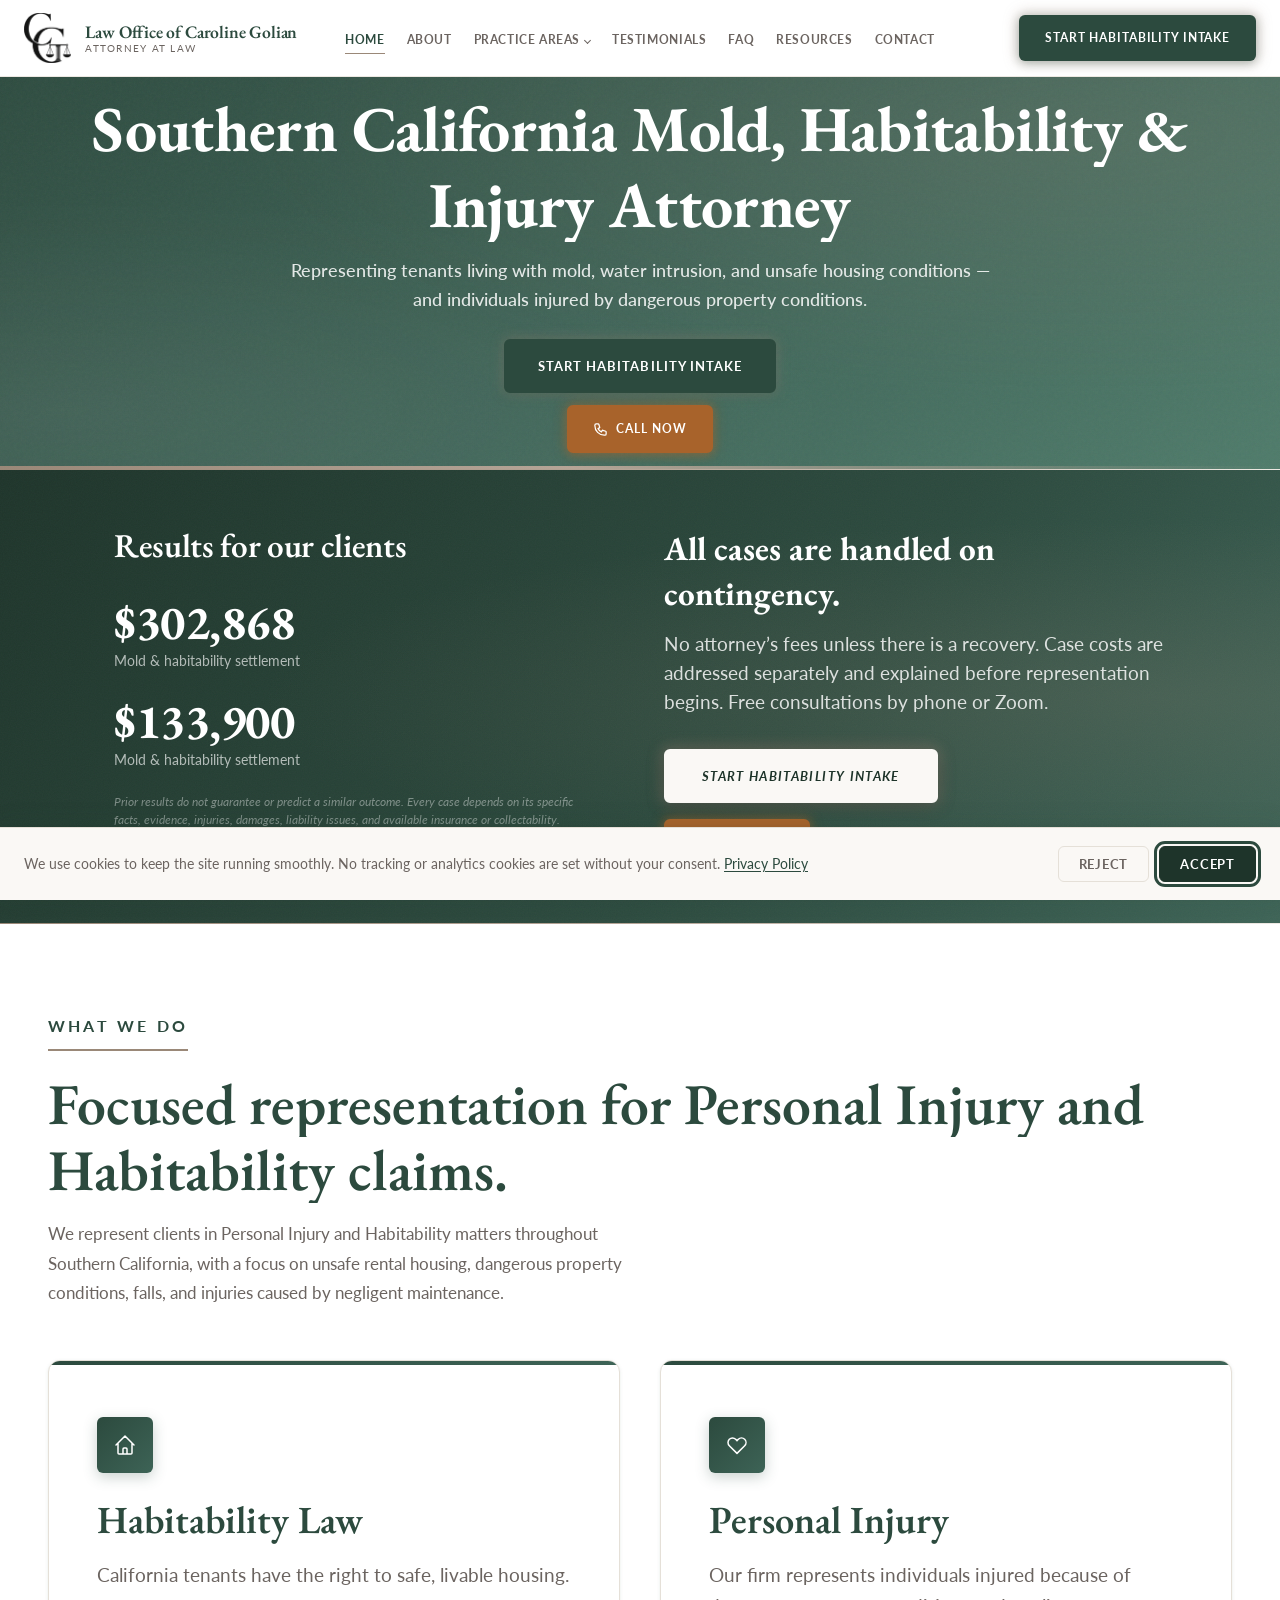
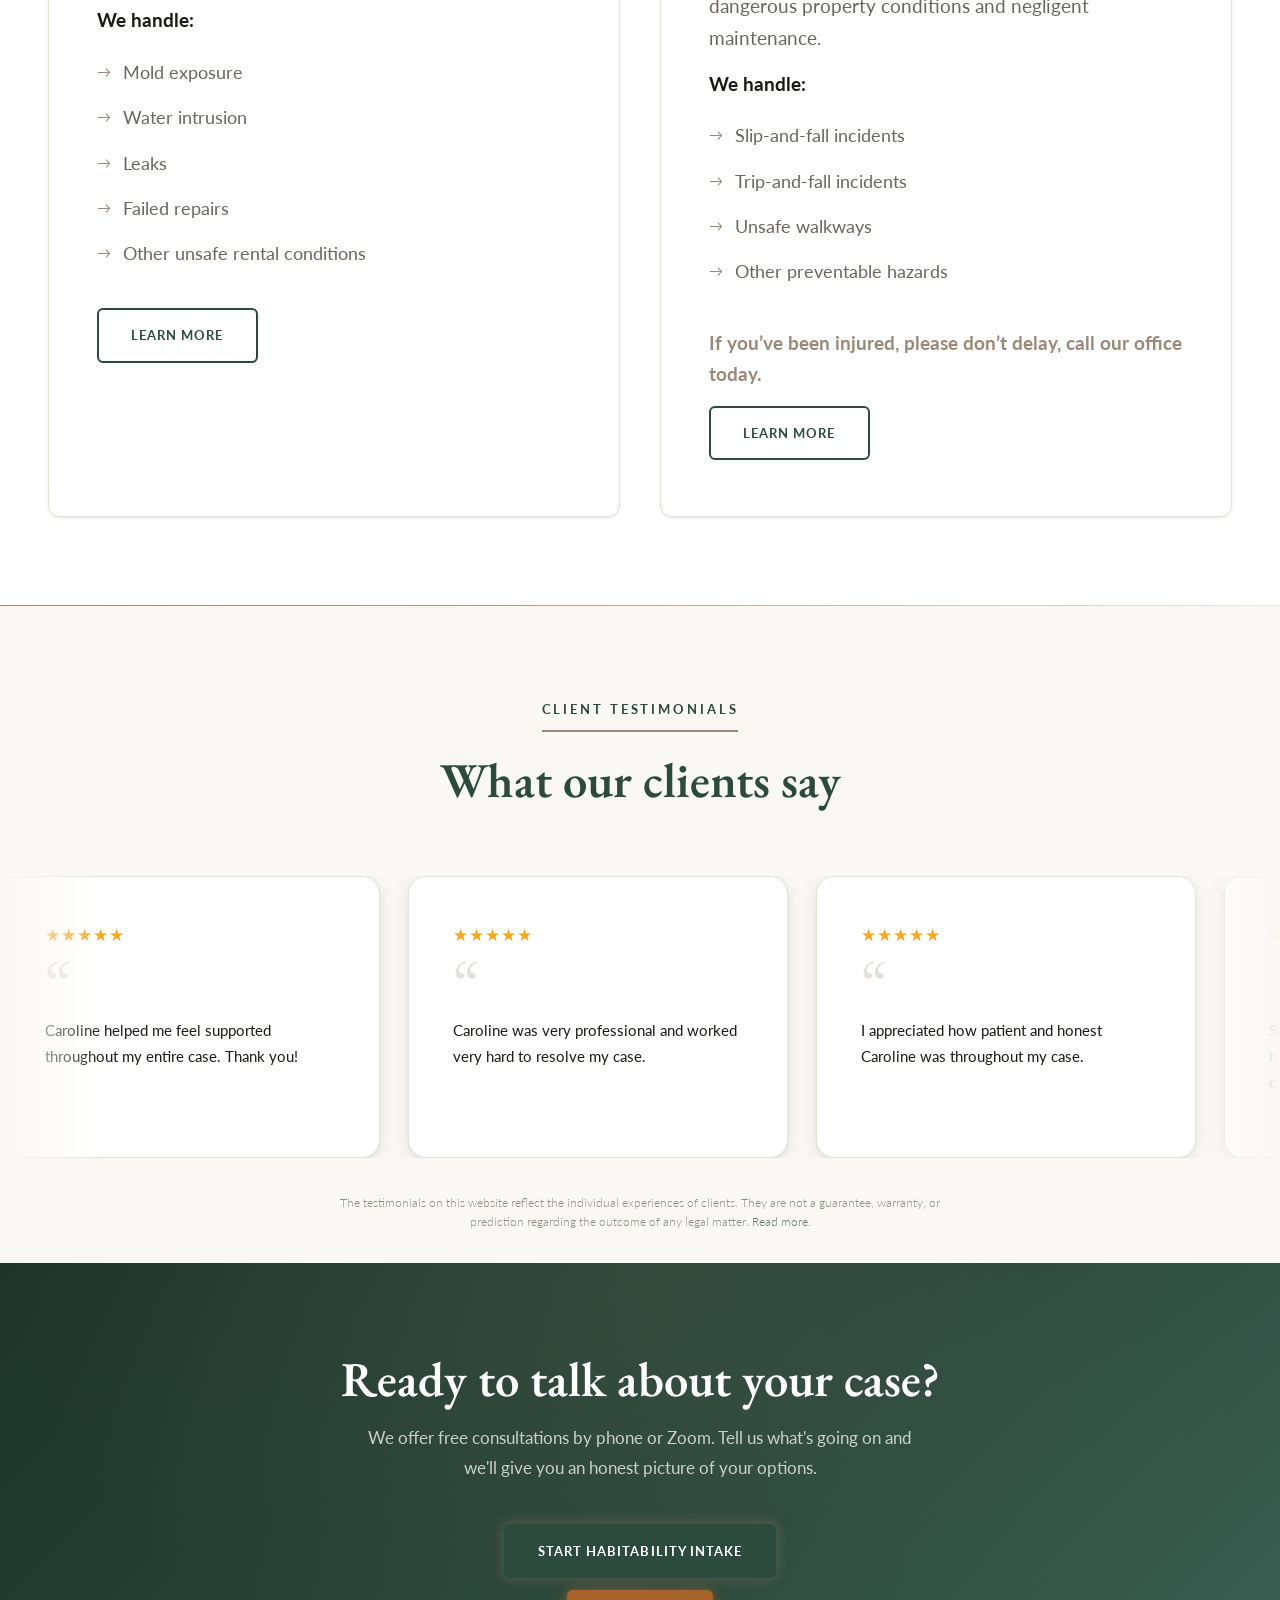
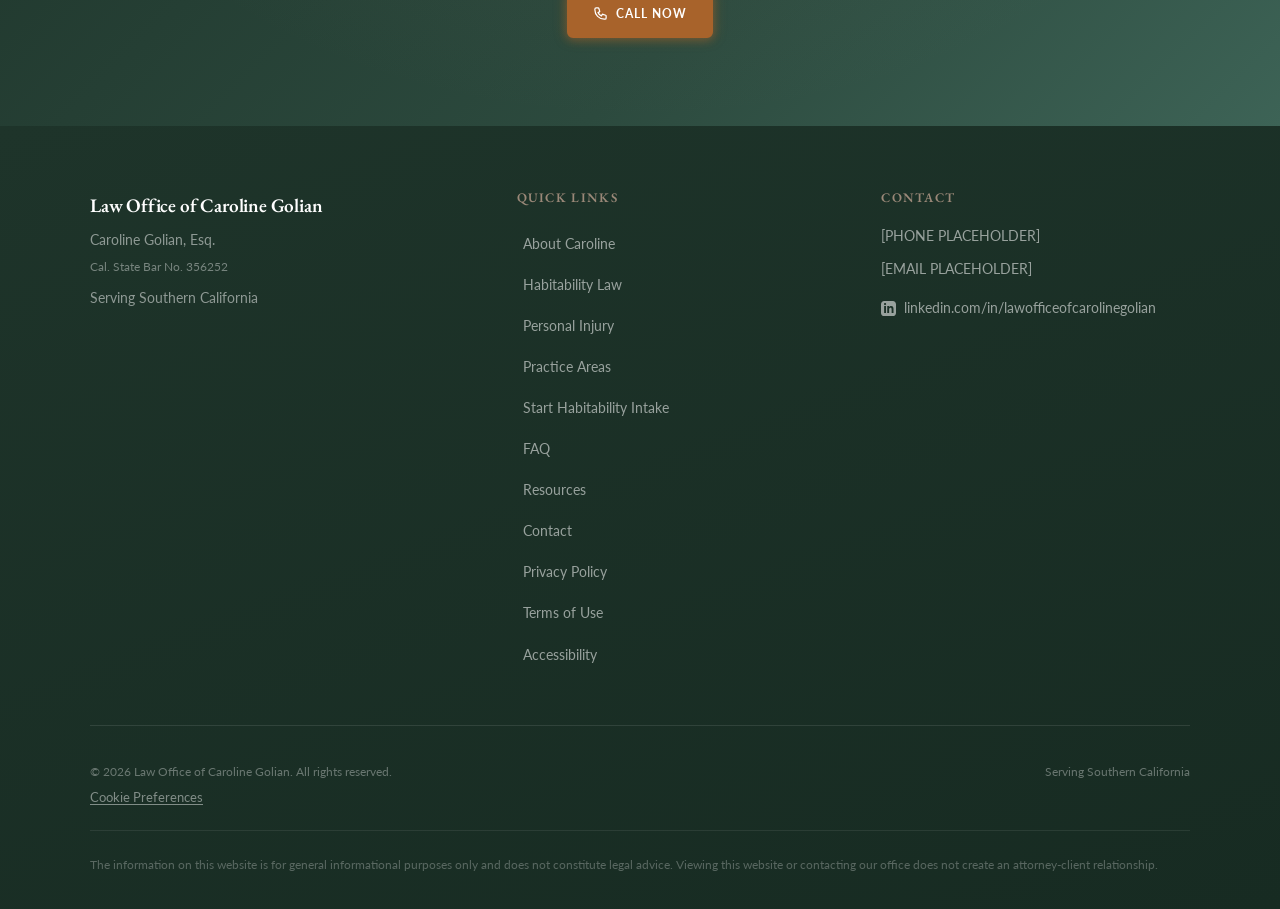
<file: index.html>
<!DOCTYPE html>
<html lang="en">
<head>
  <meta charset="UTF-8" />
  <meta name="viewport" content="width=device-width, initial-scale=1.0" />
  <title>Law Office of Caroline Golian | Habitability Law &amp; Personal Injury | Southern California</title>
  <meta name="description" content="Caroline Golian, Esq. represents tenants in mold and habitability cases and individuals injured in accidents throughout Southern California, both handled on contingency. Free consultations." />
  <link rel="preconnect" href="https://fonts.googleapis.com" />
  <link rel="preconnect" href="https://fonts.gstatic.com" crossorigin />
  <link rel="stylesheet" href="styles.css?v=20260701-34" />
  <link rel="canonical" href="https://lawofficecg.github.io/law-office/" />

  <!-- Open Graph / Social -->
  <meta property="og:type" content="website" />
  <meta property="og:site_name" content="Law Office of Caroline Golian" />
  <meta property="og:title" content="Law Office of Caroline Golian | Habitability Law &amp; Personal Injury | Southern California" />
  <meta property="og:description" content="Caroline Golian, Esq. represents tenants in mold and habitability cases and individuals injured in accidents throughout Southern California, both handled on contingency. Free consultations." />
  <meta property="og:url" content="https://lawofficecg.github.io/law-office/" />
  <meta property="og:image" content="https://lawofficecg.github.io/law-office/logo.png" />
  <meta name="twitter:card" content="summary" />
  <meta name="twitter:title" content="Law Office of Caroline Golian | Habitability Law &amp; Personal Injury | Southern California" />
  <meta name="twitter:description" content="Caroline Golian, Esq. represents tenants in mold and habitability cases and individuals injured in accidents throughout Southern California, both handled on contingency. Free consultations." />
  <meta name="twitter:image" content="https://lawofficecg.github.io/law-office/logo.png" />

  <!-- JSON-LD: Attorney / LegalService -->
  <script type="application/ld+json">
  {
    "@context": "https://schema.org",
    "@type": "LegalService",
    "name": "Law Office of Caroline Golian",
    "url": "https://lawofficecg.github.io/law-office/",
    "logo": "https://lawofficecg.github.io/law-office/logo.png",
    "description": "Tenant rights attorney representing clients in mold, habitability, and personal injury cases throughout Southern California.",
    "areaServed": {
      "@type": "State",
      "name": "California"
    },
    "serviceType": ["Habitability Law", "Mold Cases", "Personal Injury"],
    "priceRange": "Free consultation",
    "sameAs": [
      "https://linkedin.com/in/lawofficeofcarolinegolian"
    ],
    "attorney": {
      "@type": "Attorney",
      "name": "Caroline Golian",
      "honorificSuffix": "Esq.",
      "alumniOf": {
        "@type": "EducationalOrganization",
        "name": "University of La Verne College of Law"
      },
      "memberOf": {
        "@type": "Organization",
        "name": "State Bar of California",
        "identifier": "356252"
      }
    }
  }
  </script>
</head>
<body>
  <div id="scroll-progress" aria-hidden="true"></div>
  <div class="cursor-dot" aria-hidden="true"></div>
  <div class="cursor-ring" aria-hidden="true"></div>
  <a href="#main-content" class="skip-link">Skip to main content</a>
  <div class="page-overlay"></div>

  <!-- HEADER -->
  <header class="site-header" id="site-header">
    <div class="header-inner">
      <a href="index.html" class="site-logo">
        <img src="logo.png?v=20260701-34" alt="Law Office of Caroline Golian logo" />
        <span class="logo-text">
          <span class="logo-name">Law Office of Caroline Golian</span>
          <span class="logo-subtitle">Attorney at Law</span>
        </span>
      </a>
      <button class="nav-toggle" id="nav-toggle" aria-label="Toggle navigation" aria-expanded="false">
        <span></span><span></span><span></span>
      </button>
      <ul class="site-nav" id="site-nav" role="list">
        <li><a href="index.html" class="active">Home</a></li>
        <li><a href="about.html">About</a></li>
        <li class="nav-item-dropdown">
          <a href="practice-areas.html">Practice Areas<span class="dropdown-caret"></span></a>
          <ul class="nav-dropdown">
            <li><a href="personal-injury.html">Personal Injury</a></li>
            <li><a href="habitability.html">Habitability</a></li>
          </ul>
        </li>
        <li><a href="#testimonials">Testimonials</a></li>
        <li><a href="faq.html">FAQ</a></li>
        <li><a href="resources.html">Resources</a></li>
        <li><a href="contact.html">Contact</a></li>
        <li><a href="intake.html" class="nav-cta">Start Habitability Intake</a></li>
      </ul>
      <a href="intake.html" class="nav-cta nav-cta-desktop">Start Habitability Intake</a>
    </div>
  </header>

  <!-- HERO -->
  <section class="hero" id="main-content">
    <!-- Decorative background layers -->
    <div class="hero-grain" aria-hidden="true"></div>

    <!-- Hero content — centered single column -->
    <div class="hero-inner hero-inner-centered">
      <div class="hero-text">
        <h1 class="word-split">Southern California Mold, Habitability &amp; Injury Attorney</h1>
        <p class="hero-subheading">Representing tenants living with mold, water intrusion, and unsafe housing conditions — and individuals injured by dangerous property conditions.</p>
        <div class="hero-actions">
          <a href="intake.html" class="btn btn-primary btn-magnetic">Start Habitability Intake</a>
        </div>
        <div class="call-now-wrap">
          <a href="tel:[PHONE PLACEHOLDER]" class="btn btn-call btn-magnetic">
            <svg viewBox="0 0 24 24"><path stroke-linecap="round" stroke-linejoin="round" d="M3 5a2 2 0 012-2h3.28a1 1 0 01.948.684l1.498 4.493a1 1 0 01-.502 1.21l-2.257 1.13a11.042 11.042 0 005.516 5.516l1.13-2.257a1 1 0 011.21-.502l4.493 1.498a1 1 0 01.684.949V19a2 2 0 01-2 2h-1C9.716 21 3 14.284 3 6V5z"/></svg>
            Call Now
          </a>
        </div>
      </div>
    </div>
  </section>

  <div class="divider"><div class="divider-line"></div></div>

  <!-- RESULTS BAND -->
  <div class="results-band">
    <div class="results-band-inner">
      <div>
        <p class="results-label">Results for our clients</p>
        <div class="results-list stagger">
          <div class="result-item reveal">
            <span class="result-amount" data-target="475000" data-prefix="$">$475,000</span>
            <span class="result-desc">Mold &amp; habitability settlement</span>
          </div>
          <div class="result-item reveal">
            <span class="result-amount" data-target="210000" data-prefix="$">$210,000</span>
            <span class="result-desc">Mold &amp; habitability settlement</span>
          </div>
        </div>
        <p class="results-disclaimer">Prior results do not guarantee or predict a similar outcome. Every case depends on its specific facts, evidence, injuries, damages, liability issues, and available insurance or collectability.</p>
      </div>
      <div>
        <p class="results-tagline">
          <strong>All cases are handled on contingency.</strong>
          <span class="consult-line">No attorney&rsquo;s fees unless there is a recovery. Case costs are addressed separately and explained before representation begins. Free consultations by phone or Zoom.</span>
          <a href="intake.html" class="btn btn-consult btn-magnetic">Start Habitability Intake</a>
        </p>
        <div class="call-now-wrap">
          <a href="tel:[PHONE PLACEHOLDER]" class="btn btn-call btn-magnetic">
            <svg viewBox="0 0 24 24"><path stroke-linecap="round" stroke-linejoin="round" d="M3 5a2 2 0 012-2h3.28a1 1 0 01.948.684l1.498 4.493a1 1 0 01-.502 1.21l-2.257 1.13a11.042 11.042 0 005.516 5.516l1.13-2.257a1 1 0 011.21-.502l4.493 1.498a1 1 0 01.684.949V19a2 2 0 01-2 2h-1C9.716 21 3 14.284 3 6V5z"/></svg>
            Call Now
          </a>
        </div>
      </div>
    </div>
  </div>

  <div class="divider"><div class="divider-line"></div></div>

  <!-- PRACTICE AREAS PREVIEW -->
  <section class="practice-preview">
    <div class="container">
      <span class="section-label reveal">What We Do</span>
      <h2 class="section-heading word-split">Focused representation for Personal Injury and Habitability claims.</h2>
      <p class="section-subheading reveal">We represent clients in Personal Injury and Habitability matters throughout Southern California, with a focus on unsafe rental housing, dangerous property conditions, falls, and injuries caused by negligent maintenance.</p>
      <div class="cards-grid stagger">
        <div class="practice-card tilt-card spotlight-hover reveal">
          <div class="practice-card-icon">
            <svg viewBox="0 0 24 24"><path stroke-linecap="round" stroke-linejoin="round" d="M3 12l2-2m0 0l7-7 7 7M5 10v10a1 1 0 001 1h3m10-11l2 2m-2-2v10a1 1 0 01-1 1h-3m-6 0a1 1 0 001-1v-4a1 1 0 011-1h2a1 1 0 011 1v4a1 1 0 001 1m-6 0h6"/></svg>
          </div>
          <h3>Habitability Law</h3>
          <p>California tenants have the right to safe, livable housing.</p>
          <p class="practice-card-handle-label">We handle:</p>
          <ul class="practice-card-list">
            <li>Mold exposure</li>
            <li>Water intrusion</li>
            <li>Leaks</li>
            <li>Failed repairs</li>
            <li>Other unsafe rental conditions</li>
          </ul>
          <a href="practice-areas.html#habitability" class="btn btn-outline-green" aria-label="Learn more about Habitability Law">Learn More</a>
        </div>
        <div class="practice-card tilt-card spotlight-hover reveal">
          <div class="practice-card-icon">
            <svg viewBox="0 0 24 24"><path stroke-linecap="round" stroke-linejoin="round" d="M4.318 6.318a4.5 4.5 0 000 6.364L12 20.364l7.682-7.682a4.5 4.5 0 00-6.364-6.364L12 7.636l-1.318-1.318a4.5 4.5 0 00-6.364 0z"/></svg>
          </div>
          <h3>Personal Injury</h3>
          <p>Our firm represents individuals injured because of dangerous property conditions and negligent maintenance.</p>
          <p class="practice-card-handle-label">We handle:</p>
          <ul class="practice-card-list">
            <li>Slip-and-fall incidents</li>
            <li>Trip-and-fall incidents</li>
            <li>Unsafe walkways</li>
            <li>Other preventable hazards</li>
          </ul>
          <p style="font-weight:700;color:var(--accent);margin-bottom:16px;font-size:1.2em;">If you&rsquo;ve been injured, please don&rsquo;t delay, call our office today.</p>
          <a href="practice-areas.html#personal-injury" class="btn btn-outline-green" aria-label="Learn more about Personal Injury">Learn More</a>
        </div>
      </div>
    </div>
  </section>

  <div class="divider"><div class="divider-line"></div></div>

  <!-- TESTIMONIALS -->
  <section class="testimonials" id="testimonials">
    <div class="container">
      <span class="section-label reveal">Client Testimonials</span>
      <h2 class="section-heading reveal">What our clients say</h2>
    </div>
    <div class="testimonial-marquee" aria-label="Client testimonials">
      <div class="testimonial-marquee-track">
        <div class="testimonial-marquee-card spotlight-hover">
          <div class="tm-stars" aria-label="5 stars">★★★★★</div>
          <div class="tm-quote">&ldquo;</div>
          <p class="tm-text">Caroline helped me feel supported throughout my entire case. Thank you!</p>
        </div>
        <div class="testimonial-marquee-card spotlight-hover">
          <div class="tm-stars" aria-label="5 stars">★★★★★</div>
          <div class="tm-quote">&ldquo;</div>
          <p class="tm-text">Caroline was very professional and worked very hard to resolve my case.</p>
        </div>
        <div class="testimonial-marquee-card spotlight-hover">
          <div class="tm-stars" aria-label="5 stars">★★★★★</div>
          <div class="tm-quote">&ldquo;</div>
          <p class="tm-text">I appreciated how patient and honest Caroline was throughout my case.</p>
        </div>
        <div class="testimonial-marquee-card spotlight-hover">
          <div class="tm-stars" aria-label="5 stars">★★★★★</div>
          <div class="tm-quote">&ldquo;</div>
          <p class="tm-text">She stayed organized, kept me updated, and handled the case with professionalism and care.</p>
        </div>
        <div class="testimonial-marquee-card spotlight-hover">
          <div class="tm-stars" aria-label="5 stars">★★★★★</div>
          <div class="tm-quote">&ldquo;</div>
          <p class="tm-text">From the first consultation, Caroline was direct, prepared, and compassionate. She helped me understand the legal process and gave me confidence during a difficult time.</p>
        </div>
        <!-- Duplicated for seamless loop -->
        <div class="testimonial-marquee-card spotlight-hover" aria-hidden="true">
          <div class="tm-stars">★★★★★</div>
          <div class="tm-quote">&ldquo;</div>
          <p class="tm-text">Caroline helped me feel supported throughout my entire case. Thank you!</p>
        </div>
        <div class="testimonial-marquee-card spotlight-hover" aria-hidden="true">
          <div class="tm-stars">★★★★★</div>
          <div class="tm-quote">&ldquo;</div>
          <p class="tm-text">Caroline was very professional and worked very hard to resolve my case.</p>
        </div>
        <div class="testimonial-marquee-card spotlight-hover" aria-hidden="true">
          <div class="tm-stars">★★★★★</div>
          <div class="tm-quote">&ldquo;</div>
          <p class="tm-text">I appreciated how patient and honest Caroline was throughout my case.</p>
        </div>
        <div class="testimonial-marquee-card spotlight-hover" aria-hidden="true">
          <div class="tm-stars">★★★★★</div>
          <div class="tm-quote">&ldquo;</div>
          <p class="tm-text">She stayed organized, kept me updated, and handled the case with professionalism and care.</p>
        </div>
        <div class="testimonial-marquee-card spotlight-hover" aria-hidden="true">
          <div class="tm-stars">★★★★★</div>
          <div class="tm-quote">&ldquo;</div>
          <p class="tm-text">From the first consultation, Caroline was direct, prepared, and compassionate. She helped me understand the legal process and gave me confidence during a difficult time.</p>
        </div>
      </div>
    </div>
    <div class="container">
      <p class="testimonials-disclaimer">The testimonials on this website reflect the individual experiences of clients. They are not a guarantee, warranty, or prediction regarding the outcome of any legal matter. <a href="terms.html#testimonials-disclosure">Read more</a>.</p>
    </div>
  </section>

  <!-- BOTTOM CTA -->
  <section class="bottom-cta">
    <div class="container reveal">
      <h2>Ready to talk about your case?</h2>
      <p>We offer free consultations by phone or Zoom. Tell us what's going on and we'll give you an honest picture of your options.</p>
      <a href="intake.html" class="btn btn-primary btn-magnetic">Start Habitability Intake</a>
      <div class="call-now-wrap">
        <a href="tel:[PHONE PLACEHOLDER]" class="btn btn-call btn-magnetic">
          <svg viewBox="0 0 24 24"><path stroke-linecap="round" stroke-linejoin="round" d="M3 5a2 2 0 012-2h3.28a1 1 0 01.948.684l1.498 4.493a1 1 0 01-.502 1.21l-2.257 1.13a11.042 11.042 0 005.516 5.516l1.13-2.257a1 1 0 011.21-.502l4.493 1.498a1 1 0 01.684.949V19a2 2 0 01-2 2h-1C9.716 21 3 14.284 3 6V5z"/></svg>
          Call Now
        </a>
      </div>
    </div>
  </section>

  <!-- FOOTER -->
  <footer class="site-footer">
    <div class="footer-inner">
      <div class="footer-top">
        <div class="footer-brand">
          <p class="logo-name">Law Office of Caroline Golian</p>
          <p>Caroline Golian, Esq.</p>
          <p style="margin-top:4px;font-size:0.78rem;color:rgba(255,255,255,.4);">Cal. State Bar No. 356252</p>
          <p style="margin-top:10px;line-height:1.7">Serving Southern California</p>
        </div>
        <div class="footer-col">
          <h4>Quick Links</h4>
          <ul>
            <li><a href="about.html">About Caroline</a></li>
            <li><a href="habitability.html">Habitability Law</a></li>
            <li><a href="personal-injury.html">Personal Injury</a></li>
            <li><a href="practice-areas.html">Practice Areas</a></li>
            <li><a href="intake.html">Start Habitability Intake</a></li>
            <li><a href="faq.html">FAQ</a></li>
            <li><a href="resources.html">Resources</a></li>
            <li><a href="contact.html">Contact</a></li>
            <li><a href="privacy-policy.html">Privacy Policy</a></li>
            <li><a href="terms.html">Terms of Use</a></li>
            <li><a href="accessibility.html">Accessibility</a></li>
          </ul>
        </div>
        <div class="footer-col footer-contact">
          <h4>Contact</h4>
          <p><a href="tel:[PHONE PLACEHOLDER]">[PHONE PLACEHOLDER]</a></p>
          <p><a href="mailto:[EMAIL PLACEHOLDER]">[EMAIL PLACEHOLDER]</a></p>
          <a href="https://linkedin.com/in/lawofficeofcarolinegolian" target="_blank" rel="noopener" class="footer-linkedin">
            <svg width="15" height="15" viewBox="0 0 24 24" fill="currentColor"><path d="M19 0h-14c-2.761 0-5 2.239-5 5v14c0 2.761 2.239 5 5 5h14c2.762 0 5-2.239 5-5v-14c0-2.761-2.238-5-5-5zm-11 19h-3v-11h3v11zm-1.5-12.268c-.966 0-1.75-.79-1.75-1.764s.784-1.764 1.75-1.764 1.75.79 1.75 1.764-.783 1.764-1.75 1.764zm13.5 12.268h-3v-5.604c0-3.368-4-3.113-4 0v5.604h-3v-11h3v1.765c1.396-2.586 7-2.777 7 2.476v6.759z"/></svg>
            linkedin.com/in/lawofficeofcarolinegolian
          </a>
        </div>
      </div>
      <div class="footer-bottom">
        <p>&copy; 2026 Law Office of Caroline Golian. All rights reserved.</p>
        <p>Serving Southern California</p>
      </div>
      <button class="cookie-pref-link" type="button">Cookie Preferences</button>
      <p class="footer-disclaimer">The information on this website is for general informational purposes only and does not constitute legal advice. Viewing this website or contacting our office does not create an attorney-client relationship.</p>
    </div>
  </footer>

  <script src="main.js?v=20260701-34" defer></script>
  <script src="cookie-consent.js" defer></script>
</body>
</html>
</file>
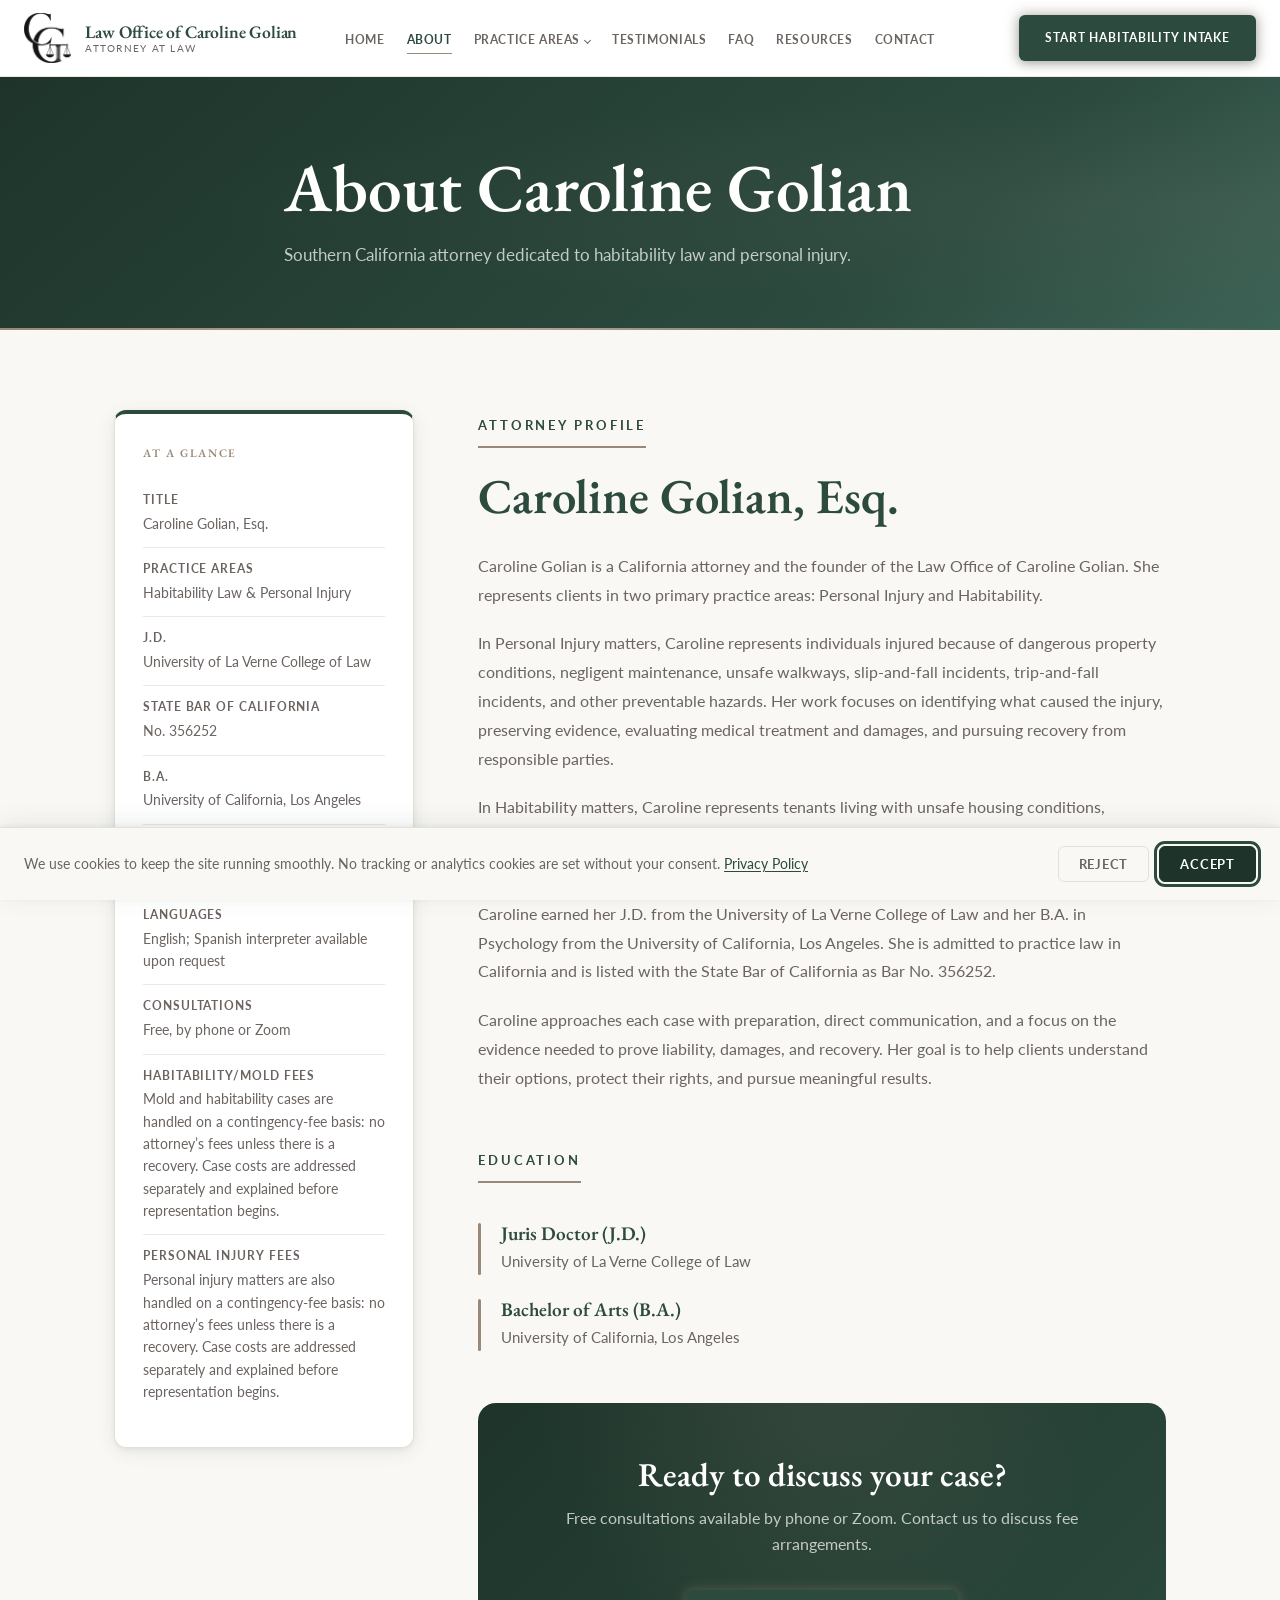
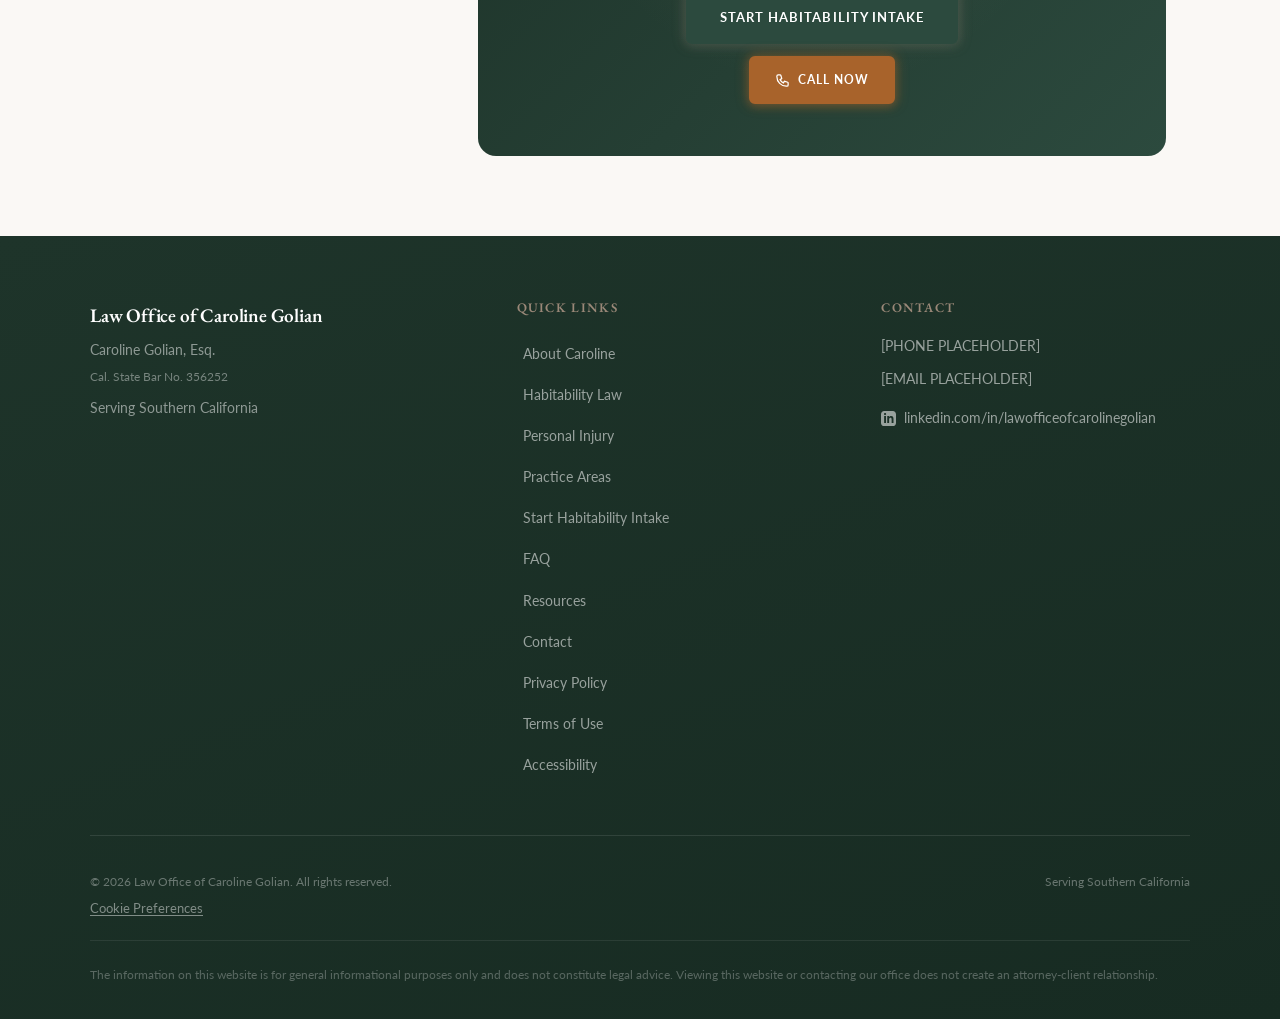
<file: about.html>
<!DOCTYPE html>
<html lang="en">
<head>
  <meta charset="UTF-8" />
  <meta name="viewport" content="width=device-width, initial-scale=1.0" />
  <title>About Caroline Golian | Law Office of Caroline Golian</title>
  <meta name="description" content="Learn about Caroline Golian, Esq., Southern California attorney representing tenants in mold and habitability cases and individuals in personal injury matters. J.D., University of La Verne College of Law." />
  <link rel="preconnect" href="https://fonts.googleapis.com" />
  <link rel="preconnect" href="https://fonts.gstatic.com" crossorigin />
  <link rel="stylesheet" href="styles.css?v=20260701-34" />
  <link rel="canonical" href="https://lawofficecg.github.io/law-office/about.html" />

  <!-- Open Graph / Social -->
  <meta property="og:type" content="profile" />
  <meta property="og:site_name" content="Law Office of Caroline Golian" />
  <meta property="og:title" content="About Caroline Golian | Law Office of Caroline Golian" />
  <meta property="og:description" content="Learn about Caroline Golian, Esq., Southern California attorney representing tenants in mold and habitability cases and individuals in personal injury matters. J.D., University of La Verne College of Law." />
  <meta property="og:url" content="https://lawofficecg.github.io/law-office/about.html" />
  <meta property="og:image" content="https://lawofficecg.github.io/law-office/logo.png" />
  <meta name="twitter:card" content="summary" />
  <meta name="twitter:title" content="About Caroline Golian | Law Office of Caroline Golian" />
  <meta name="twitter:description" content="Learn about Caroline Golian, Esq., Southern California attorney representing tenants in mold and habitability cases and individuals in personal injury matters. J.D., University of La Verne College of Law." />
  <meta name="twitter:image" content="https://lawofficecg.github.io/law-office/logo.png" />

  <!-- JSON-LD: Attorney profile -->
  <script type="application/ld+json">
  {
    "@context": "https://schema.org",
    "@type": "Attorney",
    "name": "Caroline Golian",
    "honorificSuffix": "Esq.",
    "url": "https://lawofficecg.github.io/law-office/about.html",
    "image": "https://lawofficecg.github.io/law-office/logo.png",
    "jobTitle": "Attorney at Law",
    "worksFor": {
      "@type": "LegalService",
      "name": "Law Office of Caroline Golian",
      "url": "https://lawofficecg.github.io/law-office/"
    },
    "alumniOf": [
      {
        "@type": "CollegeOrUniversity",
        "name": "University of La Verne College of Law"
      },
      {
        "@type": "CollegeOrUniversity",
        "name": "University of California, Los Angeles"
      }
    ],
    "memberOf": {
      "@type": "Organization",
      "name": "State Bar of California",
      "identifier": "356252"
    },
    "knowsAbout": ["Habitability Law", "Mold Litigation", "Personal Injury Law"],
    "areaServed": {
      "@type": "State",
      "name": "California"
    },
    "sameAs": [
      "https://linkedin.com/in/lawofficeofcarolinegolian"
    ]
  }
  </script>
</head>
<body>
  <div id="scroll-progress" aria-hidden="true"></div>
  <div class="cursor-dot" aria-hidden="true"></div>
  <div class="cursor-ring" aria-hidden="true"></div>
  <a href="#main-content" class="skip-link">Skip to main content</a>
  <div class="page-overlay"></div>

  <header class="site-header" id="site-header">
    <div class="header-inner">
      <a href="index.html" class="site-logo">
        <img src="logo.png?v=20260701-34" alt="Law Office of Caroline Golian logo" />
        <span class="logo-text">
          <span class="logo-name">Law Office of Caroline Golian</span>
          <span class="logo-subtitle">Attorney at Law</span>
        </span>
      </a>
      <button class="nav-toggle" id="nav-toggle" aria-label="Toggle navigation" aria-expanded="false">
        <span></span><span></span><span></span>
      </button>
      <ul class="site-nav" id="site-nav" role="list">
        <li><a href="index.html">Home</a></li>
        <li><a href="about.html" class="active">About</a></li>
        <li class="nav-item-dropdown">
          <a href="practice-areas.html">Practice Areas<span class="dropdown-caret"></span></a>
          <ul class="nav-dropdown">
            <li><a href="personal-injury.html">Personal Injury</a></li>
            <li><a href="habitability.html">Habitability</a></li>
          </ul>
        </li>
        <li><a href="index.html#testimonials">Testimonials</a></li>
        <li><a href="faq.html">FAQ</a></li>
        <li><a href="resources.html">Resources</a></li>
        <li><a href="contact.html">Contact</a></li>
        <li><a href="intake.html" class="nav-cta">Start Habitability Intake</a></li>
      </ul>
      <a href="intake.html" class="nav-cta nav-cta-desktop">Start Habitability Intake</a>
    </div>
  </header>

  <section class="page-hero" id="main-content">
    <div class="container">
      <h1>About Caroline Golian</h1>
      <p>Southern California attorney dedicated to habitability law and personal injury.</p>
    </div>
  </section>

  <div class="about-wrap">
    <div class="about-grid">

      <aside class="about-sidebar reveal-left">
        <h4>At a Glance</h4>
        <ul>
          <li><strong>Title</strong>Caroline Golian, Esq.</li>
          <li><strong>Practice Areas</strong>Habitability Law &amp; Personal Injury</li>
          <li><strong>J.D.</strong>University of La Verne College of Law</li>
          <li><strong>State Bar of California</strong>No. 356252</li>
          <li><strong>B.A.</strong>University of California, Los Angeles</li>
          <li><strong>Location</strong>Southern California, Remote</li>
          <li><strong>Languages</strong>English; Spanish interpreter available upon request</li>
          <li><strong>Consultations</strong>Free, by phone or Zoom</li>
          <li><strong>Habitability/Mold Fees</strong>Mold and habitability cases are handled on a contingency-fee basis: no attorney&rsquo;s fees unless there is a recovery. Case costs are addressed separately and explained before representation begins.</li>
          <li><strong>Personal Injury Fees</strong>Personal injury matters are also handled on a contingency-fee basis: no attorney&rsquo;s fees unless there is a recovery. Case costs are addressed separately and explained before representation begins.</li>
        </ul>
      </aside>

      <div class="about-main">
        <span class="section-label reveal">Attorney Profile</span>
        <h2 class="reveal" style="margin-bottom:28px;">Caroline Golian, Esq.</h2>

        <div class="bio-content reveal">
          <p>Caroline Golian is a California attorney and the founder of the Law Office of Caroline Golian. She represents clients in two primary practice areas: Personal Injury and Habitability.</p>
          <p>In Personal Injury matters, Caroline represents individuals injured because of dangerous property conditions, negligent maintenance, unsafe walkways, slip-and-fall incidents, trip-and-fall incidents, and other preventable hazards. Her work focuses on identifying what caused the injury, preserving evidence, evaluating medical treatment and damages, and pursuing recovery from responsible parties.</p>
          <p>In Habitability matters, Caroline represents tenants living with unsafe housing conditions, including mold exposure, water intrusion, leaks, landlord failure to repair, and other conditions that affect the safety and livability of a rental property.</p>
          <p>Caroline earned her J.D. from the University of La Verne College of Law and her B.A. in Psychology from the University of California, Los Angeles. She is admitted to practice law in California and is listed with the State Bar of California as Bar No. 356252.</p>
          <p>Caroline approaches each case with preparation, direct communication, and a focus on the evidence needed to prove liability, damages, and recovery. Her goal is to help clients understand their options, protect their rights, and pursue meaningful results.</p>
        </div>

        <div style="margin-top:52px;" class="reveal">
          <span class="section-label">Education</span>
          <div style="display:flex;flex-direction:column;gap:24px;margin-top:20px;">
            <div class="edu-item">
              <div class="edu-bar"></div>
              <div>
                <h4 style="color:var(--green);margin-bottom:4px;">Juris Doctor (J.D.)</h4>
                <p style="color:var(--text-muted);font-size:0.95rem;margin:0;">University of La Verne College of Law</p>
              </div>
            </div>
            <div class="edu-item">
              <div class="edu-bar"></div>
              <div>
                <h4 style="color:var(--green);margin-bottom:4px;">Bachelor of Arts (B.A.)</h4>
                <p style="color:var(--text-muted);font-size:0.95rem;margin:0;">University of California, Los Angeles</p>
              </div>
            </div>
          </div>
        </div>

        <div class="cta-box tilt-card spotlight-hover reveal" style="margin-top:52px;">
          <h3>Ready to discuss your case?</h3>
          <p>Free consultations available by phone or Zoom. Contact us to discuss fee arrangements.</p>
          <a href="intake.html" class="btn btn-primary btn-magnetic">Start Habitability Intake</a>
          <div class="call-now-wrap">
            <a href="tel:[PHONE PLACEHOLDER]" class="btn btn-call btn-magnetic">
              <svg viewBox="0 0 24 24"><path stroke-linecap="round" stroke-linejoin="round" d="M3 5a2 2 0 012-2h3.28a1 1 0 01.948.684l1.498 4.493a1 1 0 01-.502 1.21l-2.257 1.13a11.042 11.042 0 005.516 5.516l1.13-2.257a1 1 0 011.21-.502l4.493 1.498a1 1 0 01.684.949V19a2 2 0 01-2 2h-1C9.716 21 3 14.284 3 6V5z"/></svg>
              Call Now
            </a>
          </div>
        </div>
      </div>

    </div>
  </div>

  <footer class="site-footer">
    <div class="footer-inner">
      <div class="footer-top">
        <div class="footer-brand">
          <p class="logo-name">Law Office of Caroline Golian</p>
          <p>Caroline Golian, Esq.</p>
          <p style="font-size:0.78rem;color:rgba(255,255,255,.4);margin-top:4px;">Cal. State Bar No. 356252</p>
          <p style="margin-top:10px;line-height:1.7">Serving Southern California</p>
        </div>
        <div class="footer-col">
          <h4>Quick Links</h4>
          <ul>
            <li><a href="about.html">About Caroline</a></li>
            <li><a href="habitability.html">Habitability Law</a></li>
            <li><a href="personal-injury.html">Personal Injury</a></li>
            <li><a href="practice-areas.html">Practice Areas</a></li>
            <li><a href="intake.html">Start Habitability Intake</a></li>
            <li><a href="faq.html">FAQ</a></li>
            <li><a href="resources.html">Resources</a></li>
            <li><a href="contact.html">Contact</a></li>
            <li><a href="privacy-policy.html">Privacy Policy</a></li>
            <li><a href="terms.html">Terms of Use</a></li>
            <li><a href="accessibility.html">Accessibility</a></li>
          </ul>
        </div>
        <div class="footer-col footer-contact">
          <h4>Contact</h4>
          <p><a href="tel:[PHONE PLACEHOLDER]">[PHONE PLACEHOLDER]</a></p>
          <p><a href="mailto:[EMAIL PLACEHOLDER]">[EMAIL PLACEHOLDER]</a></p>
          <a href="https://linkedin.com/in/lawofficeofcarolinegolian" target="_blank" rel="noopener" class="footer-linkedin">
            <svg width="15" height="15" viewBox="0 0 24 24" fill="currentColor"><path d="M19 0h-14c-2.761 0-5 2.239-5 5v14c0 2.761 2.239 5 5 5h14c2.762 0 5-2.239 5-5v-14c0-2.761-2.238-5-5-5zm-11 19h-3v-11h3v11zm-1.5-12.268c-.966 0-1.75-.79-1.75-1.764s.784-1.764 1.75-1.764 1.75.79 1.75 1.764-.783 1.764-1.75 1.764zm13.5 12.268h-3v-5.604c0-3.368-4-3.113-4 0v5.604h-3v-11h3v1.765c1.396-2.586 7-2.777 7 2.476v6.759z"/></svg>
            linkedin.com/in/lawofficeofcarolinegolian
          </a>
        </div>
      </div>
      <div class="footer-bottom">
        <p>&copy; 2026 Law Office of Caroline Golian. All rights reserved.</p>
        <p>Serving Southern California</p>
      </div>
      <button class="cookie-pref-link" type="button">Cookie Preferences</button>
      <p class="footer-disclaimer">The information on this website is for general informational purposes only and does not constitute legal advice. Viewing this website or contacting our office does not create an attorney-client relationship.</p>
    </div>
  </footer>

  <script src="main.js?v=20260701-34" defer></script>
  <script src="cookie-consent.js" defer></script>
</body>
</html>
</file>
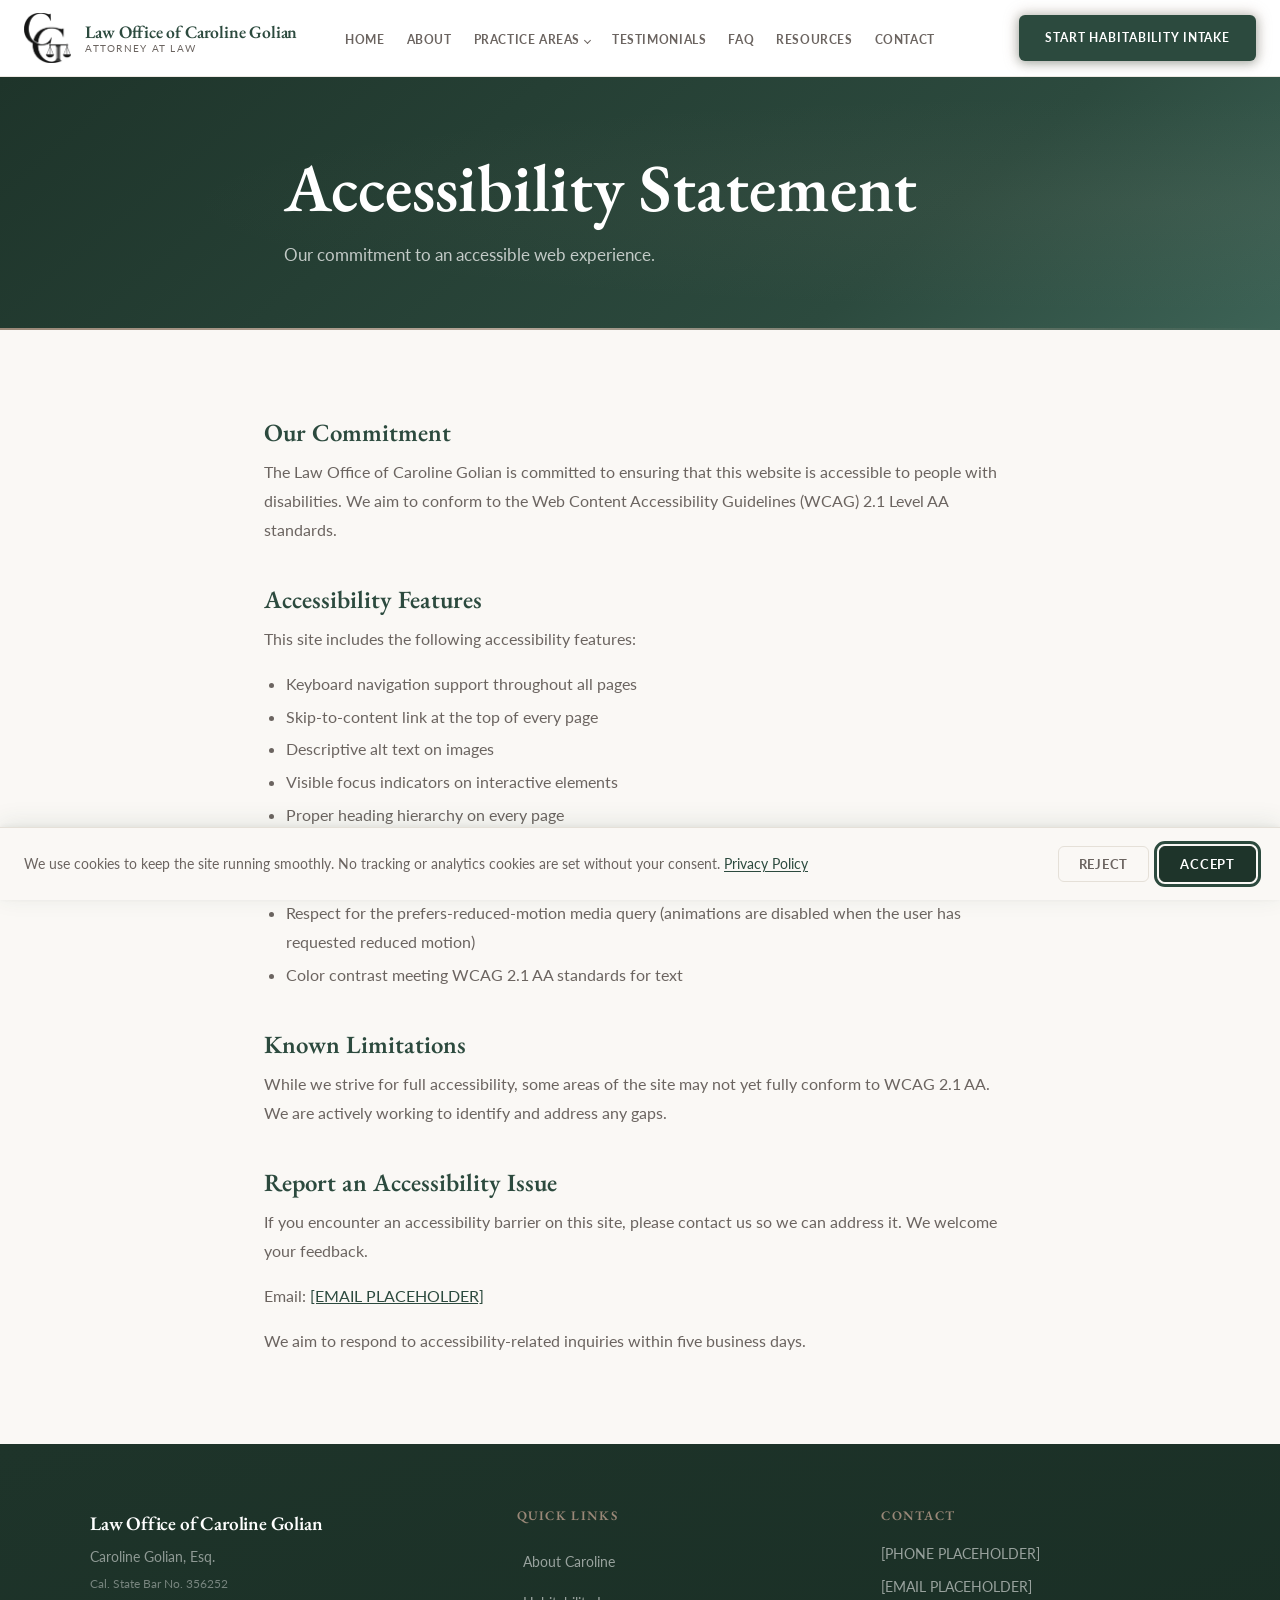
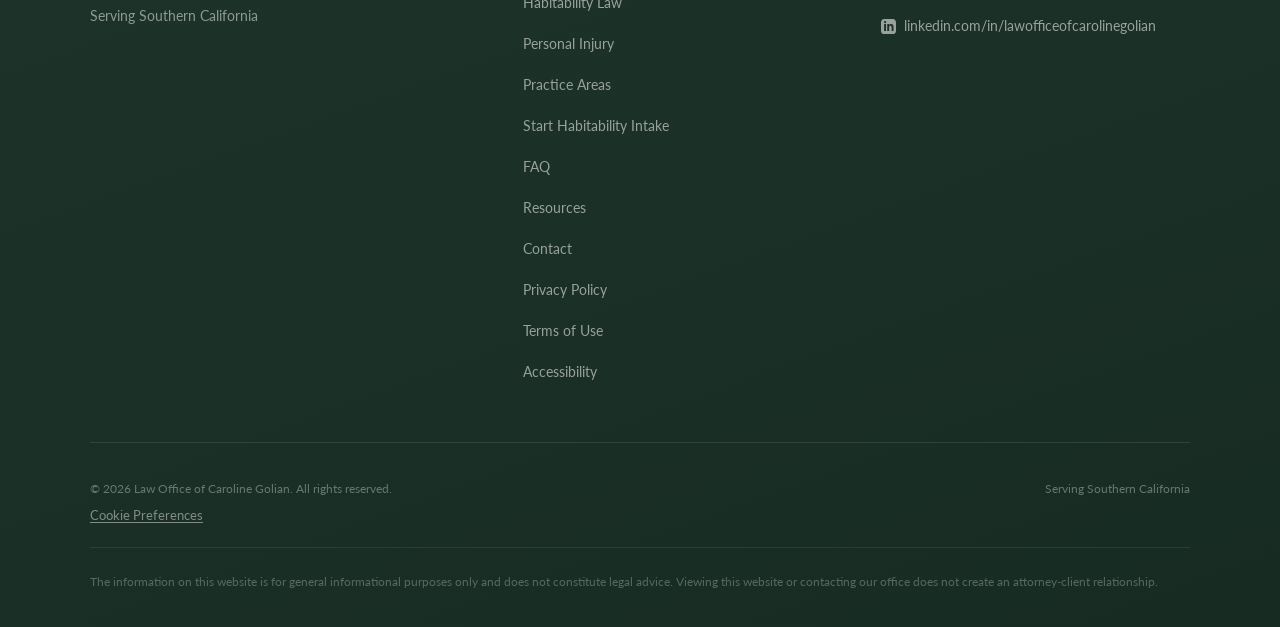
<file: accessibility.html>
<!DOCTYPE html>
<html lang="en">
<head>
  <meta charset="UTF-8" />
  <meta name="viewport" content="width=device-width, initial-scale=1.0" />
  <title>Accessibility Statement | Law Office of Caroline Golian</title>
  <meta name="description" content="Accessibility statement for the Law Office of Caroline Golian website." />
  <link rel="preconnect" href="https://fonts.googleapis.com" />
  <link rel="preconnect" href="https://fonts.gstatic.com" crossorigin />
  <link rel="stylesheet" href="styles.css?v=20260701-34" />
  <link rel="canonical" href="https://lawofficecg.github.io/law-office/accessibility.html" />
  <meta name="robots" content="noindex, follow" />

  <!-- Open Graph / Social -->
  <meta property="og:type" content="website" />
  <meta property="og:site_name" content="Law Office of Caroline Golian" />
  <meta property="og:title" content="Accessibility Statement | Law Office of Caroline Golian" />
  <meta property="og:description" content="Accessibility statement for the Law Office of Caroline Golian website." />
  <meta property="og:url" content="https://lawofficecg.github.io/law-office/accessibility.html" />
  <meta property="og:image" content="https://lawofficecg.github.io/law-office/logo.png" />
</head>
<body>
  <div id="scroll-progress" aria-hidden="true"></div>
  <div class="cursor-dot" aria-hidden="true"></div>
  <div class="cursor-ring" aria-hidden="true"></div>
  <a href="#main-content" class="skip-link">Skip to main content</a>
  <div class="page-overlay"></div>

  <header class="site-header" id="site-header">
    <div class="header-inner">
      <a href="index.html" class="site-logo">
        <img src="logo.png?v=20260701-34" alt="Law Office of Caroline Golian logo" />
        <span class="logo-text">
          <span class="logo-name">Law Office of Caroline Golian</span>
          <span class="logo-subtitle">Attorney at Law</span>
        </span>
      </a>
      <button class="nav-toggle" id="nav-toggle" aria-label="Toggle navigation" aria-expanded="false">
        <span></span><span></span><span></span>
      </button>
      <ul class="site-nav" id="site-nav" role="list">
        <li><a href="index.html">Home</a></li>
        <li><a href="about.html">About</a></li>
        <li class="nav-item-dropdown">
          <a href="practice-areas.html">Practice Areas<span class="dropdown-caret"></span></a>
          <ul class="nav-dropdown">
            <li><a href="personal-injury.html">Personal Injury</a></li>
            <li><a href="habitability.html">Habitability</a></li>
          </ul>
        </li>
        <li><a href="index.html#testimonials">Testimonials</a></li>
        <li><a href="faq.html">FAQ</a></li>
        <li><a href="resources.html">Resources</a></li>
        <li><a href="contact.html">Contact</a></li>
        <li><a href="intake.html" class="nav-cta">Start Habitability Intake</a></li>
      </ul>
      <a href="intake.html" class="nav-cta nav-cta-desktop">Start Habitability Intake</a>
    </div>
  </header>

  <section class="page-hero" id="main-content">
    <div class="container">
      <h1>Accessibility Statement</h1>
      <p>Our commitment to an accessible web experience.</p>
    </div>
  </section>

  <section style="padding:var(--section-v) 24px;">
    <div class="container" style="max-width:800px;">

      <div class="legal-prose reveal">

        <h2>Our Commitment</h2>
        <p>The Law Office of Caroline Golian is committed to ensuring that this website is accessible to people with disabilities. We aim to conform to the Web Content Accessibility Guidelines (WCAG) 2.1 Level AA standards.</p>

        <h2>Accessibility Features</h2>
        <p>This site includes the following accessibility features:</p>
        <ul>
          <li>Keyboard navigation support throughout all pages</li>
          <li>Skip-to-content link at the top of every page</li>
          <li>Descriptive alt text on images</li>
          <li>Visible focus indicators on interactive elements</li>
          <li>Proper heading hierarchy on every page</li>
          <li>Form labels associated with their inputs</li>
          <li>ARIA attributes on dynamic elements such as the mobile navigation, accordions, and form progress bar</li>
          <li>Respect for the prefers-reduced-motion media query (animations are disabled when the user has requested reduced motion)</li>
          <li>Color contrast meeting WCAG 2.1 AA standards for text</li>
        </ul>

        <h2>Known Limitations</h2>
        <p>While we strive for full accessibility, some areas of the site may not yet fully conform to WCAG 2.1 AA. We are actively working to identify and address any gaps.</p>

        <h2>Report an Accessibility Issue</h2>
        <p>If you encounter an accessibility barrier on this site, please contact us so we can address it. We welcome your feedback.</p>
        <p>Email: <a href="mailto:[EMAIL PLACEHOLDER]">[EMAIL PLACEHOLDER]</a></p>
        <p>We aim to respond to accessibility-related inquiries within five business days.</p>

      </div>

    </div>
  </section>

  <footer class="site-footer">
    <div class="footer-inner">
      <div class="footer-top">
        <div class="footer-brand">
          <p class="logo-name">Law Office of Caroline Golian</p>
          <p>Caroline Golian, Esq.</p>
          <p style="font-size:0.78rem;color:rgba(255,255,255,.4);margin-top:4px;">Cal. State Bar No. 356252</p>
          <p style="margin-top:10px;line-height:1.7">Serving Southern California</p>
        </div>
        <div class="footer-col">
          <h4>Quick Links</h4>
          <ul>
            <li><a href="about.html">About Caroline</a></li>
            <li><a href="habitability.html">Habitability Law</a></li>
            <li><a href="personal-injury.html">Personal Injury</a></li>
            <li><a href="practice-areas.html">Practice Areas</a></li>
            <li><a href="intake.html">Start Habitability Intake</a></li>
            <li><a href="faq.html">FAQ</a></li>
            <li><a href="resources.html">Resources</a></li>
            <li><a href="contact.html">Contact</a></li>
            <li><a href="privacy-policy.html">Privacy Policy</a></li>
            <li><a href="terms.html">Terms of Use</a></li>
            <li><a href="accessibility.html">Accessibility</a></li>
          </ul>
        </div>
        <div class="footer-col footer-contact">
          <h4>Contact</h4>
          <p><a href="tel:[PHONE PLACEHOLDER]">[PHONE PLACEHOLDER]</a></p>
          <p><a href="mailto:[EMAIL PLACEHOLDER]">[EMAIL PLACEHOLDER]</a></p>
          <a href="https://linkedin.com/in/lawofficeofcarolinegolian" target="_blank" rel="noopener" class="footer-linkedin">
            <svg width="15" height="15" viewBox="0 0 24 24" fill="currentColor"><path d="M19 0h-14c-2.761 0-5 2.239-5 5v14c0 2.761 2.239 5 5 5h14c2.762 0 5-2.239 5-5v-14c0-2.761-2.238-5-5-5zm-11 19h-3v-11h3v11zm-1.5-12.268c-.966 0-1.75-.79-1.75-1.764s.784-1.764 1.75-1.764 1.75.79 1.75 1.764-.783 1.764-1.75 1.764zm13.5 12.268h-3v-5.604c0-3.368-4-3.113-4 0v5.604h-3v-11h3v1.765c1.396-2.586 7-2.777 7 2.476v6.759z"/></svg>
            linkedin.com/in/lawofficeofcarolinegolian
          </a>
        </div>
      </div>
      <div class="footer-bottom">
        <p>&copy; 2026 Law Office of Caroline Golian. All rights reserved.</p>
        <p>Serving Southern California</p>
      </div>
      <button class="cookie-pref-link" type="button">Cookie Preferences</button>
      <p class="footer-disclaimer">The information on this website is for general informational purposes only and does not constitute legal advice. Viewing this website or contacting our office does not create an attorney-client relationship.</p>
    </div>
  </footer>

  <script src="main.js?v=20260701-34" defer></script>
  <script src="cookie-consent.js" defer></script>
</body>
</html>
</file>
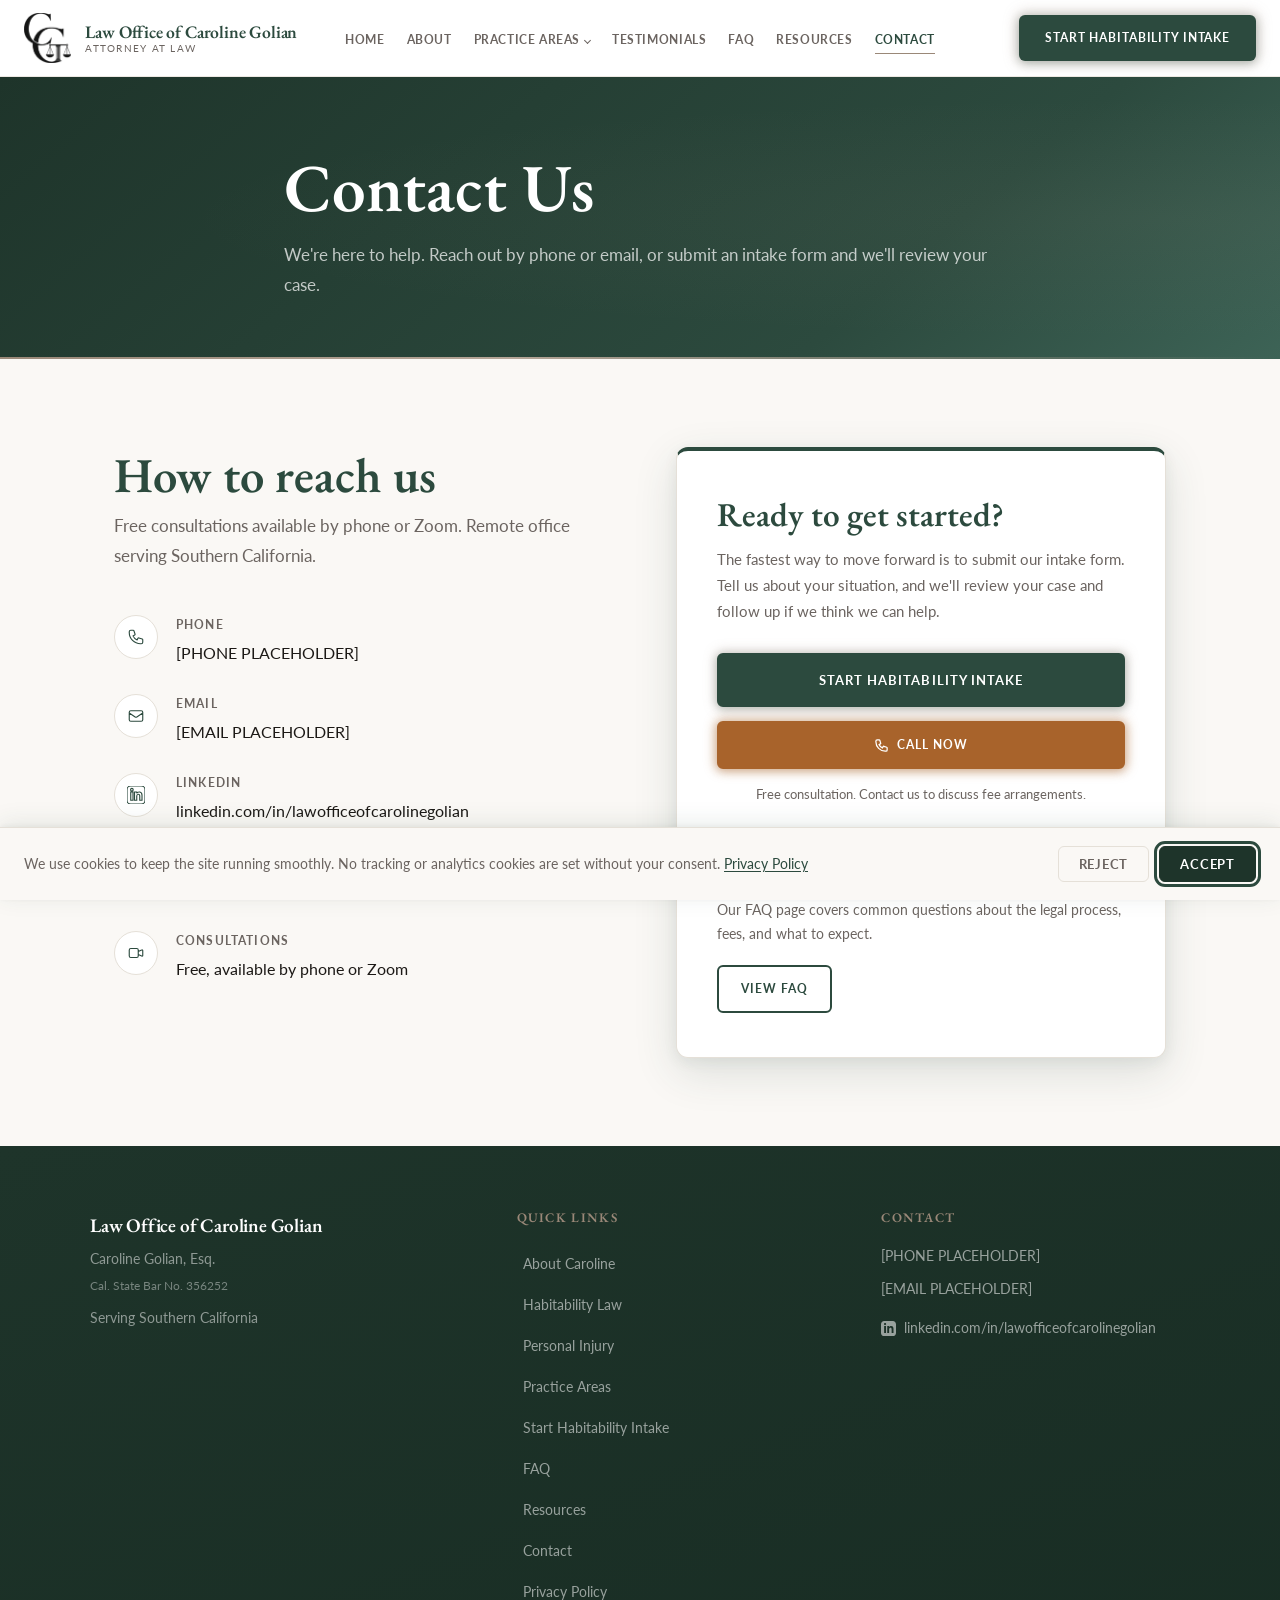
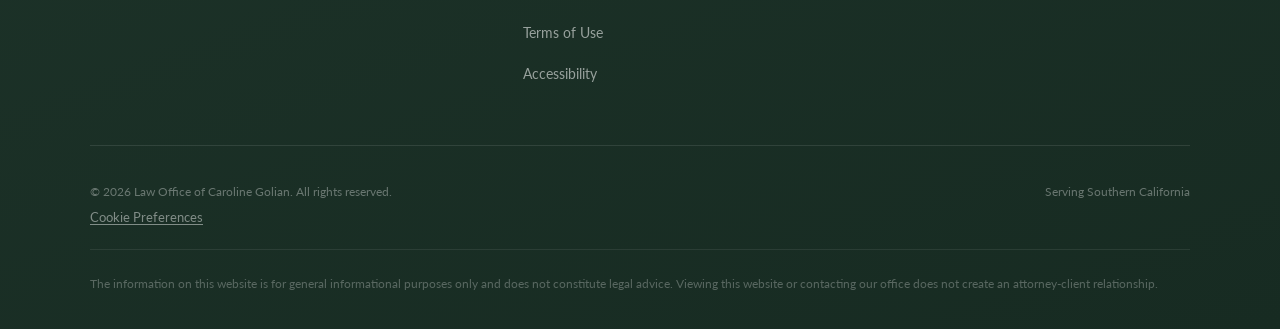
<file: contact.html>
<!DOCTYPE html>
<html lang="en">
<head>
  <meta charset="UTF-8" />
  <meta name="viewport" content="width=device-width, initial-scale=1.0" />
  <title>Contact | Law Office of Caroline Golian</title>
  <meta name="description" content="Get in touch with the Law Office of Caroline Golian. Free consultations by phone or Zoom. Serving Southern California." />
  <link rel="preconnect" href="https://fonts.googleapis.com" />
  <link rel="preconnect" href="https://fonts.gstatic.com" crossorigin />
  <link rel="stylesheet" href="styles.css?v=20260701-34" />
  <link rel="canonical" href="https://lawofficecg.github.io/law-office/contact.html" />

  <!-- Open Graph / Social -->
  <meta property="og:type" content="website" />
  <meta property="og:site_name" content="Law Office of Caroline Golian" />
  <meta property="og:title" content="Contact | Law Office of Caroline Golian" />
  <meta property="og:description" content="Get in touch with the Law Office of Caroline Golian. Free consultations by phone or Zoom. Serving Southern California." />
  <meta property="og:url" content="https://lawofficecg.github.io/law-office/contact.html" />
  <meta property="og:image" content="https://lawofficecg.github.io/law-office/logo.png" />
  <meta name="twitter:card" content="summary" />
  <meta name="twitter:title" content="Contact | Law Office of Caroline Golian" />
  <meta name="twitter:description" content="Get in touch with the Law Office of Caroline Golian. Free consultations by phone or Zoom. Serving Southern California." />
  <meta name="twitter:image" content="https://lawofficecg.github.io/law-office/logo.png" />

  <!-- JSON-LD: ContactPage
       NOTE: telephone/address are intentionally omitted until the real
       [PHONE PLACEHOLDER] / [EMAIL PLACEHOLDER] values are filled in —
       publishing placeholder text as structured data would get indexed
       and shown to users/AI as literal (wrong) contact info. -->
  <script type="application/ld+json">
  {
    "@context": "https://schema.org",
    "@type": "ContactPage",
    "url": "https://lawofficecg.github.io/law-office/contact.html",
    "about": {
      "@type": "LegalService",
      "name": "Law Office of Caroline Golian",
      "url": "https://lawofficecg.github.io/law-office/",
      "areaServed": { "@type": "State", "name": "California" },
      "sameAs": ["https://linkedin.com/in/lawofficeofcarolinegolian"]
    }
  }
  </script>
</head>
<body>
  <div id="scroll-progress" aria-hidden="true"></div>
  <div class="cursor-dot" aria-hidden="true"></div>
  <div class="cursor-ring" aria-hidden="true"></div>
  <a href="#main-content" class="skip-link">Skip to main content</a>
  <div class="page-overlay"></div>

  <header class="site-header" id="site-header">
    <div class="header-inner">
      <a href="index.html" class="site-logo">
        <img src="logo.png?v=20260701-34" alt="Law Office of Caroline Golian logo" />
        <span class="logo-text">
          <span class="logo-name">Law Office of Caroline Golian</span>
          <span class="logo-subtitle">Attorney at Law</span>
        </span>
      </a>
      <button class="nav-toggle" id="nav-toggle" aria-label="Toggle navigation" aria-expanded="false">
        <span></span><span></span><span></span>
      </button>
      <ul class="site-nav" id="site-nav" role="list">
        <li><a href="index.html">Home</a></li>
        <li><a href="about.html">About</a></li>
        <li class="nav-item-dropdown">
          <a href="practice-areas.html">Practice Areas<span class="dropdown-caret"></span></a>
          <ul class="nav-dropdown">
            <li><a href="personal-injury.html">Personal Injury</a></li>
            <li><a href="habitability.html">Habitability</a></li>
          </ul>
        </li>
        <li><a href="index.html#testimonials">Testimonials</a></li>
        <li><a href="faq.html">FAQ</a></li>
        <li><a href="resources.html">Resources</a></li>
        <li><a href="contact.html" class="active">Contact</a></li>
        <li><a href="intake.html" class="nav-cta">Start Habitability Intake</a></li>
      </ul>
      <a href="intake.html" class="nav-cta nav-cta-desktop">Start Habitability Intake</a>
    </div>
  </header>

  <section class="page-hero" id="main-content">
    <div class="container">
      <h1>Contact Us</h1>
      <p>We're here to help. Reach out by phone or email, or submit an intake form and we'll review your case.</p>
    </div>
  </section>

  <div class="contact-grid">

    <div class="contact-info reveal-left">
      <h2 style="margin-bottom:8px;">How to reach us</h2>
      <p class="lead">Free consultations available by phone or Zoom. Remote office serving Southern California.</p>

      <div class="contact-detail">
        <div class="contact-detail-icon">
          <svg viewBox="0 0 24 24"><path stroke-linecap="round" stroke-linejoin="round" d="M3 5a2 2 0 012-2h3.28a1 1 0 01.948.684l1.498 4.493a1 1 0 01-.502 1.21l-2.257 1.13a11.042 11.042 0 005.516 5.516l1.13-2.257a1 1 0 011.21-.502l4.493 1.498a1 1 0 01.684.949V19a2 2 0 01-2 2h-1C9.716 21 3 14.284 3 6V5z"/></svg>
        </div>
        <div class="contact-detail-body">
          <strong>Phone</strong>
          <a href="tel:[PHONE PLACEHOLDER]">[PHONE PLACEHOLDER]</a>
        </div>
      </div>

      <div class="contact-detail">
        <div class="contact-detail-icon">
          <svg viewBox="0 0 24 24"><path stroke-linecap="round" stroke-linejoin="round" d="M3 8l7.89 5.26a2 2 0 002.22 0L21 8M5 19h14a2 2 0 002-2V7a2 2 0 00-2-2H5a2 2 0 00-2 2v10a2 2 0 002 2z"/></svg>
        </div>
        <div class="contact-detail-body">
          <strong>Email</strong>
          <a href="mailto:[EMAIL PLACEHOLDER]">[EMAIL PLACEHOLDER]</a>
        </div>
      </div>

      <div class="contact-detail">
        <div class="contact-detail-icon">
          <svg viewBox="0 0 24 24" fill="currentColor" stroke="none"><path d="M19 0h-14c-2.761 0-5 2.239-5 5v14c0 2.761 2.239 5 5 5h14c2.762 0 5-2.239 5-5v-14c0-2.761-2.238-5-5-5zm-11 19h-3v-11h3v11zm-1.5-12.268c-.966 0-1.75-.79-1.75-1.764s.784-1.764 1.75-1.764 1.75.79 1.75 1.764-.783 1.764-1.75 1.764zm13.5 12.268h-3v-5.604c0-3.368-4-3.113-4 0v5.604h-3v-11h3v1.765c1.396-2.586 7-2.777 7 2.476v6.759z"/></svg>
        </div>
        <div class="contact-detail-body">
          <strong>LinkedIn</strong>
          <a href="https://linkedin.com/in/lawofficeofcarolinegolian" target="_blank" rel="noopener">linkedin.com/in/lawofficeofcarolinegolian</a>
        </div>
      </div>

      <div class="contact-detail">
        <div class="contact-detail-icon">
          <svg viewBox="0 0 24 24"><path stroke-linecap="round" stroke-linejoin="round" d="M17.657 16.657L13.414 20.9a1.998 1.998 0 01-2.827 0l-4.244-4.243a8 8 0 1111.314 0z"/><path stroke-linecap="round" stroke-linejoin="round" d="M15 11a3 3 0 11-6 0 3 3 0 016 0z"/></svg>
        </div>
        <div class="contact-detail-body">
          <strong>Location</strong>
          <span>Southern California, Remote</span>
        </div>
      </div>

      <div class="contact-detail">
        <div class="contact-detail-icon">
          <svg viewBox="0 0 24 24"><path stroke-linecap="round" stroke-linejoin="round" d="M15 10l4.553-2.069A1 1 0 0121 8.82v6.36a1 1 0 01-1.447.894L15 14M5 18h8a2 2 0 002-2V8a2 2 0 00-2-2H5a2 2 0 00-2 2v8a2 2 0 002 2z"/></svg>
        </div>
        <div class="contact-detail-body">
          <strong>Consultations</strong>
          <span>Free, available by phone or Zoom</span>
        </div>
      </div>
    </div>

    <div class="contact-aside reveal-right">
      <h3>Ready to get started?</h3>
      <p>The fastest way to move forward is to submit our intake form. Tell us about your situation, and we'll review your case and follow up if we think we can help.</p>
      <a href="intake.html" class="btn btn-primary btn-magnetic" style="width:100%;justify-content:center;margin-bottom:14px;">Start Habitability Intake</a>
      <a href="tel:[PHONE PLACEHOLDER]" class="btn btn-call btn-magnetic" style="width:100%;justify-content:center;margin-bottom:14px;">
        <svg viewBox="0 0 24 24"><path stroke-linecap="round" stroke-linejoin="round" d="M3 5a2 2 0 012-2h3.28a1 1 0 01.948.684l1.498 4.493a1 1 0 01-.502 1.21l-2.257 1.13a11.042 11.042 0 005.516 5.516l1.13-2.257a1 1 0 011.21-.502l4.493 1.498a1 1 0 01.684.949V19a2 2 0 01-2 2h-1C9.716 21 3 14.284 3 6V5z"/></svg>
        Call Now
      </a>
      <p style="font-size:0.82rem;color:var(--text-muted);text-align:center;margin:0;">Free consultation. Contact us to discuss fee arrangements.</p>

      <div style="margin-top:32px;padding-top:28px;border-top:1px solid var(--border);">
        <h4 style="font-family:var(--font-serif);color:var(--green);margin-bottom:12px;font-size:1.05rem;">Have more questions?</h4>
        <p style="font-size:0.9rem;color:var(--text-muted);margin-bottom:18px;">Our FAQ page covers common questions about the legal process, fees, and what to expect.</p>
        <a href="faq.html" class="btn btn-outline-green" style="font-size:0.78rem;padding:10px 22px;">View FAQ</a>
      </div>
    </div>

  </div>

  <footer class="site-footer">
    <div class="footer-inner">
      <div class="footer-top">
        <div class="footer-brand">
          <p class="logo-name">Law Office of Caroline Golian</p>
          <p>Caroline Golian, Esq.</p>
          <p style="font-size:0.78rem;color:rgba(255,255,255,.4);margin-top:4px;">Cal. State Bar No. 356252</p>
          <p style="margin-top:10px;line-height:1.7">Serving Southern California</p>
        </div>
        <div class="footer-col">
          <h4>Quick Links</h4>
          <ul>
            <li><a href="about.html">About Caroline</a></li>
            <li><a href="habitability.html">Habitability Law</a></li>
            <li><a href="personal-injury.html">Personal Injury</a></li>
            <li><a href="practice-areas.html">Practice Areas</a></li>
            <li><a href="intake.html">Start Habitability Intake</a></li>
            <li><a href="faq.html">FAQ</a></li>
            <li><a href="resources.html">Resources</a></li>
            <li><a href="contact.html">Contact</a></li>
            <li><a href="privacy-policy.html">Privacy Policy</a></li>
            <li><a href="terms.html">Terms of Use</a></li>
            <li><a href="accessibility.html">Accessibility</a></li>
          </ul>
        </div>
        <div class="footer-col footer-contact">
          <h4>Contact</h4>
          <p><a href="tel:[PHONE PLACEHOLDER]">[PHONE PLACEHOLDER]</a></p>
          <p><a href="mailto:[EMAIL PLACEHOLDER]">[EMAIL PLACEHOLDER]</a></p>
          <a href="https://linkedin.com/in/lawofficeofcarolinegolian" target="_blank" rel="noopener" class="footer-linkedin">
            <svg width="15" height="15" viewBox="0 0 24 24" fill="currentColor"><path d="M19 0h-14c-2.761 0-5 2.239-5 5v14c0 2.761 2.239 5 5 5h14c2.762 0 5-2.239 5-5v-14c0-2.761-2.238-5-5-5zm-11 19h-3v-11h3v11zm-1.5-12.268c-.966 0-1.75-.79-1.75-1.764s.784-1.764 1.75-1.764 1.75.79 1.75 1.764-.783 1.764-1.75 1.764zm13.5 12.268h-3v-5.604c0-3.368-4-3.113-4 0v5.604h-3v-11h3v1.765c1.396-2.586 7-2.777 7 2.476v6.759z"/></svg>
            linkedin.com/in/lawofficeofcarolinegolian
          </a>
        </div>
      </div>
      <div class="footer-bottom">
        <p>&copy; 2026 Law Office of Caroline Golian. All rights reserved.</p>
        <p>Serving Southern California</p>
      </div>
      <button class="cookie-pref-link" type="button">Cookie Preferences</button>
      <p class="footer-disclaimer">The information on this website is for general informational purposes only and does not constitute legal advice. Viewing this website or contacting our office does not create an attorney-client relationship.</p>
    </div>
  </footer>

  <script src="main.js?v=20260701-34" defer></script>
  <script src="cookie-consent.js" defer></script>
</body>
</html>
</file>
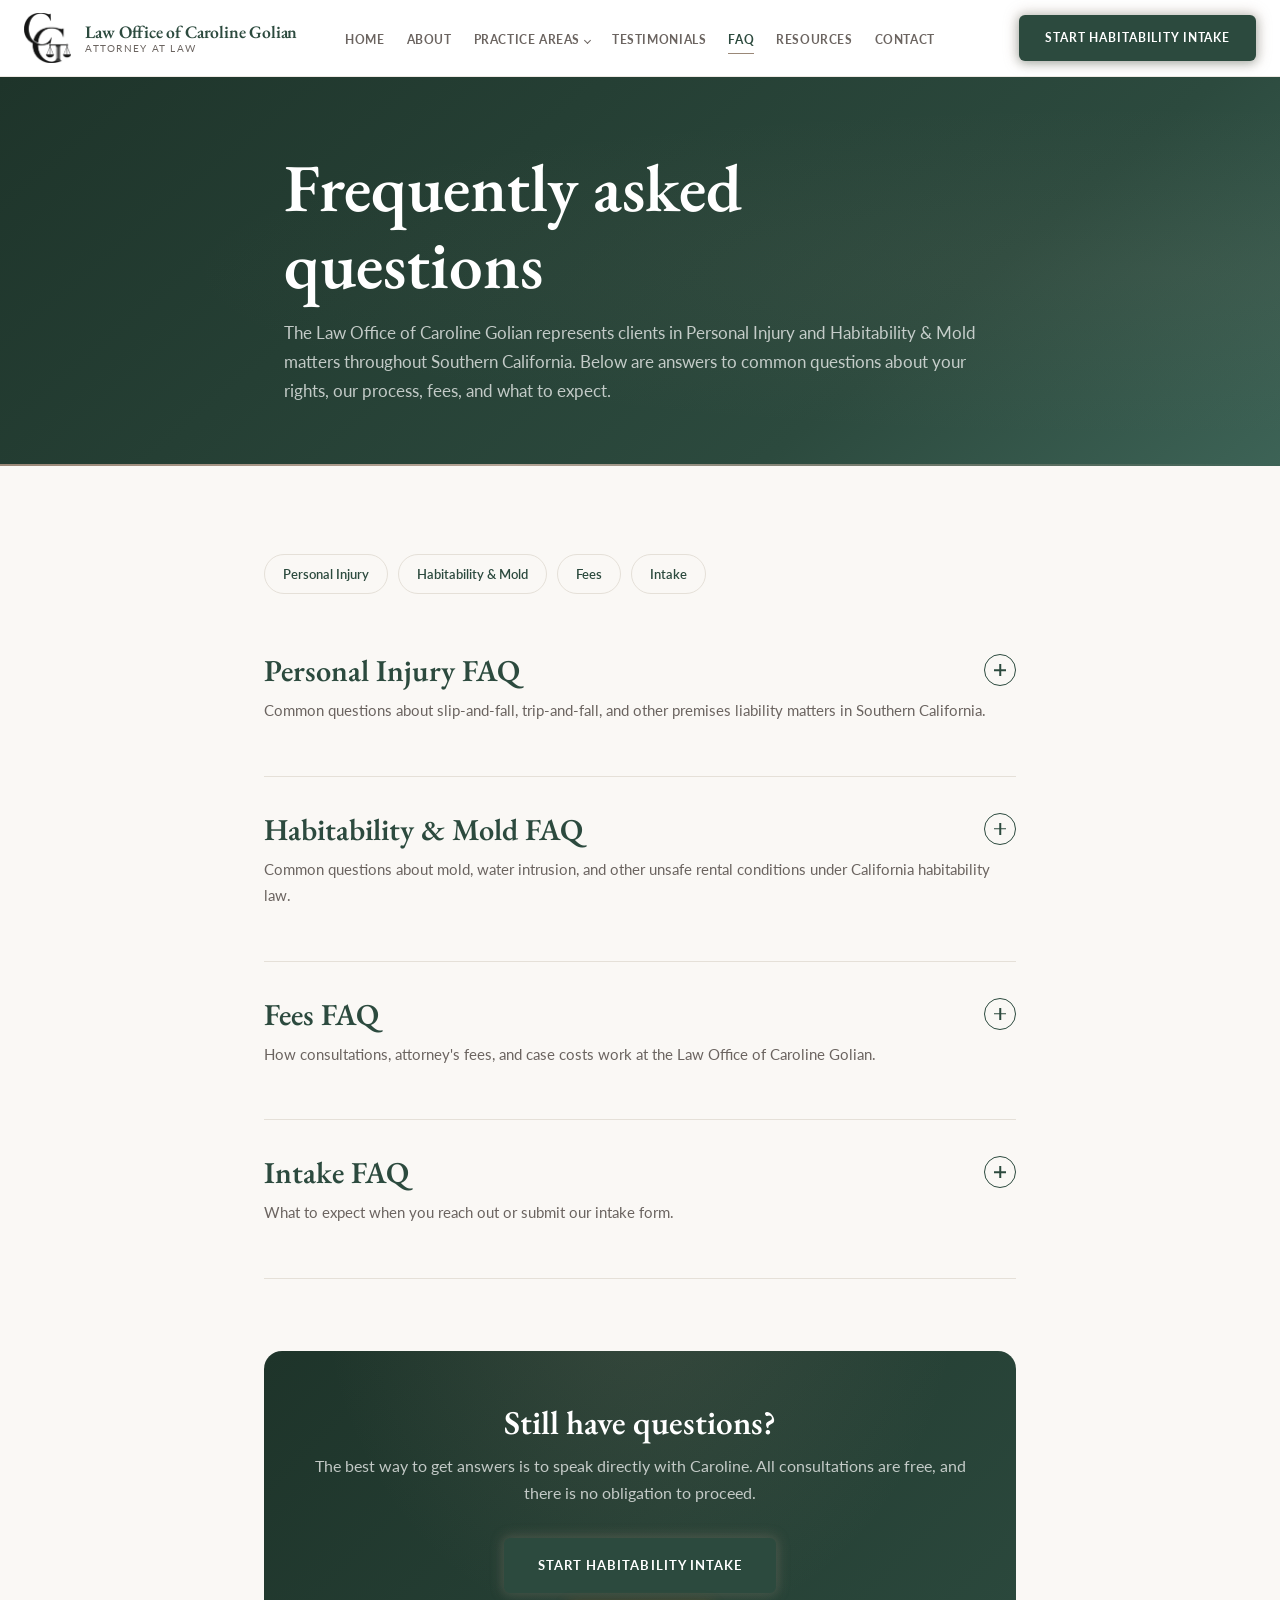
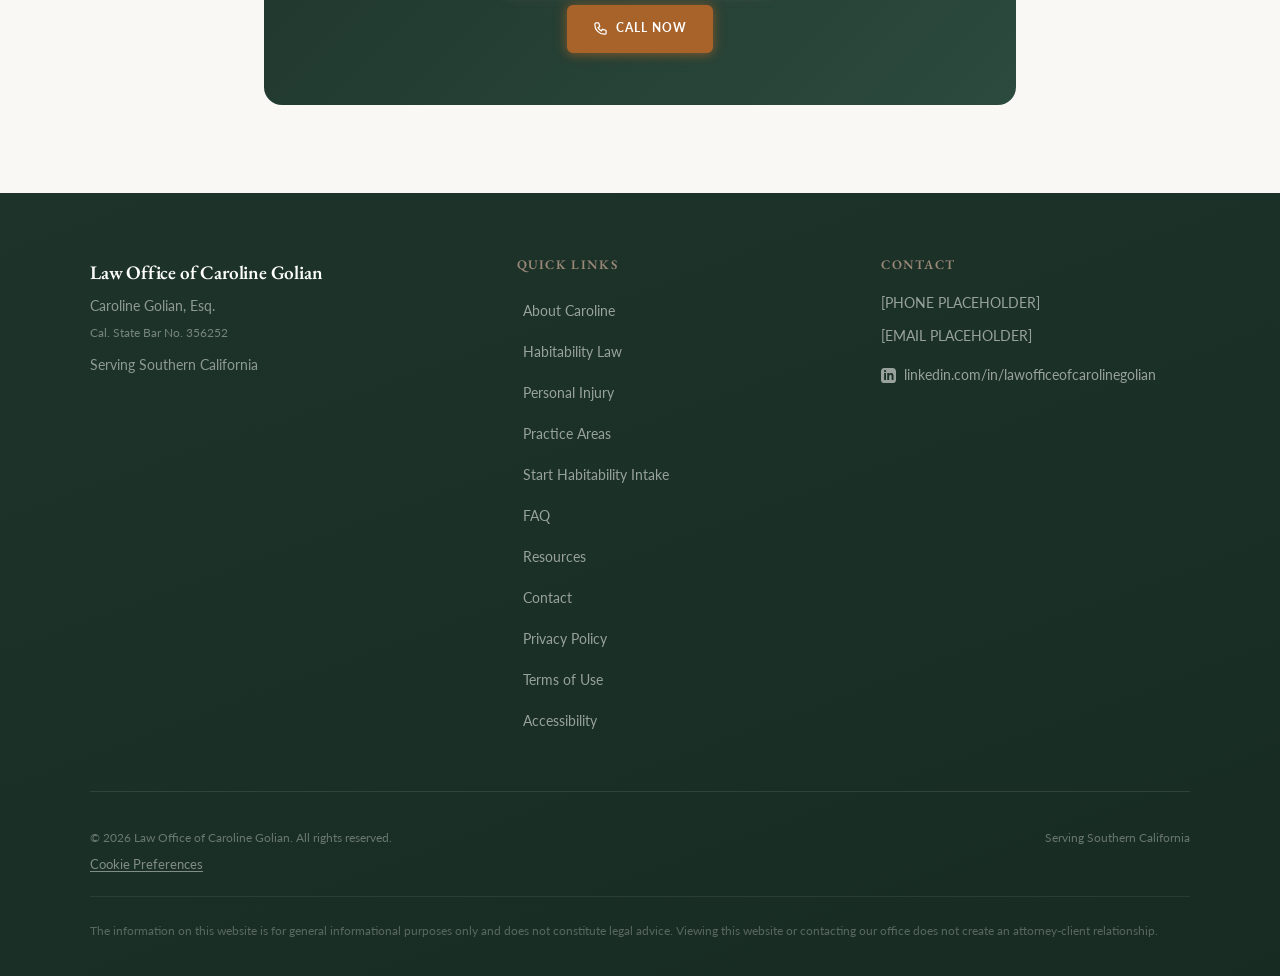
<file: faq.html>
<!DOCTYPE html>
<html lang="en">
<head>
  <meta charset="UTF-8" />
  <meta name="viewport" content="width=device-width, initial-scale=1.0" />
  <title>FAQ: Personal Injury, Habitability &amp; Mold, Fees, Intake | Law Office of Caroline Golian</title>
  <meta name="description" content="Answers to common questions about personal injury claims, mold and habitability law, attorney's fees, and our intake process in Southern California, from the Law Office of Caroline Golian." />
  <link rel="preconnect" href="https://fonts.googleapis.com" />
  <link rel="preconnect" href="https://fonts.gstatic.com" crossorigin />
  <link rel="stylesheet" href="styles.css?v=20260701-34" />
  <link rel="canonical" href="https://lawofficecg.github.io/law-office/faq.html" />

  <!-- Open Graph / Social -->
  <meta property="og:type" content="website" />
  <meta property="og:site_name" content="Law Office of Caroline Golian" />
  <meta property="og:title" content="FAQ: Personal Injury, Habitability &amp; Mold, Fees, Intake | Law Office of Caroline Golian" />
  <meta property="og:description" content="Answers to common questions about personal injury claims, mold and habitability law, attorney's fees, and our intake process in Southern California, from the Law Office of Caroline Golian." />
  <meta property="og:url" content="https://lawofficecg.github.io/law-office/faq.html" />
  <meta property="og:image" content="https://lawofficecg.github.io/law-office/logo.png" />
  <meta name="twitter:card" content="summary" />
  <meta name="twitter:title" content="FAQ: Personal Injury, Habitability &amp; Mold, Fees, Intake | Law Office of Caroline Golian" />
  <meta name="twitter:description" content="Answers to common questions about personal injury claims, mold and habitability law, attorney's fees, and our intake process in Southern California, from the Law Office of Caroline Golian." />
  <meta name="twitter:image" content="https://lawofficecg.github.io/law-office/logo.png" />

  <!-- JSON-LD: FAQPage -->
  <script type="application/ld+json">
  {
    "@context": "https://schema.org",
    "@type": "FAQPage",
    "mainEntity": [
      {
        "@type": "Question",
        "name": "Do I need a lawyer after a slip-and-fall or trip-and-fall?",
        "acceptedAnswer": {
          "@type": "Answer",
          "text": "You are not required to hire a lawyer, but talking to one early can help protect evidence and your rights. Conditions get fixed, surveillance footage gets deleted, and witnesses become harder to find as time passes. A free consultation can help you understand whether a property owner may be responsible and what your options are. See our Personal Injury practice area for more detail."
        }
      },
      {
        "@type": "Question",
        "name": "What should I do after I fall at a store, apartment building, sidewalk, or business?",
        "acceptedAnswer": {
          "@type": "Answer",
          "text": "Seek medical attention if you're injured, then document the scene as soon as you safely can. Take photos of the hazard and the surrounding area, get the names and contact information of any witnesses, and report the incident to the property owner, manager, or business if possible. Keep a record of any medical treatment you receive. If you have questions about next steps, you can contact our office directly."
        }
      },
      {
        "@type": "Question",
        "name": "What evidence matters in a premises liability case?",
        "acceptedAnswer": {
          "@type": "Answer",
          "text": "The most useful evidence shows that a hazardous condition existed and that the property owner knew or should have known about it. This can include photos or video of the condition, an incident report, contact information for witnesses, maintenance or complaint records, and your own medical records documenting the injury."
        }
      },
      {
        "@type": "Question",
        "name": "Who can be responsible for a dangerous property condition?",
        "acceptedAnswer": {
          "@type": "Answer",
          "text": "Responsibility can fall on the property owner, a business operating on the premises, a tenant in possession of the property, or a property management company, depending on who controlled the area and the condition involved. California law generally requires those in control of a property to maintain it in a reasonably safe condition and to address hazards they knew or should have known about."
        }
      },
      {
        "@type": "Question",
        "name": "Can I recover medical bills, lost wages, and pain and suffering?",
        "acceptedAnswer": {
          "@type": "Answer",
          "text": "These are categories of damages that may be available in a personal injury claim, depending on the facts of your case. What can actually be recovered depends on liability, available insurance, and the specific circumstances of your situation, so we cannot promise a particular outcome or amount without first reviewing your case."
        }
      },
      {
        "@type": "Question",
        "name": "What if I did not report the fall immediately?",
        "acceptedAnswer": {
          "@type": "Answer",
          "text": "Not reporting immediately does not automatically prevent you from pursuing a claim, but reporting and documenting the incident as soon as possible generally strengthens it. If you have not already reported the incident, you can still do so now, and you can gather whatever evidence is still available."
        }
      },
      {
        "@type": "Question",
        "name": "What if there was no video or witness?",
        "acceptedAnswer": {
          "@type": "Answer",
          "text": "A case can still be possible without video footage or witnesses, though those forms of evidence are helpful when they exist. Photos taken after the fact, incident reports, maintenance or complaint history, and medical records can also support a claim. An attorney can help evaluate what evidence is realistically available in your situation."
        }
      },
      {
        "@type": "Question",
        "name": "Does the Law Office of Caroline Golian handle personal injury cases on contingency?",
        "acceptedAnswer": {
          "@type": "Answer",
          "text": "Personal injury matters are also handled on a contingency-fee basis: no attorney’s fees unless there is a recovery. Case costs are addressed separately and explained before representation begins. Personal injury inquiries are handled by phone rather than our online intake form, so please call our office to start a free consultation and discuss fee arrangements for your specific situation."
        }
      },
      {
        "@type": "Question",
        "name": "Can I sue my landlord for mold in California?",
        "acceptedAnswer": {
          "@type": "Answer",
          "text": "California law allows tenants to pursue legal claims against landlords who fail to address mold and other conditions that make a rental unit unsafe to live in. Under the implied warranty of habitability, landlords must maintain rental properties in livable condition, and a landlord who ignores a documented mold problem after proper notice may be legally responsible. See our Habitability Law practice area for more detail."
        }
      },
      {
        "@type": "Question",
        "name": "What should I do if my landlord ignores mold, leaks, or water intrusion?",
        "acceptedAnswer": {
          "@type": "Answer",
          "text": "Send written notice describing the problem and requesting repairs, and keep a copy of everything you send and receive. Document the condition with dated photos and video, and consider getting a mold or air test done. If your landlord continues to ignore the issue after proper notice, you may have grounds for a legal claim."
        }
      },
      {
        "@type": "Question",
        "name": "What evidence do I need for a mold or habitability case?",
        "acceptedAnswer": {
          "@type": "Answer",
          "text": "The most useful evidence includes dated photos and videos of the conditions, written communication with your landlord, and any test results you have. A clear timeline of when the problem started, when you reported it, and how your landlord responded is also valuable. Our Resources page has a practical guide to documenting habitability issues."
        }
      },
      {
        "@type": "Question",
        "name": "Do I need an air test or mold test?",
        "acceptedAnswer": {
          "@type": "Answer",
          "text": "An air or mold test is required. Testing helps confirm the presence and extent of mold, which can support both a legal claim and decisions about your health and safety."
        }
      },
      {
        "@type": "Question",
        "name": "What if I have symptoms from mold exposure?",
        "acceptedAnswer": {
          "@type": "Answer",
          "text": "If you're experiencing symptoms you believe may be related to mold exposure, you should see a medical provider. We are not able to diagnose a medical condition or confirm a medical link between your symptoms and mold exposure — that determination belongs to a qualified healthcare provider. Documenting your symptoms and any medical treatment you receive can still be relevant to a habitability case."
        }
      },
      {
        "@type": "Question",
        "name": "What conditions can make a rental unit uninhabitable?",
        "acceptedAnswer": {
          "@type": "Answer",
          "text": "Conditions like mold, water intrusion, sewage backups, and broken heat, plumbing, or electrical systems can make a unit legally uninhabitable under California law. California's habitability standards generally require landlords to maintain rental housing that is safe, sanitary, and structurally sound."
        }
      },
      {
        "@type": "Question",
        "name": "What damages can tenants recover in a mold or habitability case?",
        "acceptedAnswer": {
          "@type": "Answer",
          "text": "What a tenant may recover depends on the specific facts of the case, including the conditions involved, how the landlord responded, and the impact on the tenant. We cannot guarantee a particular result, but an attorney can review your situation and explain what may realistically be available."
        }
      },
      {
        "@type": "Question",
        "name": "Are mold and habitability cases handled on contingency?",
        "acceptedAnswer": {
          "@type": "Answer",
          "text": "Mold and habitability cases are handled on a contingency-fee basis: no attorney’s fees unless there is a recovery. Case costs are addressed separately and explained before representation begins. You can submit an intake form to start a free consultation."
        }
      },
      {
        "@type": "Question",
        "name": "Is the consultation free?",
        "acceptedAnswer": {
          "@type": "Answer",
          "text": "Yes, consultations with the Law Office of Caroline Golian are free. Consultations are available by phone or Zoom, and there is no obligation to proceed afterward. You can request a free consultation to get started."
        }
      },
      {
        "@type": "Question",
        "name": "Are mold and habitability cases handled on contingency?",
        "acceptedAnswer": {
          "@type": "Answer",
          "text": "Mold and habitability cases are handled on a contingency-fee basis: no attorney’s fees unless there is a recovery. Case costs are addressed separately and explained before representation begins."
        }
      },
      {
        "@type": "Question",
        "name": "Are personal injury cases handled on contingency?",
        "acceptedAnswer": {
          "@type": "Answer",
          "text": "Personal injury matters are also handled on a contingency-fee basis: no attorney’s fees unless there is a recovery. Case costs are addressed separately and explained before representation begins."
        }
      },
      {
        "@type": "Question",
        "name": "Will I owe case costs?",
        "acceptedAnswer": {
          "@type": "Answer",
          "text": "Case costs are addressed separately from attorney's fees and are explained before representation begins. Costs can include things like filing fees or expert fees, which are distinct from the attorney's fee itself. We'll walk through how costs are handled for your type of case before you decide whether to move forward."
        }
      },
      {
        "@type": "Question",
        "name": "Does submitting an intake form create an attorney-client relationship?",
        "acceptedAnswer": {
          "@type": "Answer",
          "text": "No, submitting an intake form does not create an attorney-client relationship. The form starts a conversation: our office reviews the information you provide and will follow up if your situation appears to be a good fit for representation."
        }
      },
      {
        "@type": "Question",
        "name": "What happens after I submit an intake form?",
        "acceptedAnswer": {
          "@type": "Answer",
          "text": "Our office reviews the information you provide and follows up if appropriate. Response time can vary depending on case volume, so if your matter is time-sensitive, you are welcome to contact our office directly by phone or email in addition to submitting the form."
        }
      },
      {
        "@type": "Question",
        "name": "Should I upload documents or photos through the form?",
        "acceptedAnswer": {
          "@type": "Answer",
          "text": "Our intake form does not currently accept file uploads. Instead, you can describe what evidence you have, such as photos, videos, written notices, medical records, or test results, and our office can request copies of specific documents if needed."
        }
      },
      {
        "@type": "Question",
        "name": "What information should I gather before contacting the office?",
        "acceptedAnswer": {
          "@type": "Answer",
          "text": "Helpful information includes your contact details, a description of what happened, and any evidence you already have. For habitability matters, that can include your address, when the problem began, and any communication with your landlord. For personal injury matters, that can include the date and location of the incident and information about any medical treatment you received. Review our Practice Areas page or contact us if you have questions about what to gather."
        }
      }
    ]
  }
  </script>
</head>
<body>
  <div id="scroll-progress" aria-hidden="true"></div>
  <div class="cursor-dot" aria-hidden="true"></div>
  <div class="cursor-ring" aria-hidden="true"></div>
  <a href="#main-content" class="skip-link">Skip to main content</a>
  <div class="page-overlay"></div>

  <header class="site-header" id="site-header">
    <div class="header-inner">
      <a href="index.html" class="site-logo">
        <img src="logo.png?v=20260701-34" alt="Law Office of Caroline Golian logo" />
        <span class="logo-text">
          <span class="logo-name">Law Office of Caroline Golian</span>
          <span class="logo-subtitle">Attorney at Law</span>
        </span>
      </a>
      <button class="nav-toggle" id="nav-toggle" aria-label="Toggle navigation" aria-expanded="false">
        <span></span><span></span><span></span>
      </button>
      <ul class="site-nav" id="site-nav" role="list">
        <li><a href="index.html">Home</a></li>
        <li><a href="about.html">About</a></li>
        <li class="nav-item-dropdown">
          <a href="practice-areas.html">Practice Areas<span class="dropdown-caret"></span></a>
          <ul class="nav-dropdown">
            <li><a href="personal-injury.html">Personal Injury</a></li>
            <li><a href="habitability.html">Habitability</a></li>
          </ul>
        </li>
        <li><a href="index.html#testimonials">Testimonials</a></li>
        <li><a href="faq.html" class="active">FAQ</a></li>
        <li><a href="resources.html">Resources</a></li>
        <li><a href="contact.html">Contact</a></li>
        <li><a href="intake.html" class="nav-cta">Start Habitability Intake</a></li>
      </ul>
      <a href="intake.html" class="nav-cta nav-cta-desktop">Start Habitability Intake</a>
    </div>
  </header>

  <section class="page-hero" id="main-content">
    <div class="container">
      <h1>Frequently asked questions</h1>
      <p>The Law Office of Caroline Golian represents clients in Personal Injury and Habitability &amp; Mold matters throughout Southern California. Below are answers to common questions about your rights, our process, fees, and what to expect.</p>
    </div>
  </section>

  <section style="padding:var(--section-v) 24px;">
    <div class="container" style="max-width:800px;">

      <nav class="faq-jump-nav reveal" aria-label="FAQ categories">
        <a href="#personal-injury-faq" onclick="expandFaqSection('personal-injury-faq')">Personal Injury</a>
        <a href="#habitability-mold-faq" onclick="expandFaqSection('habitability-mold-faq')">Habitability &amp; Mold</a>
        <a href="#fees-faq" onclick="expandFaqSection('fees-faq')">Fees</a>
        <a href="#intake-faq" onclick="expandFaqSection('intake-faq')">Intake</a>
      </nav>

      <div class="faq-section" id="personal-injury-faq">
        <h2 class="faq-section-heading">
          <button class="faq-section-toggle" onclick="toggleFaqSection(this)" aria-expanded="false">
            Personal Injury FAQ
            <span class="faq-icon" aria-hidden="true"></span>
          </button>
        </h2>
        <p class="faq-section-intro">Common questions about slip-and-fall, trip-and-fall, and other premises liability matters in Southern California.</p>
        <div class="faq-section-body">
        <div class="faq-list">

          <div class="faq-item reveal">
            <h3 class="faq-q-heading">
              <button class="faq-question" onclick="toggleFaq(this)" aria-expanded="false">
                Do I need a lawyer after a slip-and-fall or trip-and-fall?
                <span class="faq-icon" aria-hidden="true"></span>
              </button>
            </h3>
            <div class="faq-answer" role="region">
              <div class="faq-answer-inner">
                <p>You are not required to hire a lawyer, but talking to one early can help protect evidence and your rights. Conditions get fixed, surveillance footage gets deleted, and witnesses become harder to find as time passes. A free consultation can help you understand whether a property owner may be responsible and what your options are. See our <a href="practice-areas.html#personal-injury">Personal Injury practice area</a> for more detail.</p>
              </div>
            </div>
          </div>

          <div class="faq-item reveal">
            <h3 class="faq-q-heading">
              <button class="faq-question" onclick="toggleFaq(this)" aria-expanded="false">
                What should I do after I fall at a store, apartment building, sidewalk, or business?
                <span class="faq-icon" aria-hidden="true"></span>
              </button>
            </h3>
            <div class="faq-answer" role="region">
              <div class="faq-answer-inner">
                <p>Seek medical attention if you're injured, then document the scene as soon as you safely can. Take photos of the hazard and the surrounding area, get the names and contact information of any witnesses, and report the incident to the property owner, manager, or business if possible. Keep a record of any medical treatment you receive. If you have questions about next steps, you can <a href="contact.html">contact our office</a> directly.</p>
              </div>
            </div>
          </div>

          <div class="faq-item reveal">
            <h3 class="faq-q-heading">
              <button class="faq-question" onclick="toggleFaq(this)" aria-expanded="false">
                What evidence matters in a premises liability case?
                <span class="faq-icon" aria-hidden="true"></span>
              </button>
            </h3>
            <div class="faq-answer" role="region">
              <div class="faq-answer-inner">
                <p>The most useful evidence shows that a hazardous condition existed and that the property owner knew or should have known about it. This can include photos or video of the condition, an incident report, contact information for witnesses, maintenance or complaint records, and your own medical records documenting the injury.</p>
              </div>
            </div>
          </div>

          <div class="faq-item reveal">
            <h3 class="faq-q-heading">
              <button class="faq-question" onclick="toggleFaq(this)" aria-expanded="false">
                Who can be responsible for a dangerous property condition?
                <span class="faq-icon" aria-hidden="true"></span>
              </button>
            </h3>
            <div class="faq-answer" role="region">
              <div class="faq-answer-inner">
                <p>Responsibility can fall on the property owner, a business operating on the premises, a tenant in possession of the property, or a property management company, depending on who controlled the area and the condition involved. California law generally requires those in control of a property to maintain it in a reasonably safe condition and to address hazards they knew or should have known about.</p>
              </div>
            </div>
          </div>

          <div class="faq-item reveal">
            <h3 class="faq-q-heading">
              <button class="faq-question" onclick="toggleFaq(this)" aria-expanded="false">
                Can I recover medical bills, lost wages, and pain and suffering?
                <span class="faq-icon" aria-hidden="true"></span>
              </button>
            </h3>
            <div class="faq-answer" role="region">
              <div class="faq-answer-inner">
                <p>These are categories of damages that may be available in a personal injury claim, depending on the facts of your case. What can actually be recovered depends on liability, available insurance, and the specific circumstances of your situation, so we cannot promise a particular outcome or amount without first reviewing your case.</p>
              </div>
            </div>
          </div>

          <div class="faq-item reveal">
            <h3 class="faq-q-heading">
              <button class="faq-question" onclick="toggleFaq(this)" aria-expanded="false">
                What if I did not report the fall immediately?
                <span class="faq-icon" aria-hidden="true"></span>
              </button>
            </h3>
            <div class="faq-answer" role="region">
              <div class="faq-answer-inner">
                <p>Not reporting immediately does not automatically prevent you from pursuing a claim, but reporting and documenting the incident as soon as possible generally strengthens it. If you have not already reported the incident, you can still do so now, and you can gather whatever evidence is still available.</p>
              </div>
            </div>
          </div>

          <div class="faq-item reveal">
            <h3 class="faq-q-heading">
              <button class="faq-question" onclick="toggleFaq(this)" aria-expanded="false">
                What if there was no video or witness?
                <span class="faq-icon" aria-hidden="true"></span>
              </button>
            </h3>
            <div class="faq-answer" role="region">
              <div class="faq-answer-inner">
                <p>A case can still be possible without video footage or witnesses, though those forms of evidence are helpful when they exist. Photos taken after the fact, incident reports, maintenance or complaint history, and medical records can also support a claim. An attorney can help evaluate what evidence is realistically available in your situation.</p>
              </div>
            </div>
          </div>

          <div class="faq-item reveal">
            <h3 class="faq-q-heading">
              <button class="faq-question" onclick="toggleFaq(this)" aria-expanded="false">
                Does the Law Office of Caroline Golian handle personal injury cases on contingency?
                <span class="faq-icon" aria-hidden="true"></span>
              </button>
            </h3>
            <div class="faq-answer" role="region">
              <div class="faq-answer-inner">
                <p>Personal injury matters are also handled on a contingency-fee basis: no attorney’s fees unless there is a recovery. Case costs are addressed separately and explained before representation begins. Personal injury inquiries are handled by phone rather than our online intake form, so please <a href="contact.html">call our office</a> to start a free consultation and discuss fee arrangements for your specific situation.</p>
              </div>
            </div>
          </div>
        </div>
        </div>
      </div>

      <div class="faq-section" id="habitability-mold-faq">
        <h2 class="faq-section-heading">
          <button class="faq-section-toggle" onclick="toggleFaqSection(this)" aria-expanded="false">
            Habitability & Mold FAQ
            <span class="faq-icon" aria-hidden="true"></span>
          </button>
        </h2>
        <p class="faq-section-intro">Common questions about mold, water intrusion, and other unsafe rental conditions under California habitability law.</p>
        <div class="faq-section-body">
        <div class="faq-list">

          <div class="faq-item reveal">
            <h3 class="faq-q-heading">
              <button class="faq-question" onclick="toggleFaq(this)" aria-expanded="false">
                Can I sue my landlord for mold in California?
                <span class="faq-icon" aria-hidden="true"></span>
              </button>
            </h3>
            <div class="faq-answer" role="region">
              <div class="faq-answer-inner">
                <p>California law allows tenants to pursue legal claims against landlords who fail to address mold and other conditions that make a rental unit unsafe to live in. Under the implied warranty of habitability, landlords must maintain rental properties in livable condition, and a landlord who ignores a documented mold problem after proper notice may be legally responsible. See our <a href="practice-areas.html#habitability">Habitability Law practice area</a> for more detail.</p>
              </div>
            </div>
          </div>

          <div class="faq-item reveal">
            <h3 class="faq-q-heading">
              <button class="faq-question" onclick="toggleFaq(this)" aria-expanded="false">
                What should I do if my landlord ignores mold, leaks, or water intrusion?
                <span class="faq-icon" aria-hidden="true"></span>
              </button>
            </h3>
            <div class="faq-answer" role="region">
              <div class="faq-answer-inner">
                <p>Send written notice describing the problem and requesting repairs, and keep a copy of everything you send and receive. Document the condition with dated photos and video, and consider getting a mold or air test done. If your landlord continues to ignore the issue after proper notice, you may have grounds for a legal claim.</p>
              </div>
            </div>
          </div>

          <div class="faq-item reveal">
            <h3 class="faq-q-heading">
              <button class="faq-question" onclick="toggleFaq(this)" aria-expanded="false">
                What evidence do I need for a mold or habitability case?
                <span class="faq-icon" aria-hidden="true"></span>
              </button>
            </h3>
            <div class="faq-answer" role="region">
              <div class="faq-answer-inner">
                <p>The most useful evidence includes dated photos and videos of the conditions, written communication with your landlord, and any test results you have. A clear timeline of when the problem started, when you reported it, and how your landlord responded is also valuable. Our <a href="resources.html">Resources page</a> has a practical guide to documenting habitability issues.</p>
              </div>
            </div>
          </div>

          <div class="faq-item reveal">
            <h3 class="faq-q-heading">
              <button class="faq-question" onclick="toggleFaq(this)" aria-expanded="false">
                Do I need an air test or mold test?
                <span class="faq-icon" aria-hidden="true"></span>
              </button>
            </h3>
            <div class="faq-answer" role="region">
              <div class="faq-answer-inner">
                <p>An air or mold test is required. Testing helps confirm the presence and extent of mold, which can support both a legal claim and decisions about your health and safety.</p>
              </div>
            </div>
          </div>

          <div class="faq-item reveal">
            <h3 class="faq-q-heading">
              <button class="faq-question" onclick="toggleFaq(this)" aria-expanded="false">
                What if I have symptoms from mold exposure?
                <span class="faq-icon" aria-hidden="true"></span>
              </button>
            </h3>
            <div class="faq-answer" role="region">
              <div class="faq-answer-inner">
                <p>If you're experiencing symptoms you believe may be related to mold exposure, you should see a medical provider. We are not able to diagnose a medical condition or confirm a medical link between your symptoms and mold exposure — that determination belongs to a qualified healthcare provider. Documenting your symptoms and any medical treatment you receive can still be relevant to a habitability case.</p>
              </div>
            </div>
          </div>

          <div class="faq-item reveal">
            <h3 class="faq-q-heading">
              <button class="faq-question" onclick="toggleFaq(this)" aria-expanded="false">
                What conditions can make a rental unit uninhabitable?
                <span class="faq-icon" aria-hidden="true"></span>
              </button>
            </h3>
            <div class="faq-answer" role="region">
              <div class="faq-answer-inner">
                <p>Conditions like mold, water intrusion, sewage backups, and broken heat, plumbing, or electrical systems can make a unit legally uninhabitable under California law. California's habitability standards generally require landlords to maintain rental housing that is safe, sanitary, and structurally sound.</p>
              </div>
            </div>
          </div>

          <div class="faq-item reveal">
            <h3 class="faq-q-heading">
              <button class="faq-question" onclick="toggleFaq(this)" aria-expanded="false">
                What damages can tenants recover in a mold or habitability case?
                <span class="faq-icon" aria-hidden="true"></span>
              </button>
            </h3>
            <div class="faq-answer" role="region">
              <div class="faq-answer-inner">
                <p>What a tenant may recover depends on the specific facts of the case, including the conditions involved, how the landlord responded, and the impact on the tenant. We cannot guarantee a particular result, but an attorney can review your situation and explain what may realistically be available.</p>
              </div>
            </div>
          </div>

          <div class="faq-item reveal">
            <h3 class="faq-q-heading">
              <button class="faq-question" onclick="toggleFaq(this)" aria-expanded="false">
                Are mold and habitability cases handled on contingency?
                <span class="faq-icon" aria-hidden="true"></span>
              </button>
            </h3>
            <div class="faq-answer" role="region">
              <div class="faq-answer-inner">
                <p>Mold and habitability cases are handled on a contingency-fee basis: no attorney’s fees unless there is a recovery. Case costs are addressed separately and explained before representation begins. You can <a href="intake.html">submit an intake form</a> to start a free consultation.</p>
              </div>
            </div>
          </div>
        </div>
        </div>
      </div>

      <div class="faq-section" id="fees-faq">
        <h2 class="faq-section-heading">
          <button class="faq-section-toggle" onclick="toggleFaqSection(this)" aria-expanded="false">
            Fees FAQ
            <span class="faq-icon" aria-hidden="true"></span>
          </button>
        </h2>
        <p class="faq-section-intro">How consultations, attorney's fees, and case costs work at the Law Office of Caroline Golian.</p>
        <div class="faq-section-body">
        <div class="faq-list">

          <div class="faq-item reveal">
            <h3 class="faq-q-heading">
              <button class="faq-question" onclick="toggleFaq(this)" aria-expanded="false">
                Is the consultation free?
                <span class="faq-icon" aria-hidden="true"></span>
              </button>
            </h3>
            <div class="faq-answer" role="region">
              <div class="faq-answer-inner">
                <p>Yes, consultations with the Law Office of Caroline Golian are free. Consultations are available by phone or Zoom, and there is no obligation to proceed afterward. You can <a href="intake.html">request a free consultation</a> to get started.</p>
              </div>
            </div>
          </div>

          <div class="faq-item reveal">
            <h3 class="faq-q-heading">
              <button class="faq-question" onclick="toggleFaq(this)" aria-expanded="false">
                Are mold and habitability cases handled on contingency?
                <span class="faq-icon" aria-hidden="true"></span>
              </button>
            </h3>
            <div class="faq-answer" role="region">
              <div class="faq-answer-inner">
                <p>Mold and habitability cases are handled on a contingency-fee basis: no attorney’s fees unless there is a recovery. Case costs are addressed separately and explained before representation begins.</p>
              </div>
            </div>
          </div>

          <div class="faq-item reveal">
            <h3 class="faq-q-heading">
              <button class="faq-question" onclick="toggleFaq(this)" aria-expanded="false">
                Are personal injury cases handled on contingency?
                <span class="faq-icon" aria-hidden="true"></span>
              </button>
            </h3>
            <div class="faq-answer" role="region">
              <div class="faq-answer-inner">
                <p>Personal injury matters are also handled on a contingency-fee basis: no attorney’s fees unless there is a recovery. Case costs are addressed separately and explained before representation begins.</p>
              </div>
            </div>
          </div>

          <div class="faq-item reveal">
            <h3 class="faq-q-heading">
              <button class="faq-question" onclick="toggleFaq(this)" aria-expanded="false">
                Will I owe case costs?
                <span class="faq-icon" aria-hidden="true"></span>
              </button>
            </h3>
            <div class="faq-answer" role="region">
              <div class="faq-answer-inner">
                <p>Case costs are addressed separately from attorney's fees and are explained before representation begins. Costs can include things like filing fees or expert fees, which are distinct from the attorney's fee itself. We'll walk through how costs are handled for your type of case before you decide whether to move forward.</p>
              </div>
            </div>
          </div>
        </div>
        </div>
      </div>

      <div class="faq-section" id="intake-faq">
        <h2 class="faq-section-heading">
          <button class="faq-section-toggle" onclick="toggleFaqSection(this)" aria-expanded="false">
            Intake FAQ
            <span class="faq-icon" aria-hidden="true"></span>
          </button>
        </h2>
        <p class="faq-section-intro">What to expect when you reach out or submit our intake form.</p>
        <div class="faq-section-body">
        <div class="faq-list">

          <div class="faq-item reveal">
            <h3 class="faq-q-heading">
              <button class="faq-question" onclick="toggleFaq(this)" aria-expanded="false">
                Does submitting an intake form create an attorney-client relationship?
                <span class="faq-icon" aria-hidden="true"></span>
              </button>
            </h3>
            <div class="faq-answer" role="region">
              <div class="faq-answer-inner">
                <p>No, submitting an intake form does not create an attorney-client relationship. The form starts a conversation: our office reviews the information you provide and will follow up if your situation appears to be a good fit for representation.</p>
              </div>
            </div>
          </div>

          <div class="faq-item reveal">
            <h3 class="faq-q-heading">
              <button class="faq-question" onclick="toggleFaq(this)" aria-expanded="false">
                What happens after I submit an intake form?
                <span class="faq-icon" aria-hidden="true"></span>
              </button>
            </h3>
            <div class="faq-answer" role="region">
              <div class="faq-answer-inner">
                <p>Our office reviews the information you provide and follows up if appropriate. Response time can vary depending on case volume, so if your matter is time-sensitive, you are welcome to <a href="contact.html">contact our office</a> directly by phone or email in addition to submitting the form.</p>
              </div>
            </div>
          </div>

          <div class="faq-item reveal">
            <h3 class="faq-q-heading">
              <button class="faq-question" onclick="toggleFaq(this)" aria-expanded="false">
                Should I upload documents or photos through the form?
                <span class="faq-icon" aria-hidden="true"></span>
              </button>
            </h3>
            <div class="faq-answer" role="region">
              <div class="faq-answer-inner">
                <p>Our intake form does not currently accept file uploads. Instead, you can describe what evidence you have, such as photos, videos, written notices, medical records, or test results, and our office can request copies of specific documents if needed.</p>
              </div>
            </div>
          </div>

          <div class="faq-item reveal">
            <h3 class="faq-q-heading">
              <button class="faq-question" onclick="toggleFaq(this)" aria-expanded="false">
                What information should I gather before contacting the office?
                <span class="faq-icon" aria-hidden="true"></span>
              </button>
            </h3>
            <div class="faq-answer" role="region">
              <div class="faq-answer-inner">
                <p>Helpful information includes your contact details, a description of what happened, and any evidence you already have. For habitability matters, that can include your address, when the problem began, and any communication with your landlord. For personal injury matters, that can include the date and location of the incident and information about any medical treatment you received. Review our <a href="practice-areas.html">Practice Areas</a> page or <a href="contact.html">contact us</a> if you have questions about what to gather.</p>
              </div>
            </div>
          </div>
        </div>
        </div>
      </div>

      <div class="cta-box tilt-card spotlight-hover reveal" style="margin-top:72px;">
        <h3>Still have questions?</h3>
        <p>The best way to get answers is to speak directly with Caroline. All consultations are free, and there is no obligation to proceed.</p>
        <a href="intake.html" class="btn btn-primary btn-magnetic">Start Habitability Intake</a>
        <div class="call-now-wrap">
          <a href="tel:[PHONE PLACEHOLDER]" class="btn btn-call btn-magnetic">
            <svg viewBox="0 0 24 24"><path stroke-linecap="round" stroke-linejoin="round" d="M3 5a2 2 0 012-2h3.28a1 1 0 01.948.684l1.498 4.493a1 1 0 01-.502 1.21l-2.257 1.13a11.042 11.042 0 005.516 5.516l1.13-2.257a1 1 0 011.21-.502l4.493 1.498a1 1 0 01.684.949V19a2 2 0 01-2 2h-1C9.716 21 3 14.284 3 6V5z"/></svg>
            Call Now
          </a>
        </div>
      </div>

    </div>
  </section>

  <footer class="site-footer">
    <div class="footer-inner">
      <div class="footer-top">
        <div class="footer-brand">
          <p class="logo-name">Law Office of Caroline Golian</p>
          <p>Caroline Golian, Esq.</p>
          <p style="font-size:0.78rem;color:rgba(255,255,255,.4);margin-top:4px;">Cal. State Bar No. 356252</p>
          <p style="margin-top:10px;line-height:1.7">Serving Southern California</p>
        </div>
        <div class="footer-col">
          <h4>Quick Links</h4>
          <ul>
            <li><a href="about.html">About Caroline</a></li>
            <li><a href="habitability.html">Habitability Law</a></li>
            <li><a href="personal-injury.html">Personal Injury</a></li>
            <li><a href="practice-areas.html">Practice Areas</a></li>
            <li><a href="intake.html">Start Habitability Intake</a></li>
            <li><a href="faq.html">FAQ</a></li>
            <li><a href="resources.html">Resources</a></li>
            <li><a href="contact.html">Contact</a></li>
            <li><a href="privacy-policy.html">Privacy Policy</a></li>
            <li><a href="terms.html">Terms of Use</a></li>
            <li><a href="accessibility.html">Accessibility</a></li>
          </ul>
        </div>
        <div class="footer-col footer-contact">
          <h4>Contact</h4>
          <p><a href="tel:[PHONE PLACEHOLDER]">[PHONE PLACEHOLDER]</a></p>
          <p><a href="mailto:[EMAIL PLACEHOLDER]">[EMAIL PLACEHOLDER]</a></p>
          <a href="https://linkedin.com/in/lawofficeofcarolinegolian" target="_blank" rel="noopener" class="footer-linkedin">
            <svg width="15" height="15" viewBox="0 0 24 24" fill="currentColor"><path d="M19 0h-14c-2.761 0-5 2.239-5 5v14c0 2.761 2.239 5 5 5h14c2.762 0 5-2.239 5-5v-14c0-2.761-2.238-5-5-5zm-11 19h-3v-11h3v11zm-1.5-12.268c-.966 0-1.75-.79-1.75-1.764s.784-1.764 1.75-1.764 1.75.79 1.75 1.764-.783 1.764-1.75 1.764zm13.5 12.268h-3v-5.604c0-3.368-4-3.113-4 0v5.604h-3v-11h3v1.765c1.396-2.586 7-2.777 7 2.476v6.759z"/></svg>
            linkedin.com/in/lawofficeofcarolinegolian
          </a>
        </div>
      </div>
      <div class="footer-bottom">
        <p>&copy; 2026 Law Office of Caroline Golian. All rights reserved.</p>
        <p>Serving Southern California</p>
      </div>
      <button class="cookie-pref-link" type="button">Cookie Preferences</button>
      <p class="footer-disclaimer">The information on this website is for general informational purposes only and does not constitute legal advice. Viewing this website or contacting our office does not create an attorney-client relationship.</p>
    </div>
  </footer>

  <script src="main.js?v=20260701-34" defer></script>
  <script>
    function toggleFaq(btn) {
      const item   = btn.closest('.faq-item');
      const isOpen = item.classList.contains('open');
      document.querySelectorAll('.faq-item.open').forEach(el => {
        el.classList.remove('open');
        el.querySelector('.faq-question').setAttribute('aria-expanded', 'false');
      });
      if (!isOpen) {
        item.classList.add('open');
        btn.setAttribute('aria-expanded', 'true');
      }
    }

    /* Category sections (Personal Injury FAQ, Habitability & Mold FAQ, etc.)
       all start collapsed; each can be expanded independently. */
    function toggleFaqSection(btn) {
      const section = btn.closest('.faq-section');
      const isOpen  = section.classList.contains('open');
      section.classList.toggle('open', !isOpen);
      btn.setAttribute('aria-expanded', String(!isOpen));
    }

    function expandFaqSection(id) {
      const section = document.getElementById(id);
      if (!section || section.classList.contains('open')) return;
      section.classList.add('open');
      const btn = section.querySelector('.faq-section-toggle');
      if (btn) btn.setAttribute('aria-expanded', 'true');
    }
  </script>
</body>
</html>
</file>
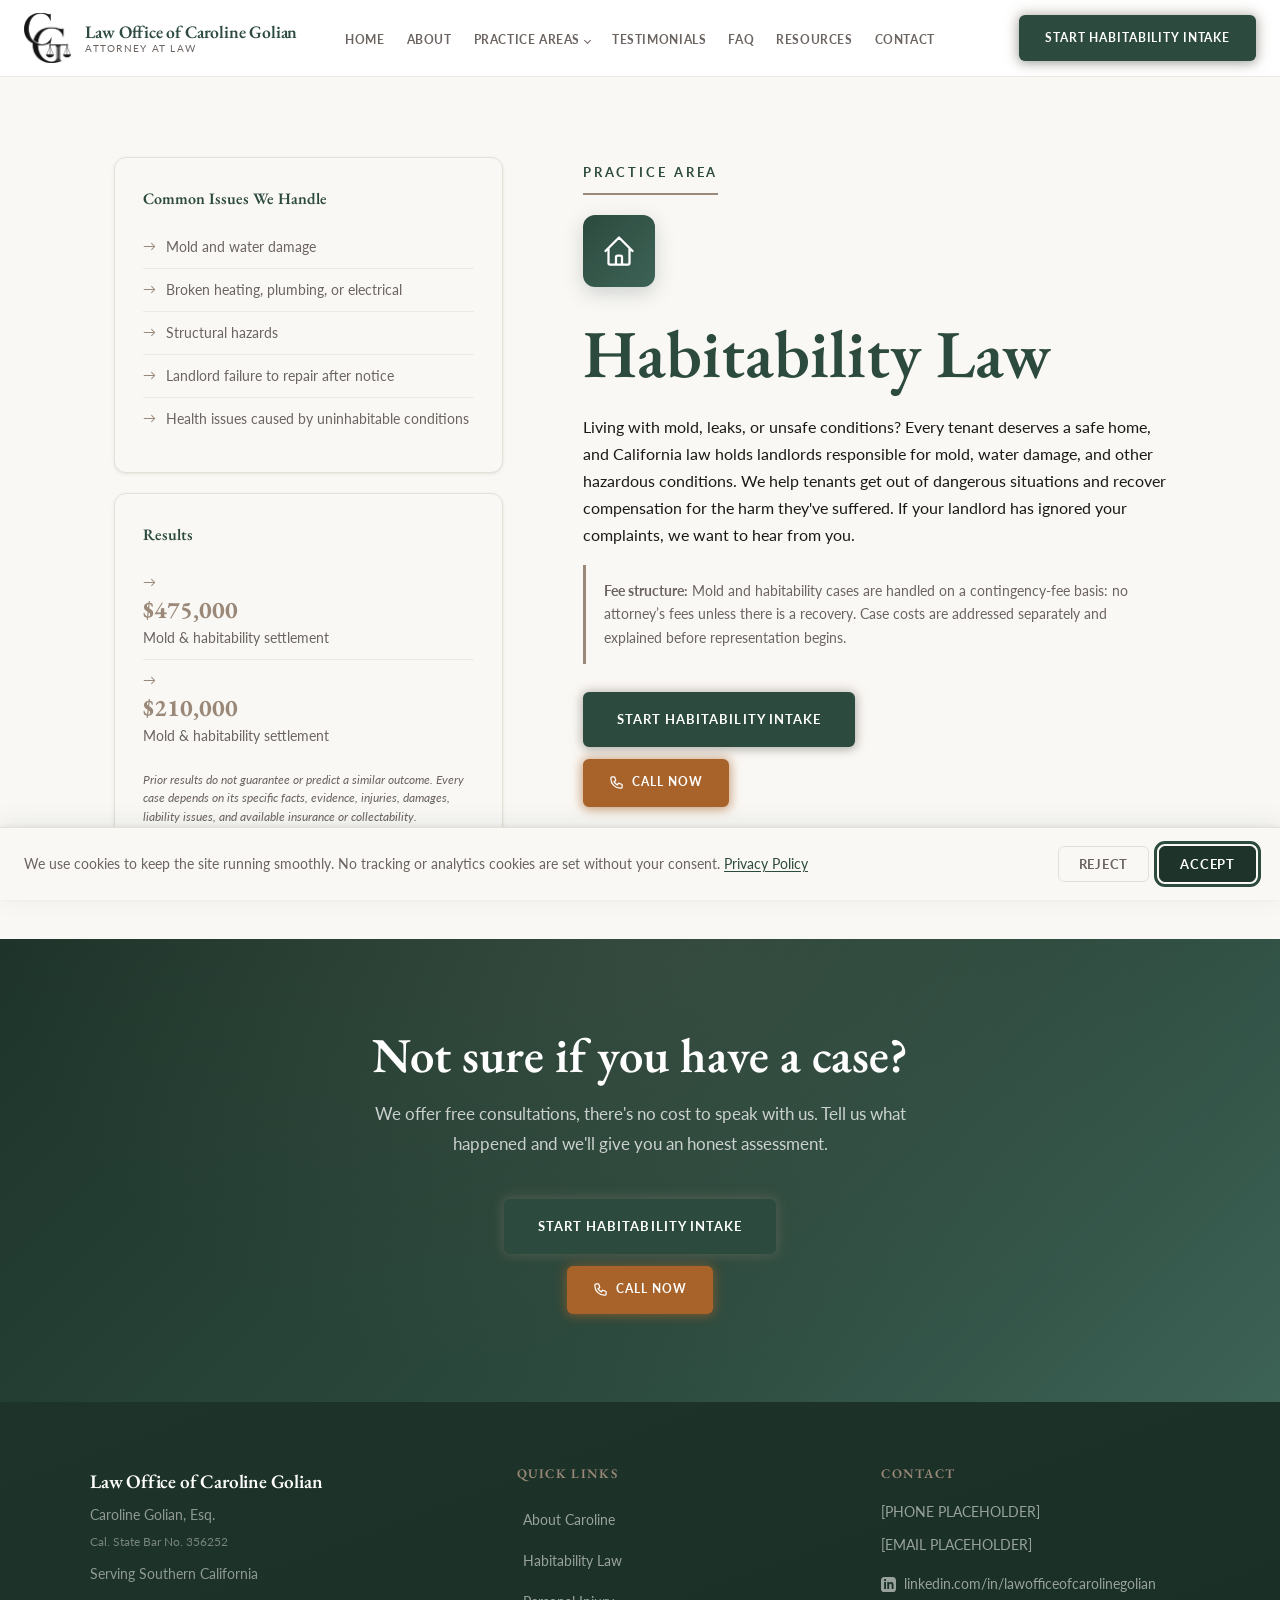
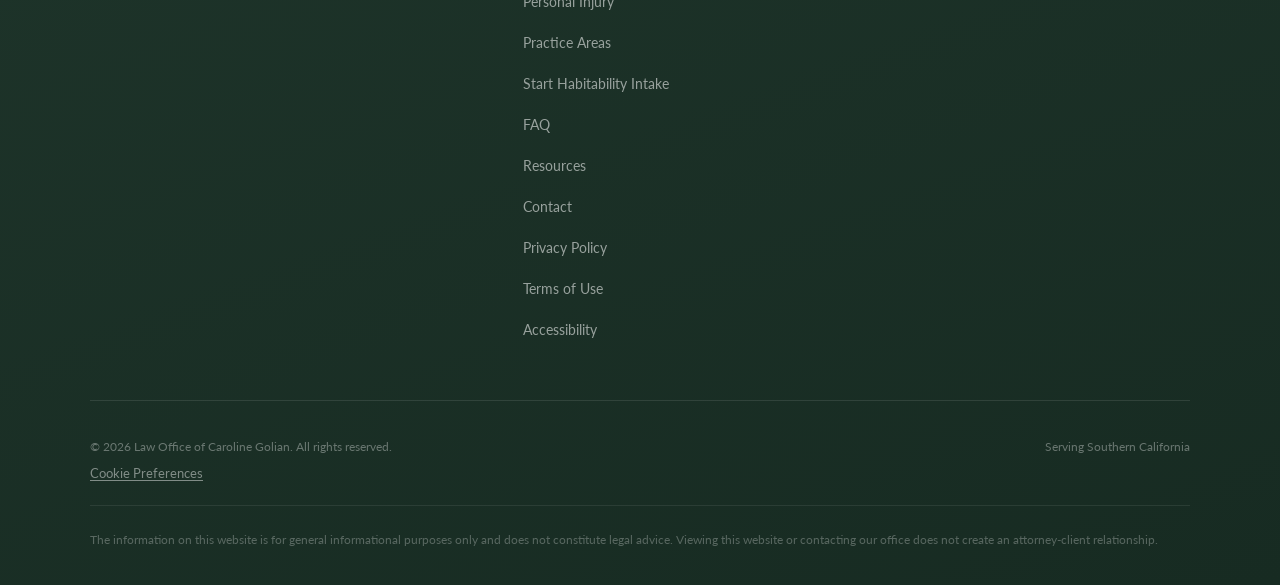
<file: habitability.html>
<!DOCTYPE html>
<html lang="en">
<head>
  <meta charset="UTF-8" />
  <meta name="viewport" content="width=device-width, initial-scale=1.0" />
  <title>Habitability Law | Law Office of Caroline Golian</title>
  <meta name="description" content="Representation for tenants living in unsafe rental conditions, including mold exposure, water intrusion, leaks, and landlord failure to repair. Free consultations." />
  <link rel="preconnect" href="https://fonts.googleapis.com" />
  <link rel="preconnect" href="https://fonts.gstatic.com" crossorigin />
  <link rel="stylesheet" href="styles.css?v=20260701-34" />
  <link rel="canonical" href="https://lawofficecg.github.io/law-office/habitability.html" />

  <!-- Open Graph / Social -->
  <meta property="og:type" content="website" />
  <meta property="og:site_name" content="Law Office of Caroline Golian" />
  <meta property="og:title" content="Habitability Law | Law Office of Caroline Golian" />
  <meta property="og:description" content="Representation for tenants living in unsafe rental conditions, including mold exposure, water intrusion, leaks, and landlord failure to repair. Free consultations." />
  <meta property="og:url" content="https://lawofficecg.github.io/law-office/habitability.html" />
  <meta property="og:image" content="https://lawofficecg.github.io/law-office/logo.png" />
  <meta name="twitter:card" content="summary" />
  <meta name="twitter:title" content="Habitability Law | Law Office of Caroline Golian" />
  <meta name="twitter:description" content="Representation for tenants living in unsafe rental conditions, including mold exposure, water intrusion, leaks, and landlord failure to repair. Free consultations." />
  <meta name="twitter:image" content="https://lawofficecg.github.io/law-office/logo.png" />

  <!-- JSON-LD: Service -->
  <script type="application/ld+json">
  {
    "@context": "https://schema.org",
    "@type": "Service",
    "name": "Habitability Law",
    "serviceType": "Habitability Law",
    "url": "https://lawofficecg.github.io/law-office/habitability.html",
    "description": "Representation for tenants living in unsafe rental conditions, including mold exposure, water intrusion, leaks, and landlord failure to repair.",
    "areaServed": { "@type": "State", "name": "California" },
    "provider": {
      "@type": "LegalService",
      "name": "Law Office of Caroline Golian",
      "url": "https://lawofficecg.github.io/law-office/"
    }
  }
  </script>
</head>
<body>
  <div id="scroll-progress" aria-hidden="true"></div>
  <div class="cursor-dot" aria-hidden="true"></div>
  <div class="cursor-ring" aria-hidden="true"></div>
  <a href="#main-content" class="skip-link">Skip to main content</a>
  <div class="page-overlay"></div>

  <header class="site-header" id="site-header">
    <div class="header-inner">
      <a href="index.html" class="site-logo">
        <img src="logo.png?v=20260701-34" alt="Law Office of Caroline Golian logo" />
        <span class="logo-text">
          <span class="logo-name">Law Office of Caroline Golian</span>
          <span class="logo-subtitle">Attorney at Law</span>
        </span>
      </a>
      <button class="nav-toggle" id="nav-toggle" aria-label="Toggle navigation" aria-expanded="false">
        <span></span><span></span><span></span>
      </button>
      <ul class="site-nav" id="site-nav" role="list">
        <li><a href="index.html">Home</a></li>
        <li><a href="about.html">About</a></li>
        <li class="nav-item-dropdown">
          <a href="practice-areas.html">Practice Areas<span class="dropdown-caret"></span></a>
          <ul class="nav-dropdown">
            <li><a href="personal-injury.html">Personal Injury</a></li>
            <li><a href="habitability.html" class="active">Habitability</a></li>
          </ul>
        </li>
        <li><a href="index.html#testimonials">Testimonials</a></li>
        <li><a href="faq.html">FAQ</a></li>
        <li><a href="resources.html">Resources</a></li>
        <li><a href="contact.html">Contact</a></li>
        <li><a href="intake.html" class="nav-cta">Start Habitability Intake</a></li>
      </ul>
      <a href="intake.html" class="nav-cta nav-cta-desktop">Start Habitability Intake</a>
    </div>
  </header>

  <!-- HABITABILITY LAW -->
  <section class="pa-section" id="main-content">
    <div class="pa-inner container">
      <aside>
        <div class="sidebar-box spotlight-hover reveal-left">
          <h4>Common Issues We Handle</h4>
          <ul>
            <li>Mold and water damage</li>
            <li>Broken heating, plumbing, or electrical</li>
            <li>Structural hazards</li>
            <li>Landlord failure to repair after notice</li>
            <li>Health issues caused by uninhabitable conditions</li>
          </ul>
        </div>
        <div class="sidebar-box spotlight-hover reveal-left" style="margin-top:20px;">
          <h4>Results</h4>
          <ul>
            <li style="flex-direction:column;align-items:flex-start;gap:4px;">
              <span style="font-family:var(--font-serif);font-size:1.5rem;font-weight:700;color:var(--gold);line-height:1;">$475,000</span>
              Mold &amp; habitability settlement
            </li>
            <li style="flex-direction:column;align-items:flex-start;gap:4px;">
              <span style="font-family:var(--font-serif);font-size:1.5rem;font-weight:700;color:var(--gold);line-height:1;">$210,000</span>
              Mold &amp; habitability settlement
            </li>
          </ul>
          <p style="font-size:0.72rem;color:var(--text-muted);font-style:italic;margin-top:14px;line-height:1.6;">Prior results do not guarantee or predict a similar outcome. Every case depends on its specific facts, evidence, injuries, damages, liability issues, and available insurance or collectability.</p>
        </div>
      </aside>
      <div class="pa-text reveal-right">
        <span class="section-label">Practice Area</span>
        <div class="pa-icon">
          <svg viewBox="0 0 24 24"><path stroke-linecap="round" stroke-linejoin="round" d="M3 12l2-2m0 0l7-7 7 7M5 10v10a1 1 0 001 1h3m10-11l2 2m-2-2v10a1 1 0 01-1 1h-3m-6 0a1 1 0 001-1v-4a1 1 0 011-1h2a1 1 0 011 1v4a1 1 0 001 1m-6 0h6"/></svg>
        </div>
        <h1 style="margin-bottom:20px;">Habitability Law</h1>
        <p>Living with mold, leaks, or unsafe conditions? Every tenant deserves a safe home, and California law holds landlords responsible for mold, water damage, and other hazardous conditions. We help tenants get out of dangerous situations and recover compensation for the harm they've suffered. If your landlord has ignored your complaints, we want to hear from you.</p>
        <p style="font-size:0.88rem;color:var(--text-muted);background:var(--off-white);border-left:3px solid var(--accent);padding:14px 18px;border-radius:0 var(--radius-sm) var(--radius-sm) 0;margin-top:4px;"><strong>Fee structure:</strong> Mold and habitability cases are handled on a contingency-fee basis: no attorney&rsquo;s fees unless there is a recovery. Case costs are addressed separately and explained before representation begins.</p>
        <div style="margin-top:28px;">
          <a href="intake.html" class="btn btn-primary btn-magnetic">Start Habitability Intake</a>
          <div class="call-now-wrap">
            <a href="tel:[PHONE PLACEHOLDER]" class="btn btn-call btn-magnetic">
              <svg viewBox="0 0 24 24"><path stroke-linecap="round" stroke-linejoin="round" d="M3 5a2 2 0 012-2h3.28a1 1 0 01.948.684l1.498 4.493a1 1 0 01-.502 1.21l-2.257 1.13a11.042 11.042 0 005.516 5.516l1.13-2.257a1 1 0 011.21-.502l4.493 1.498a1 1 0 01.684.949V19a2 2 0 01-2 2h-1C9.716 21 3 14.284 3 6V5z"/></svg>
              Call Now
            </a>
          </div>
        </div>
      </div>
    </div>
  </section>

  <section class="bottom-cta">
    <div class="container reveal">
      <h2>Not sure if you have a case?</h2>
      <p>We offer free consultations, there's no cost to speak with us. Tell us what happened and we'll give you an honest assessment.</p>
      <a href="intake.html" class="btn btn-primary btn-magnetic">Start Habitability Intake</a>
      <div class="call-now-wrap">
        <a href="tel:[PHONE PLACEHOLDER]" class="btn btn-call btn-magnetic">
          <svg viewBox="0 0 24 24"><path stroke-linecap="round" stroke-linejoin="round" d="M3 5a2 2 0 012-2h3.28a1 1 0 01.948.684l1.498 4.493a1 1 0 01-.502 1.21l-2.257 1.13a11.042 11.042 0 005.516 5.516l1.13-2.257a1 1 0 011.21-.502l4.493 1.498a1 1 0 01.684.949V19a2 2 0 01-2 2h-1C9.716 21 3 14.284 3 6V5z"/></svg>
          Call Now
        </a>
      </div>
    </div>
  </section>

  <footer class="site-footer">
    <div class="footer-inner">
      <div class="footer-top">
        <div class="footer-brand">
          <p class="logo-name">Law Office of Caroline Golian</p>
          <p>Caroline Golian, Esq.</p>
          <p style="font-size:0.78rem;color:rgba(255,255,255,.4);margin-top:4px;">Cal. State Bar No. 356252</p>
          <p style="margin-top:10px;line-height:1.7">Serving Southern California</p>
        </div>
        <div class="footer-col">
          <h4>Quick Links</h4>
          <ul>
            <li><a href="about.html">About Caroline</a></li>
            <li><a href="habitability.html">Habitability Law</a></li>
            <li><a href="personal-injury.html">Personal Injury</a></li>
            <li><a href="practice-areas.html">Practice Areas</a></li>
            <li><a href="intake.html">Start Habitability Intake</a></li>
            <li><a href="faq.html">FAQ</a></li>
            <li><a href="resources.html">Resources</a></li>
            <li><a href="contact.html">Contact</a></li>
            <li><a href="privacy-policy.html">Privacy Policy</a></li>
            <li><a href="terms.html">Terms of Use</a></li>
            <li><a href="accessibility.html">Accessibility</a></li>
          </ul>
        </div>
        <div class="footer-col footer-contact">
          <h4>Contact</h4>
          <p><a href="tel:[PHONE PLACEHOLDER]">[PHONE PLACEHOLDER]</a></p>
          <p><a href="mailto:[EMAIL PLACEHOLDER]">[EMAIL PLACEHOLDER]</a></p>
          <a href="https://linkedin.com/in/lawofficeofcarolinegolian" target="_blank" rel="noopener" class="footer-linkedin">
            <svg width="15" height="15" viewBox="0 0 24 24" fill="currentColor"><path d="M19 0h-14c-2.761 0-5 2.239-5 5v14c0 2.761 2.239 5 5 5h14c2.762 0 5-2.239 5-5v-14c0-2.761-2.238-5-5-5zm-11 19h-3v-11h3v11zm-1.5-12.268c-.966 0-1.75-.79-1.75-1.764s.784-1.764 1.75-1.764 1.75.79 1.75 1.764-.783 1.764-1.75 1.764zm13.5 12.268h-3v-5.604c0-3.368-4-3.113-4 0v5.604h-3v-11h3v1.765c1.396-2.586 7-2.777 7 2.476v6.759z"/></svg>
            linkedin.com/in/lawofficeofcarolinegolian
          </a>
        </div>
      </div>
      <div class="footer-bottom">
        <p>&copy; 2026 Law Office of Caroline Golian. All rights reserved.</p>
        <p>Serving Southern California</p>
      </div>
      <button class="cookie-pref-link" type="button">Cookie Preferences</button>
      <p class="footer-disclaimer">The information on this website is for general informational purposes only and does not constitute legal advice. Viewing this website or contacting our office does not create an attorney-client relationship.</p>
    </div>
  </footer>

  <script src="main.js?v=20260701-34" defer></script>
  <script src="cookie-consent.js" defer></script>
</body>
</html>
</file>
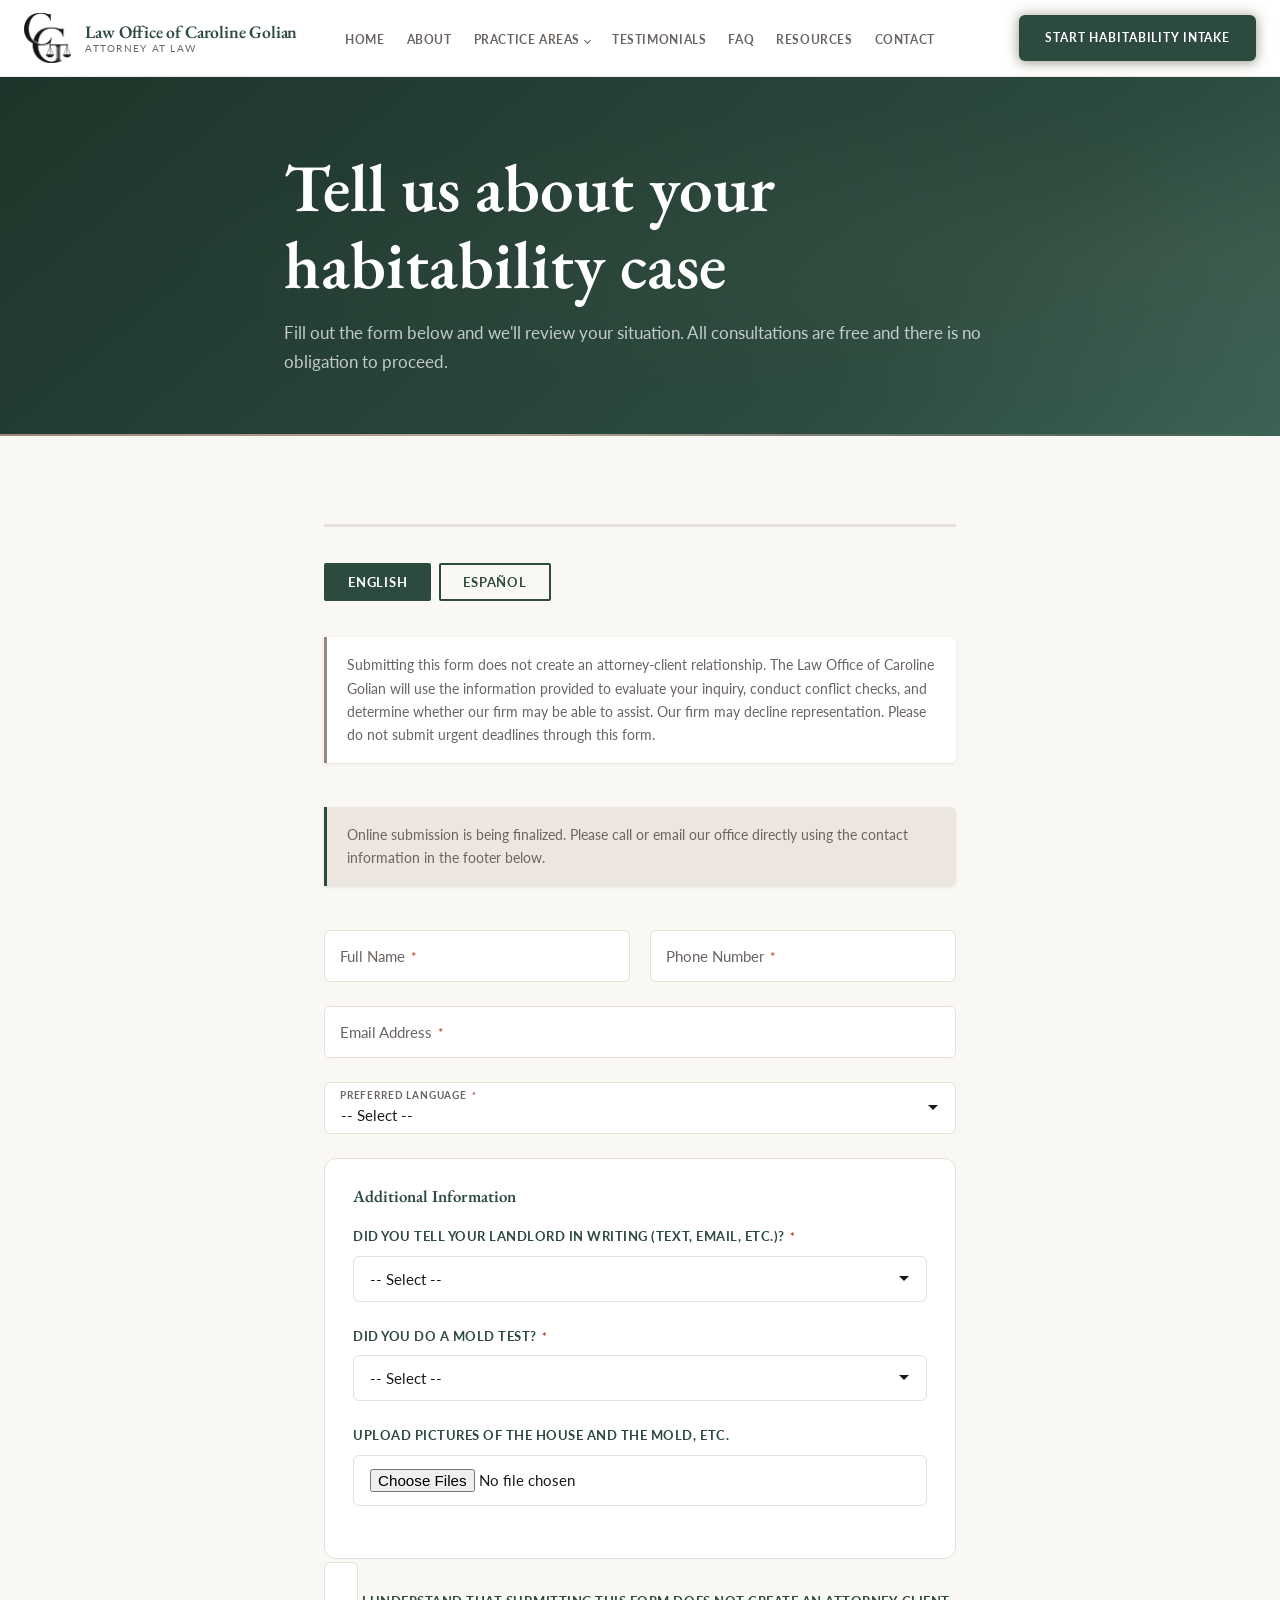
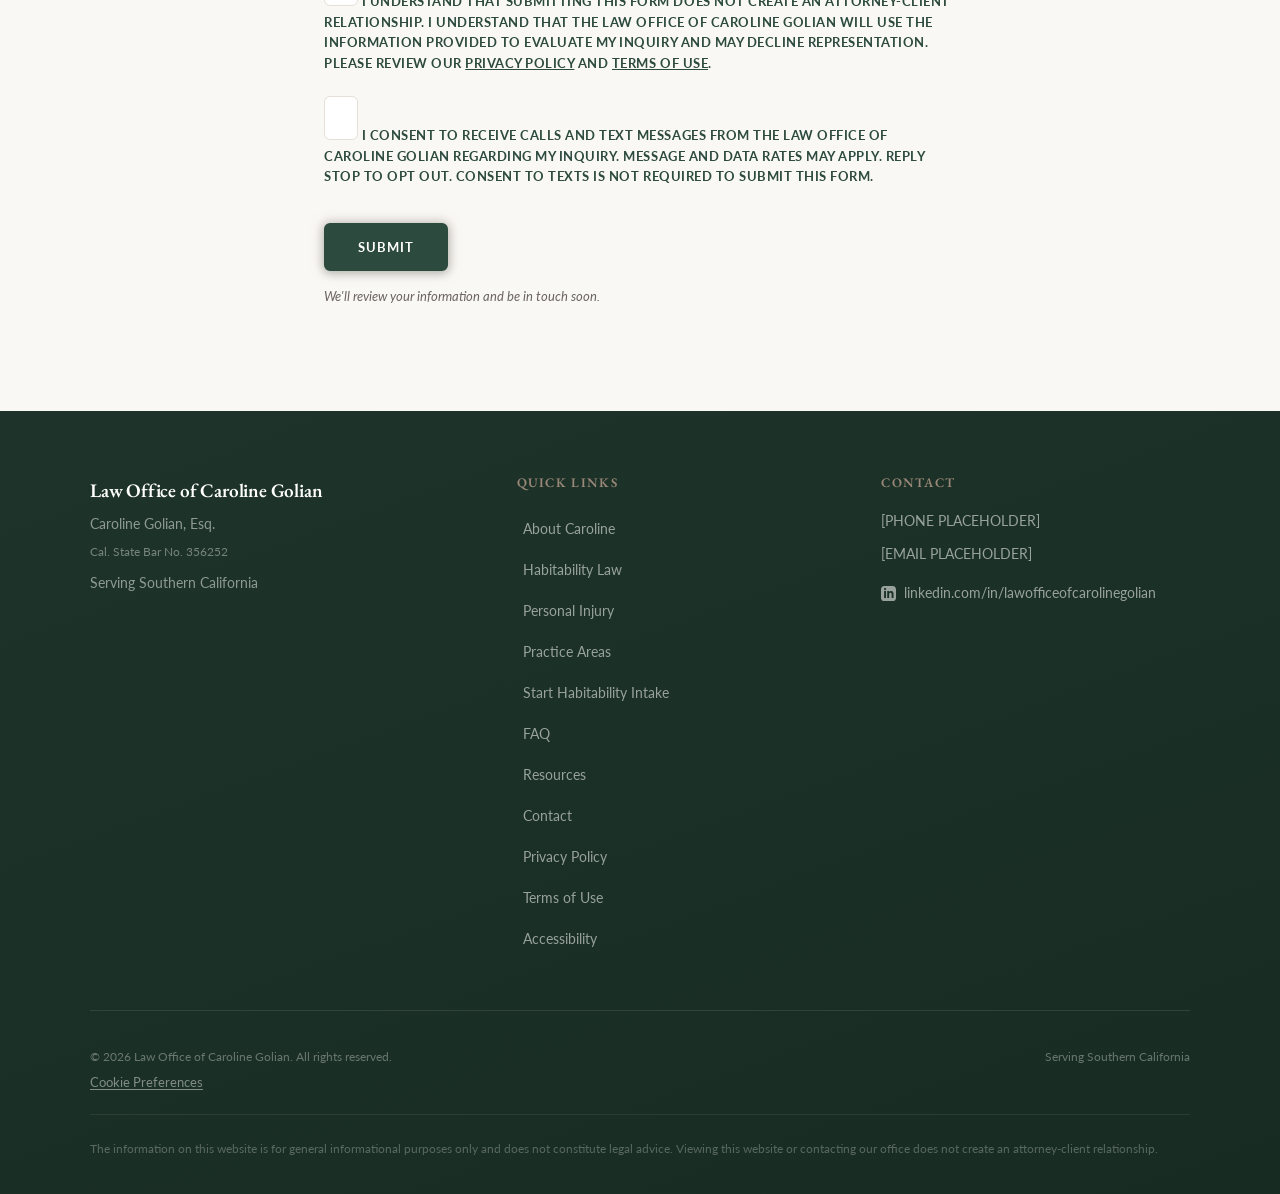
<file: intake.html>
<!DOCTYPE html>
<html lang="en">
<head>
  <meta charset="UTF-8" />
  <meta name="viewport" content="width=device-width, initial-scale=1.0" />
  <title>Habitability Intake Form | Law Office of Caroline Golian</title>
  <meta name="description" content="Tell us about your habitability or mold case. Submit our free intake form and we'll review your situation." />
  <link rel="preconnect" href="https://fonts.googleapis.com" />
  <link rel="preconnect" href="https://fonts.gstatic.com" crossorigin />
  <link rel="stylesheet" href="styles.css?v=20260701-34" />
  <link rel="canonical" href="https://lawofficecg.github.io/law-office/intake.html" />

  <!-- Open Graph / Social -->
  <meta property="og:type" content="website" />
  <meta property="og:site_name" content="Law Office of Caroline Golian" />
  <meta property="og:title" content="Habitability Intake Form | Law Office of Caroline Golian" />
  <meta property="og:description" content="Tell us about your habitability or mold case. Submit our free intake form and we'll review your situation." />
  <meta property="og:url" content="https://lawofficecg.github.io/law-office/intake.html" />
  <meta property="og:image" content="https://lawofficecg.github.io/law-office/logo.png" />
  <meta name="twitter:card" content="summary" />
  <meta name="twitter:title" content="Habitability Intake Form | Law Office of Caroline Golian" />
  <meta name="twitter:description" content="Tell us about your habitability or mold case. Submit our free intake form and we'll review your situation." />
  <meta name="twitter:image" content="https://lawofficecg.github.io/law-office/logo.png" />
</head>
<body>
  <div id="scroll-progress" aria-hidden="true"></div>
  <div class="cursor-dot" aria-hidden="true"></div>
  <div class="cursor-ring" aria-hidden="true"></div>
  <a href="#main-content" class="skip-link">Skip to main content</a>
  <div class="page-overlay"></div>

  <header class="site-header" id="site-header">
    <div class="header-inner">
      <a href="index.html" class="site-logo">
        <img src="logo.png?v=20260701-34" alt="Law Office of Caroline Golian logo" />
        <span class="logo-text">
          <span class="logo-name">Law Office of Caroline Golian</span>
          <span class="logo-subtitle">Attorney at Law</span>
        </span>
      </a>
      <button class="nav-toggle" id="nav-toggle" aria-label="Toggle navigation" aria-expanded="false">
        <span></span><span></span><span></span>
      </button>
      <ul class="site-nav" id="site-nav" role="list">
        <li><a href="index.html">Home</a></li>
        <li><a href="about.html">About</a></li>
        <li class="nav-item-dropdown">
          <a href="practice-areas.html">Practice Areas<span class="dropdown-caret"></span></a>
          <ul class="nav-dropdown">
            <li><a href="personal-injury.html">Personal Injury</a></li>
            <li><a href="habitability.html">Habitability</a></li>
          </ul>
        </li>
        <li><a href="index.html#testimonials">Testimonials</a></li>
        <li><a href="faq.html">FAQ</a></li>
        <li><a href="resources.html">Resources</a></li>
        <li><a href="contact.html">Contact</a></li>
        <li><a href="intake.html" class="nav-cta">Start Habitability Intake</a></li>
      </ul>
      <a href="intake.html" class="nav-cta nav-cta-desktop active">Start Habitability Intake</a>
    </div>
  </header>

  <section class="page-hero" id="main-content">
    <div class="container">
      <h1 id="page-heading">Tell us about your habitability case</h1>
      <p id="page-subheading">Fill out the form below and we'll review your situation. All consultations are free and there is no obligation to proceed.</p>
    </div>
  </section>

  <section class="intake-section">
    <div class="container">

      <div class="form-progress" role="progressbar" aria-valuemin="0" aria-valuemax="100" aria-label="Form completion">
        <div class="form-progress-bar" id="form-progress-bar"></div>
      </div>

      <div class="lang-toggle" role="group" aria-label="Language selection">
        <button class="lang-btn active" onclick="setLang('en')" id="lang-en">English</button>
        <button class="lang-btn" onclick="setLang('es')" id="lang-es">Espa&ntilde;ol</button>
      </div>

      <div class="disclaimer-box" id="disclaimer">
        Submitting this form does not create an attorney-client relationship. The Law Office of Caroline Golian will use the information provided to evaluate your inquiry, conduct conflict checks, and determine whether our firm may be able to assist. Our firm may decline representation. Please do not submit urgent deadlines through this form.
      </div>

      <!-- Online submission is intentionally inactive until a secure form
           provider, endpoint, and recipient address are configured. See
           INTAKE_FORM_CONFIG in main.js. -->
      <div class="disclaimer-box form-inactive-notice" id="form-inactive-notice" role="status">
        Online submission is being finalized. Please call or email our office directly using the contact information in the footer below.
      </div>

      <form
        action="https://api.web3forms.com/submit"
        method="POST"
        enctype="multipart/form-data"
        id="intake-form"
        novalidate
      >
        <!-- Provider routing fields (Web3Forms convention; provider-agnostic
             names are kept alongside). access_key is intentionally blank —
             see INTAKE_FORM_CONFIG in main.js — the form will not submit
             until it is filled in. -->
        <input type="hidden" name="access_key" id="access-key" value="" />
        <input type="hidden" name="subject" id="email-subject" value="" />
        <input type="hidden" name="from_name" value="Law Office of Caroline Golian — Intake Form" />
        <input type="hidden" name="submitted_at" id="submitted-at" value="" />
        <input type="hidden" name="submitted_from" id="submitted-from" value="Intake Form (intake.html)" />

        <div class="form-row">
          <div class="form-group float-group">
            <label for="full-name" id="label-name">Full Name <span class="required-star" aria-hidden="true">*</span></label>
            <input type="text" id="full-name" name="full_name" placeholder=" " required aria-required="true" autocomplete="name" />
          </div>
          <div class="form-group float-group">
            <label for="phone" id="label-phone">Phone Number <span class="required-star" aria-hidden="true">*</span></label>
            <input type="tel" id="phone" name="phone" placeholder=" " required aria-required="true" autocomplete="tel" />
          </div>
        </div>

        <div class="form-group float-group">
          <label for="email" id="label-email">Email Address <span class="required-star" aria-hidden="true">*</span></label>
          <input type="email" id="email" name="email" placeholder=" " required aria-required="true" autocomplete="email" />
        </div>

        <input type="hidden" name="case_type" value="Mold / Habitability" />

        <div class="form-group float-group">
          <label for="preferred-language" id="label-preferred-language">Preferred Language <span class="required-star" aria-hidden="true">*</span></label>
          <select id="preferred-language" name="preferred_language" required aria-required="true">
            <option value="" id="opt-lang-select">-- Select --</option>
            <option value="English" id="opt-lang-en">English</option>
            <option value="Spanish" id="opt-lang-es">Spanish</option>
            <option value="Other" id="opt-lang-other">Other</option>
          </select>
        </div>

        <!-- Habitability Fields -->
        <div class="conditional-fields visible" id="habitability-fields">
          <h4 class="conditional-fields-title" id="hab-section-title">Additional Information</h4>

          <div class="form-group">
            <label for="written-notice" id="label-written-notice">Did you tell your landlord in writing (text, email, etc.)? <span class="required-star" aria-hidden="true">*</span></label>
            <select name="written_notice" id="written-notice" required aria-required="true">
              <option value="">-- Select --</option>
              <option value="Yes" id="opt-yes1">Yes</option>
              <option value="No" id="opt-no1">No</option>
            </select>
          </div>

          <div class="form-group">
            <label for="mold-test-done" id="label-mold-test-done">Did you do a mold test? <span class="required-star" aria-hidden="true">*</span></label>
            <select name="mold_test_done" id="mold-test-done" required aria-required="true" onchange="document.getElementById('mold-test-result-wrap').style.display = this.value === 'Yes' ? 'block' : 'none';">
              <option value="">-- Select --</option>
              <option value="Yes" id="opt-yes-test">Yes</option>
              <option value="No" id="opt-no-test">No</option>
            </select>
          </div>
          <div class="form-group" id="mold-test-result-wrap" style="display:none;">
            <label for="mold-test-result" id="label-mold-test-result">Was it positive or negative? <span class="required-star" aria-hidden="true">*</span></label>
            <select name="mold_test_result" id="mold-test-result">
              <option value="">-- Select --</option>
              <option value="Positive" id="opt-mold-positive">Positive</option>
              <option value="Negative" id="opt-mold-negative">Negative</option>
            </select>
          </div>

          <div class="form-group">
            <label for="mold-photos" id="label-mold-photos">Upload pictures of the house and the mold, etc.</label>
            <input type="file" id="mold-photos" name="mold_photos" accept="image/*" multiple />
          </div>
        </div>

        <div class="form-group consent-group">
          <label class="consent-label">
            <input type="checkbox" id="consent-legal" name="consent_legal" required />
            <span id="consent-legal-text">I understand that submitting this form does not create an attorney-client relationship. I understand that the Law Office of Caroline Golian will use the information provided to evaluate my inquiry and may decline representation. Please review our <a href="privacy-policy.html">Privacy Policy</a> and <a href="terms.html">Terms of Use</a>.</span>
          </label>
        </div>

        <div class="form-group consent-group">
          <label class="consent-label">
            <input type="checkbox" id="consent-contact" name="consent_contact" />
            <span id="consent-contact-text">I consent to receive calls and text messages from the Law Office of Caroline Golian regarding my inquiry. Message and data rates may apply. Reply STOP to opt out. <strong>Consent to texts is not required to submit this form.</strong></span>
          </label>
        </div>

        <!-- Honeypot: hidden from real users and assistive tech, traps bots -->
        <div class="hp-field" aria-hidden="true">
          <label for="website">Leave this blank</label>
          <input type="text" id="website" name="website" tabindex="-1" autocomplete="off" />
        </div>

        <div class="form-submit-area">
          <button type="submit" class="btn btn-primary btn-magnetic" id="submit-btn">
            <span class="btn-spinner"></span>
            <span class="btn-label" id="submit-btn-label">Submit</span>
          </button>
          <p class="form-submit-note" id="submit-note">We'll review your information and be in touch soon.</p>
          <div class="form-result-message" id="form-result-message" role="status" aria-live="polite" hidden></div>
        </div>
      </form>
    </div>
  </section>

  <footer class="site-footer">
    <div class="footer-inner">
      <div class="footer-top">
        <div class="footer-brand">
          <p class="logo-name">Law Office of Caroline Golian</p>
          <p>Caroline Golian, Esq.</p>
          <p style="font-size:0.78rem;color:rgba(255,255,255,.4);margin-top:4px;">Cal. State Bar No. 356252</p>
          <p style="margin-top:10px;line-height:1.7">Serving Southern California</p>
        </div>
        <div class="footer-col">
          <h4>Quick Links</h4>
          <ul>
            <li><a href="about.html">About Caroline</a></li>
            <li><a href="habitability.html">Habitability Law</a></li>
            <li><a href="personal-injury.html">Personal Injury</a></li>
            <li><a href="practice-areas.html">Practice Areas</a></li>
            <li><a href="intake.html">Start Habitability Intake</a></li>
            <li><a href="faq.html">FAQ</a></li>
            <li><a href="resources.html">Resources</a></li>
            <li><a href="contact.html">Contact</a></li>
            <li><a href="privacy-policy.html">Privacy Policy</a></li>
            <li><a href="terms.html">Terms of Use</a></li>
            <li><a href="accessibility.html">Accessibility</a></li>
          </ul>
        </div>
        <div class="footer-col footer-contact">
          <h4>Contact</h4>
          <p><a href="tel:[PHONE PLACEHOLDER]">[PHONE PLACEHOLDER]</a></p>
          <p><a href="mailto:[EMAIL PLACEHOLDER]">[EMAIL PLACEHOLDER]</a></p>
          <a href="https://linkedin.com/in/lawofficeofcarolinegolian" target="_blank" rel="noopener" class="footer-linkedin">
            <svg width="15" height="15" viewBox="0 0 24 24" fill="currentColor"><path d="M19 0h-14c-2.761 0-5 2.239-5 5v14c0 2.761 2.239 5 5 5h14c2.762 0 5-2.239 5-5v-14c0-2.761-2.238-5-5-5zm-11 19h-3v-11h3v11zm-1.5-12.268c-.966 0-1.75-.79-1.75-1.764s.784-1.764 1.75-1.764 1.75.79 1.75 1.764-.783 1.764-1.75 1.764zm13.5 12.268h-3v-5.604c0-3.368-4-3.113-4 0v5.604h-3v-11h3v1.765c1.396-2.586 7-2.777 7 2.476v6.759z"/></svg>
            linkedin.com/in/lawofficeofcarolinegolian
          </a>
        </div>
      </div>
      <div class="footer-bottom">
        <p>&copy; 2026 Law Office of Caroline Golian. All rights reserved.</p>
        <p>Serving Southern California</p>
      </div>
      <button class="cookie-pref-link" type="button">Cookie Preferences</button>
      <p class="footer-disclaimer">The information on this website is for general informational purposes only and does not constitute legal advice. Viewing this website or contacting our office does not create an attorney-client relationship.</p>
    </div>
  </footer>

  <script src="main.js?v=20260701-34" defer></script>
  <script>
    const translations = {
      en: {
        heading: 'Tell us about your habitability case',
        subheading: "Fill out the form below and we'll review your situation. All consultations are free and there is no obligation to proceed.",
        disclaimer: 'Submitting this form does not create an attorney-client relationship. The Law Office of Caroline Golian will use the information provided to evaluate your inquiry, conduct conflict checks, and determine whether our firm may be able to assist. Our firm may decline representation. Please do not submit urgent deadlines through this form.',
        'label-name': 'Full Name', 'label-phone': 'Phone Number',
        'label-email': 'Email Address',
        'hab-section-title': 'Additional Information',
        'label-written-notice': 'Did you tell your landlord in writing (text, email, etc.)?',
        'opt-yes1': 'Yes', 'opt-no1': 'No',
        'label-mold-test-done': 'Did you do a mold test?',
        'opt-yes-test': 'Yes', 'opt-no-test': 'No',
        'label-mold-test-result': 'Was it positive or negative?',
        'opt-mold-positive': 'Positive', 'opt-mold-negative': 'Negative',
        'label-mold-photos': 'Upload pictures of the house and the mold, etc.',
        'submit-btn': 'Submit',
        'submit-note': "We'll review your information and be in touch soon.",
        'consent-legal-text': 'I understand that submitting this form does not create an attorney-client relationship. I understand that the Law Office of Caroline Golian will use the information provided to evaluate my inquiry and may decline representation. Please review our <a href="privacy-policy.html">Privacy Policy</a> and <a href="terms.html">Terms of Use</a>.',
        'consent-contact-text': 'I consent to receive calls and text messages from the Law Office of Caroline Golian regarding my inquiry. Message and data rates may apply. Reply STOP to opt out. <strong>Consent to texts is not required to submit this form.</strong>',
        'form-inactive-notice': 'Online submission is being finalized. Please call or email our office directly using the contact information in the footer below.'
      },
      es: {
        heading: 'Cuéntenos sobre su caso de habitabilidad',
        subheading: 'Complete el formulario a continuación y revisaremos su situación. Todas las consultas son gratuitas y sin ninguna obligación de continuar.',
        disclaimer: 'Enviar este formulario no crea una relación abogado-cliente. El Despacho Jurídico de Caroline Golian utilizará la información proporcionada para evaluar su consulta, realizar verificaciones de conflicto de intereses y determinar si nuestra firma puede ayudarle. Nuestra firma puede rechazar la representación. Por favor, no envíe información con plazos urgentes a través de este formulario.',
        'label-name': 'Nombre completo', 'label-phone': 'Número de teléfono',
        'label-email': 'Correo electrónico',
        'hab-section-title': 'Información adicional',
        'label-written-notice': '¿Le notificó a su arrendador por escrito (mensaje de texto, correo electrónico, etc.)?',
        'opt-yes1': 'Sí', 'opt-no1': 'No',
        'label-mold-test-done': '¿Se realizó una prueba de moho?',
        'opt-yes-test': 'Sí', 'opt-no-test': 'No',
        'label-mold-test-result': '¿Fue positiva o negativa?',
        'opt-mold-positive': 'Positiva', 'opt-mold-negative': 'Negativa',
        'label-mold-photos': 'Suba fotos de la vivienda y del moho, etc.',
        'submit-btn': 'Enviar',
        'submit-note': 'Revisaremos su información y nos pondremos en contacto pronto.',
        'consent-legal-text': 'Entiendo que enviar este formulario no crea una relación abogado-cliente. Entiendo que el Despacho Jurídico de Caroline Golian utilizará la información proporcionada para evaluar mi consulta y que nuestra firma puede rechazar la representación. Por favor revise nuestra <a href="privacy-policy.html">Política de Privacidad</a> y nuestros <a href="terms.html">Términos de Uso</a>.',
        'consent-contact-text': 'Doy mi consentimiento para recibir llamadas y mensajes de texto del Despacho Jurídico de Caroline Golian sobre mi consulta. Se pueden aplicar tarifas de mensajes y datos. Responda STOP para cancelar la suscripción. <strong>No es necesario dar su consentimiento para enviar este formulario.</strong>',
        'form-inactive-notice': 'El envío en línea se está finalizando. Llame o envíe un correo electrónico directamente a nuestra oficina utilizando la información de contacto en el pie de página.'
      }
    };

    function setLang(lang) {
      const t = translations[lang];
      document.getElementById('lang-en').classList.toggle('active', lang === 'en');
      document.getElementById('lang-es').classList.toggle('active', lang === 'es');
      document.getElementById('page-heading').textContent = t.heading;
      document.getElementById('page-subheading').textContent = t.subheading;
      document.getElementById('disclaimer').textContent = t.disclaimer;
      const htmlKeys = ['consent-legal-text', 'consent-contact-text'];
      Object.keys(t).forEach(key => {
        const el = document.getElementById(key);
        if (!el) return;
        if (el.tagName === 'OPTION') { el.textContent = t[key]; return; }
        if (htmlKeys.includes(key)) { el.innerHTML = t[key]; return; }
        if (['BUTTON','LABEL','H4','P','SPAN'].includes(el.tagName)) el.textContent = t[key];
      });
    }
  </script>
</body>
</html>
</file>
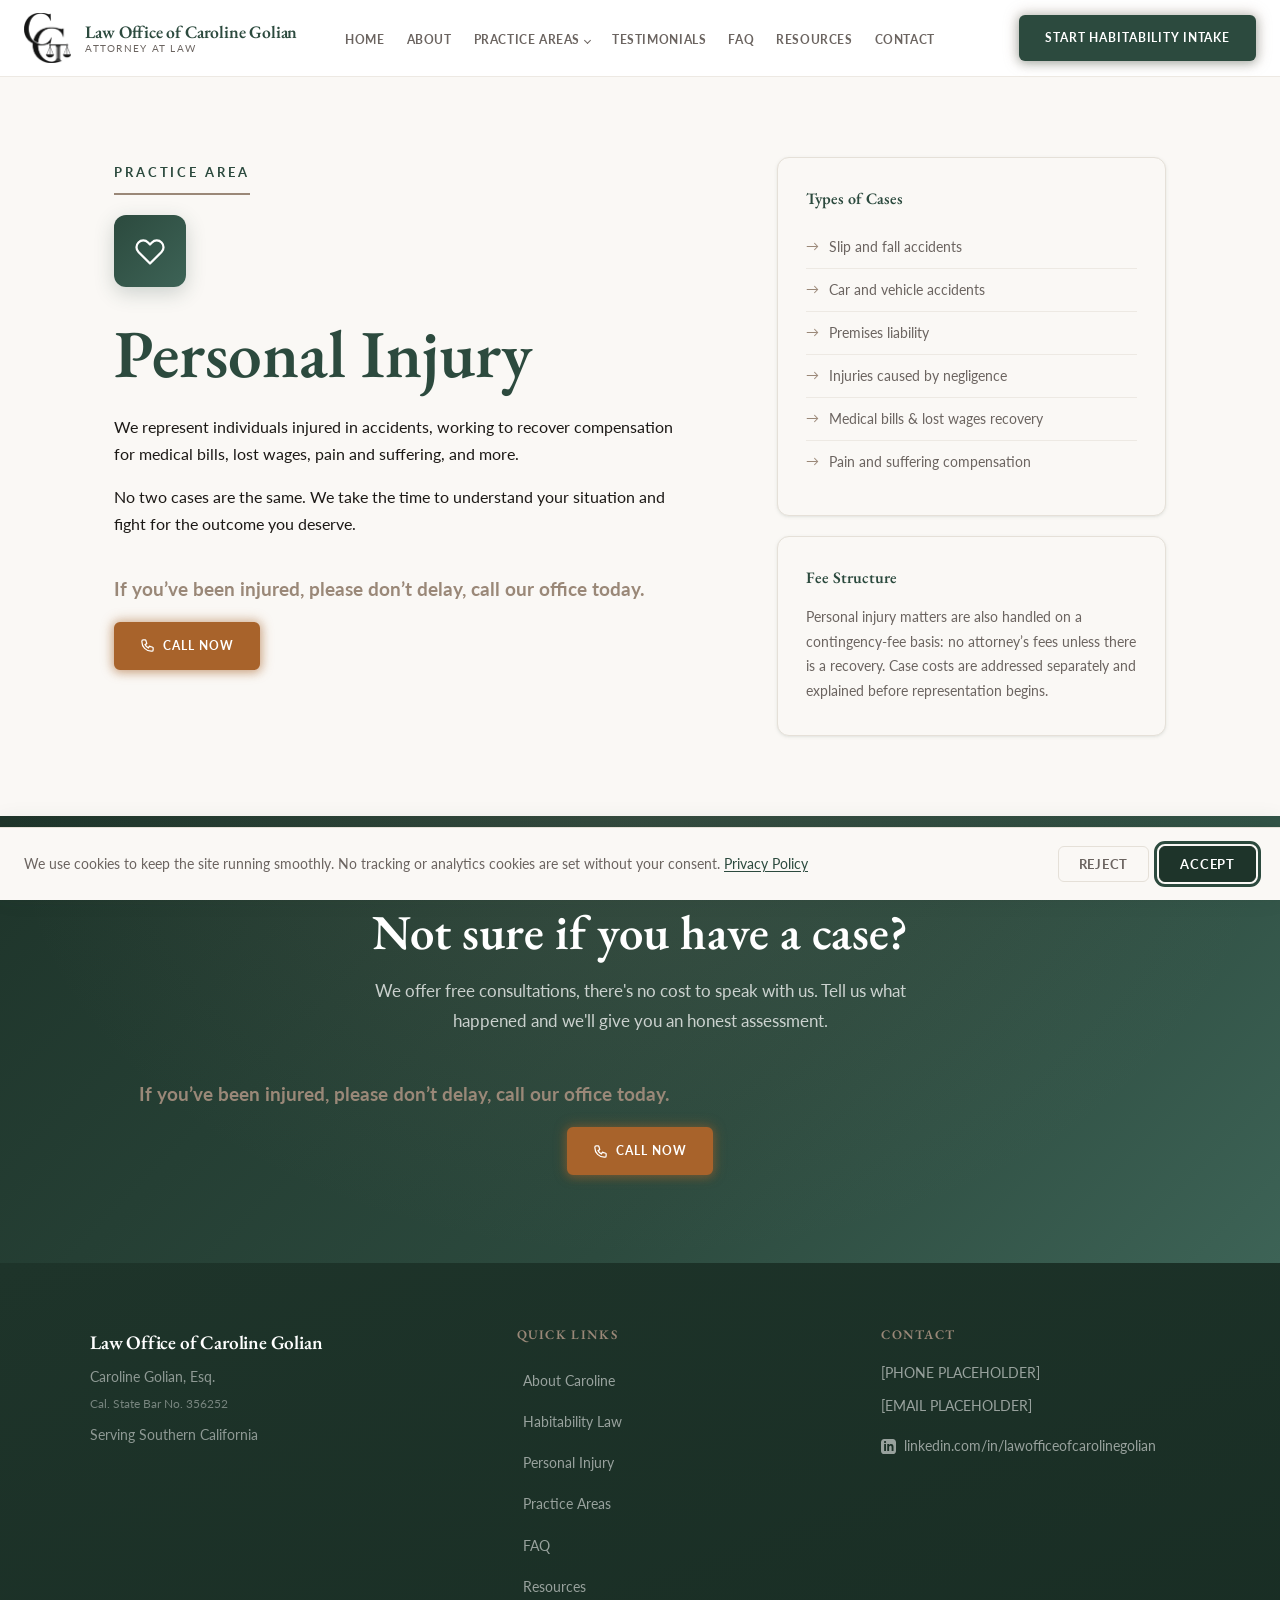
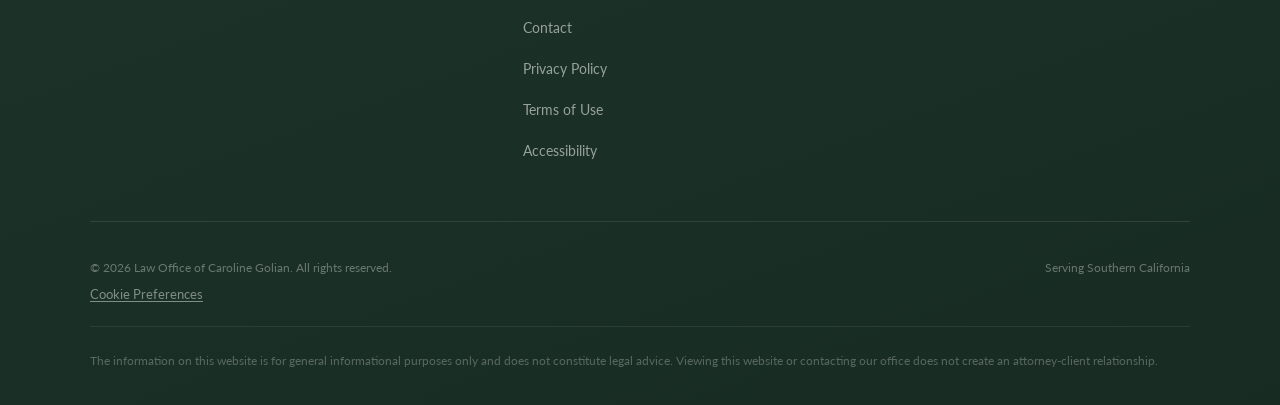
<file: personal-injury.html>
<!DOCTYPE html>
<html lang="en">
<head>
  <meta charset="UTF-8" />
  <meta name="viewport" content="width=device-width, initial-scale=1.0" />
  <title>Personal Injury | Law Office of Caroline Golian</title>
  <meta name="description" content="Representation for individuals injured because of dangerous property conditions, negligent maintenance, unsafe walkways, and slip-and-fall or trip-and-fall incidents. Free consultations." />
  <link rel="preconnect" href="https://fonts.googleapis.com" />
  <link rel="preconnect" href="https://fonts.gstatic.com" crossorigin />
  <link rel="stylesheet" href="styles.css?v=20260701-34" />
  <link rel="canonical" href="https://lawofficecg.github.io/law-office/personal-injury.html" />

  <!-- Open Graph / Social -->
  <meta property="og:type" content="website" />
  <meta property="og:site_name" content="Law Office of Caroline Golian" />
  <meta property="og:title" content="Personal Injury | Law Office of Caroline Golian" />
  <meta property="og:description" content="Representation for individuals injured because of dangerous property conditions, negligent maintenance, unsafe walkways, and slip-and-fall or trip-and-fall incidents. Free consultations." />
  <meta property="og:url" content="https://lawofficecg.github.io/law-office/personal-injury.html" />
  <meta property="og:image" content="https://lawofficecg.github.io/law-office/logo.png" />
  <meta name="twitter:card" content="summary" />
  <meta name="twitter:title" content="Personal Injury | Law Office of Caroline Golian" />
  <meta name="twitter:description" content="Representation for individuals injured because of dangerous property conditions, negligent maintenance, unsafe walkways, and slip-and-fall or trip-and-fall incidents. Free consultations." />
  <meta name="twitter:image" content="https://lawofficecg.github.io/law-office/logo.png" />

  <!-- JSON-LD: Service -->
  <script type="application/ld+json">
  {
    "@context": "https://schema.org",
    "@type": "Service",
    "name": "Personal Injury",
    "serviceType": "Personal Injury Law",
    "url": "https://lawofficecg.github.io/law-office/personal-injury.html",
    "description": "Representation for individuals injured because of dangerous property conditions, negligent maintenance, unsafe walkways, and slip-and-fall or trip-and-fall incidents.",
    "areaServed": { "@type": "State", "name": "California" },
    "provider": {
      "@type": "LegalService",
      "name": "Law Office of Caroline Golian",
      "url": "https://lawofficecg.github.io/law-office/"
    }
  }
  </script>
</head>
<body>
  <div id="scroll-progress" aria-hidden="true"></div>
  <div class="cursor-dot" aria-hidden="true"></div>
  <div class="cursor-ring" aria-hidden="true"></div>
  <a href="#main-content" class="skip-link">Skip to main content</a>
  <div class="page-overlay"></div>

  <header class="site-header" id="site-header">
    <div class="header-inner">
      <a href="index.html" class="site-logo">
        <img src="logo.png?v=20260701-34" alt="Law Office of Caroline Golian logo" />
        <span class="logo-text">
          <span class="logo-name">Law Office of Caroline Golian</span>
          <span class="logo-subtitle">Attorney at Law</span>
        </span>
      </a>
      <button class="nav-toggle" id="nav-toggle" aria-label="Toggle navigation" aria-expanded="false">
        <span></span><span></span><span></span>
      </button>
      <ul class="site-nav" id="site-nav" role="list">
        <li><a href="index.html">Home</a></li>
        <li><a href="about.html">About</a></li>
        <li class="nav-item-dropdown">
          <a href="practice-areas.html">Practice Areas<span class="dropdown-caret"></span></a>
          <ul class="nav-dropdown">
            <li><a href="personal-injury.html" class="active">Personal Injury</a></li>
            <li><a href="habitability.html">Habitability</a></li>
          </ul>
        </li>
        <li><a href="index.html#testimonials">Testimonials</a></li>
        <li><a href="faq.html">FAQ</a></li>
        <li><a href="resources.html">Resources</a></li>
        <li><a href="contact.html">Contact</a></li>
        <li><a href="intake.html" class="nav-cta">Start Habitability Intake</a></li>
      </ul>
      <a href="intake.html" class="nav-cta nav-cta-desktop">Start Habitability Intake</a>
    </div>
  </header>

  <!-- PERSONAL INJURY -->
  <section class="pa-section" id="main-content">
    <div class="pa-inner reverse container">
      <div class="pa-text reveal-left">
        <span class="section-label">Practice Area</span>
        <div class="pa-icon">
          <svg viewBox="0 0 24 24"><path stroke-linecap="round" stroke-linejoin="round" d="M4.318 6.318a4.5 4.5 0 000 6.364L12 20.364l7.682-7.682a4.5 4.5 0 00-6.364-6.364L12 7.636l-1.318-1.318a4.5 4.5 0 00-6.364 0z"/></svg>
        </div>
        <h1 style="margin-bottom:20px;">Personal Injury</h1>
        <p>We represent individuals injured in accidents, working to recover compensation for medical bills, lost wages, pain and suffering, and more.</p>
        <p>No two cases are the same. We take the time to understand your situation and fight for the outcome you deserve.</p>
        <div style="margin-top:36px;">
          <p style="font-weight:700;color:var(--accent);margin-bottom:16px;font-size:1.2em;">If you&rsquo;ve been injured, please don&rsquo;t delay, call our office today.</p>
          <div class="call-now-wrap">
            <a href="tel:[PHONE PLACEHOLDER]" class="btn btn-call btn-magnetic">
              <svg viewBox="0 0 24 24"><path stroke-linecap="round" stroke-linejoin="round" d="M3 5a2 2 0 012-2h3.28a1 1 0 01.948.684l1.498 4.493a1 1 0 01-.502 1.21l-2.257 1.13a11.042 11.042 0 005.516 5.516l1.13-2.257a1 1 0 011.21-.502l4.493 1.498a1 1 0 01.684.949V19a2 2 0 01-2 2h-1C9.716 21 3 14.284 3 6V5z"/></svg>
              Call Now
            </a>
          </div>
        </div>
      </div>
      <aside>
        <div class="sidebar-box spotlight-hover reveal-right">
          <h4>Types of Cases</h4>
          <ul>
            <li>Slip and fall accidents</li>
            <li>Car and vehicle accidents</li>
            <li>Premises liability</li>
            <li>Injuries caused by negligence</li>
            <li>Medical bills &amp; lost wages recovery</li>
            <li>Pain and suffering compensation</li>
          </ul>
        </div>
        <div class="sidebar-box spotlight-hover reveal-right" style="margin-top:20px;background:var(--cream);">
          <h4>Fee Structure</h4>
          <p style="font-size:0.9rem;color:var(--text-muted);margin:0;">Personal injury matters are also handled on a contingency-fee basis: no attorney&rsquo;s fees unless there is a recovery. Case costs are addressed separately and explained before representation begins.</p>
        </div>
      </aside>
    </div>
  </section>

  <section class="bottom-cta">
    <div class="container reveal">
      <h2>Not sure if you have a case?</h2>
      <p>We offer free consultations, there's no cost to speak with us. Tell us what happened and we'll give you an honest assessment.</p>
      <p style="font-weight:700;color:var(--accent);margin:16px 0;font-size:1.2em;">If you&rsquo;ve been injured, please don&rsquo;t delay, call our office today.</p>
      <div class="call-now-wrap">
        <a href="tel:[PHONE PLACEHOLDER]" class="btn btn-call btn-magnetic">
          <svg viewBox="0 0 24 24"><path stroke-linecap="round" stroke-linejoin="round" d="M3 5a2 2 0 012-2h3.28a1 1 0 01.948.684l1.498 4.493a1 1 0 01-.502 1.21l-2.257 1.13a11.042 11.042 0 005.516 5.516l1.13-2.257a1 1 0 011.21-.502l4.493 1.498a1 1 0 01.684.949V19a2 2 0 01-2 2h-1C9.716 21 3 14.284 3 6V5z"/></svg>
          Call Now
        </a>
      </div>
    </div>
  </section>

  <footer class="site-footer">
    <div class="footer-inner">
      <div class="footer-top">
        <div class="footer-brand">
          <p class="logo-name">Law Office of Caroline Golian</p>
          <p>Caroline Golian, Esq.</p>
          <p style="font-size:0.78rem;color:rgba(255,255,255,.4);margin-top:4px;">Cal. State Bar No. 356252</p>
          <p style="margin-top:10px;line-height:1.7">Serving Southern California</p>
        </div>
        <div class="footer-col">
          <h4>Quick Links</h4>
          <ul>
            <li><a href="about.html">About Caroline</a></li>
            <li><a href="habitability.html">Habitability Law</a></li>
            <li><a href="personal-injury.html">Personal Injury</a></li>
            <li><a href="practice-areas.html">Practice Areas</a></li>
            <li><a href="faq.html">FAQ</a></li>
            <li><a href="resources.html">Resources</a></li>
            <li><a href="contact.html">Contact</a></li>
            <li><a href="privacy-policy.html">Privacy Policy</a></li>
            <li><a href="terms.html">Terms of Use</a></li>
            <li><a href="accessibility.html">Accessibility</a></li>
          </ul>
        </div>
        <div class="footer-col footer-contact">
          <h4>Contact</h4>
          <p><a href="tel:[PHONE PLACEHOLDER]">[PHONE PLACEHOLDER]</a></p>
          <p><a href="mailto:[EMAIL PLACEHOLDER]">[EMAIL PLACEHOLDER]</a></p>
          <a href="https://linkedin.com/in/lawofficeofcarolinegolian" target="_blank" rel="noopener" class="footer-linkedin">
            <svg width="15" height="15" viewBox="0 0 24 24" fill="currentColor"><path d="M19 0h-14c-2.761 0-5 2.239-5 5v14c0 2.761 2.239 5 5 5h14c2.762 0 5-2.239 5-5v-14c0-2.761-2.238-5-5-5zm-11 19h-3v-11h3v11zm-1.5-12.268c-.966 0-1.75-.79-1.75-1.764s.784-1.764 1.75-1.764 1.75.79 1.75 1.764-.783 1.764-1.75 1.764zm13.5 12.268h-3v-5.604c0-3.368-4-3.113-4 0v5.604h-3v-11h3v1.765c1.396-2.586 7-2.777 7 2.476v6.759z"/></svg>
            linkedin.com/in/lawofficeofcarolinegolian
          </a>
        </div>
      </div>
      <div class="footer-bottom">
        <p>&copy; 2026 Law Office of Caroline Golian. All rights reserved.</p>
        <p>Serving Southern California</p>
      </div>
      <button class="cookie-pref-link" type="button">Cookie Preferences</button>
      <p class="footer-disclaimer">The information on this website is for general informational purposes only and does not constitute legal advice. Viewing this website or contacting our office does not create an attorney-client relationship.</p>
    </div>
  </footer>

  <script src="main.js?v=20260701-34" defer></script>
  <script src="cookie-consent.js" defer></script>
</body>
</html>
</file>
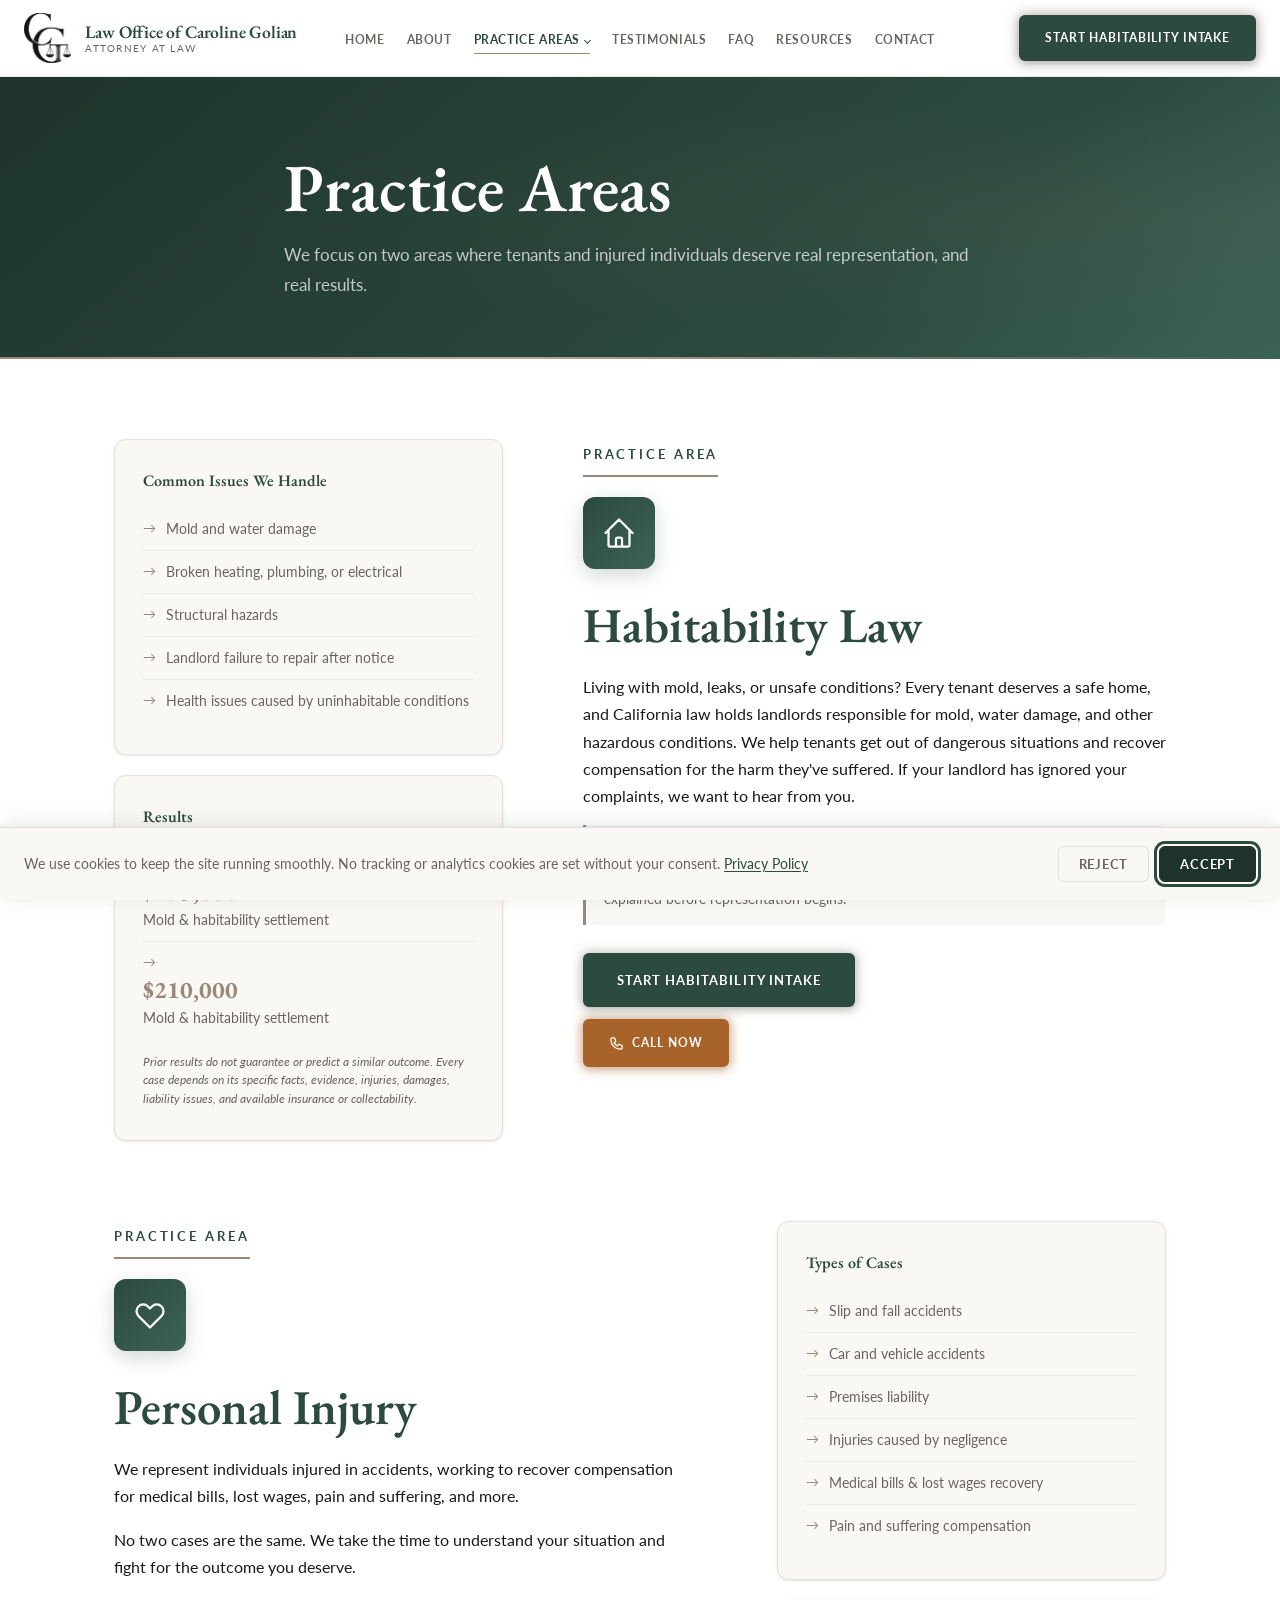
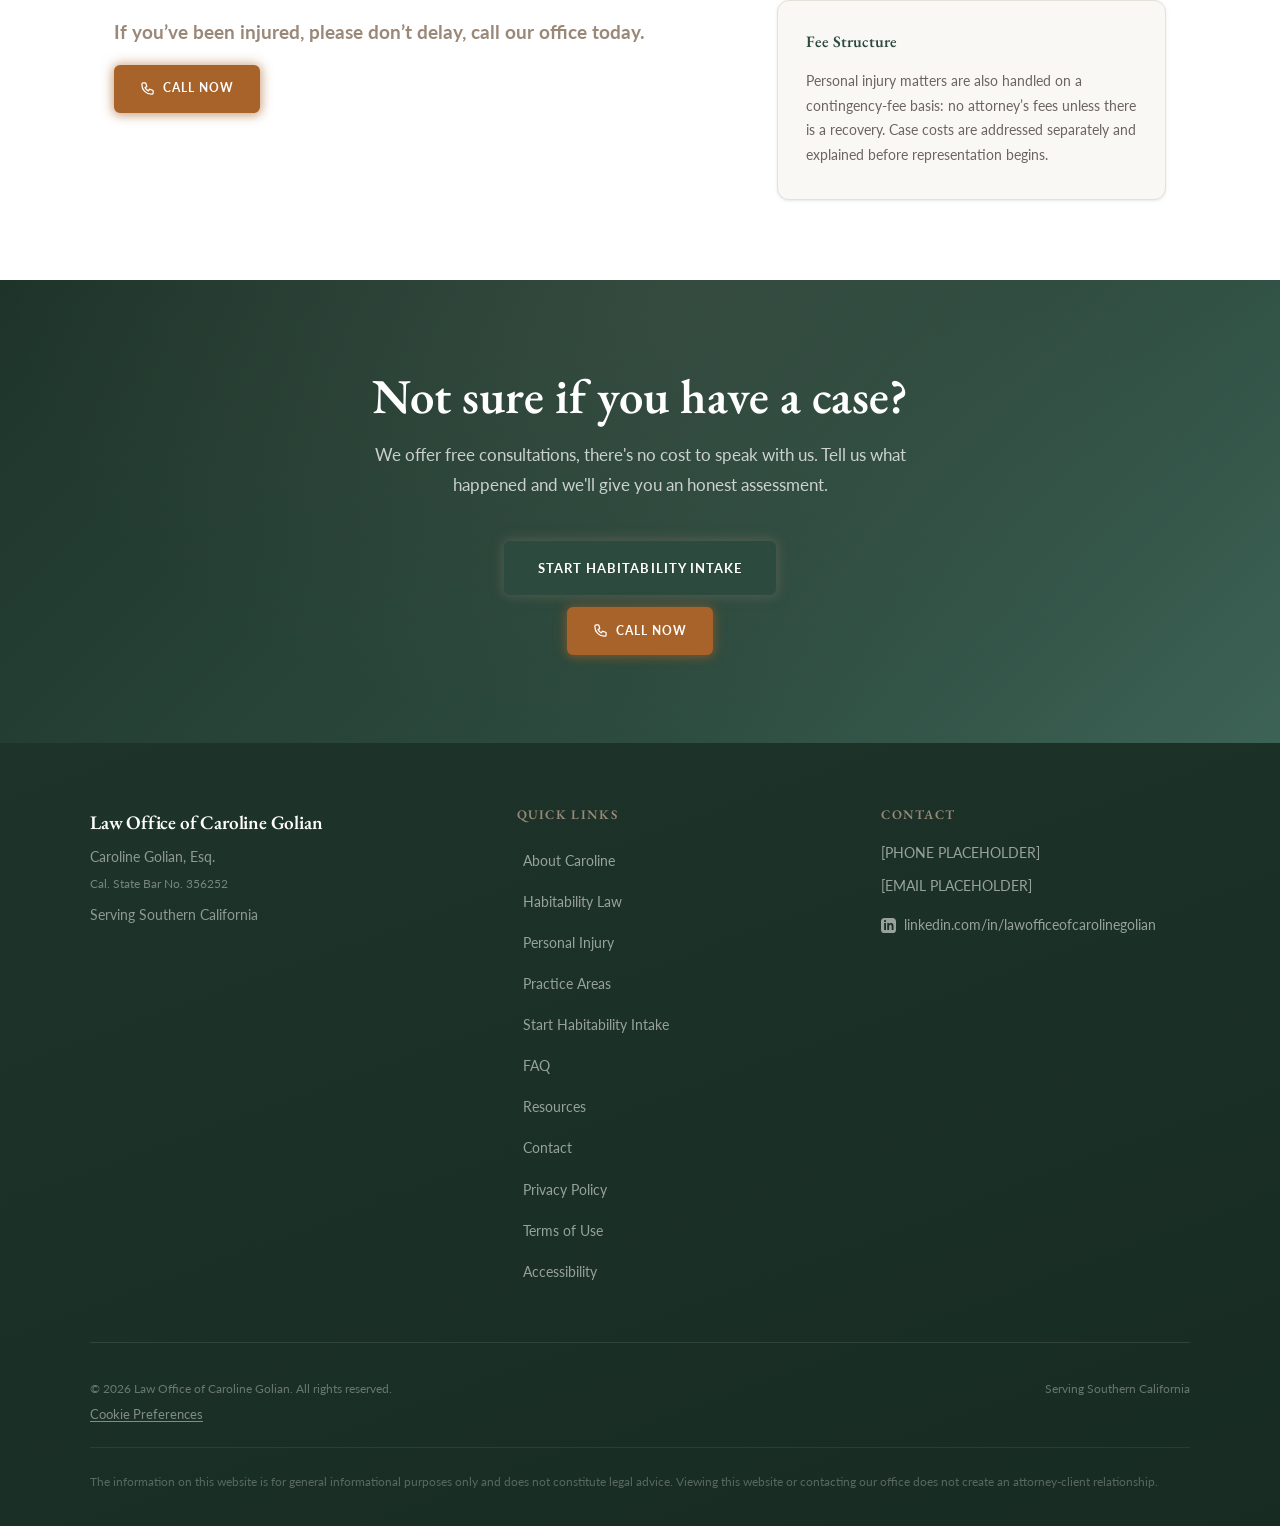
<file: practice-areas.html>
<!DOCTYPE html>
<html lang="en">
<head>
  <meta charset="UTF-8" />
  <meta name="viewport" content="width=device-width, initial-scale=1.0" />
  <title>Practice Areas | Law Office of Caroline Golian</title>
  <meta name="description" content="Caroline Golian, Esq. practices habitability law and personal injury throughout Southern California. Free consultations available." />
  <link rel="preconnect" href="https://fonts.googleapis.com" />
  <link rel="preconnect" href="https://fonts.gstatic.com" crossorigin />
  <link rel="stylesheet" href="styles.css?v=20260701-34" />
  <link rel="canonical" href="https://lawofficecg.github.io/law-office/practice-areas.html" />

  <!-- Open Graph / Social -->
  <meta property="og:type" content="website" />
  <meta property="og:site_name" content="Law Office of Caroline Golian" />
  <meta property="og:title" content="Practice Areas | Law Office of Caroline Golian" />
  <meta property="og:description" content="Caroline Golian, Esq. practices habitability law and personal injury throughout Southern California. Free consultations available." />
  <meta property="og:url" content="https://lawofficecg.github.io/law-office/practice-areas.html" />
  <meta property="og:image" content="https://lawofficecg.github.io/law-office/logo.png" />
  <meta name="twitter:card" content="summary" />
  <meta name="twitter:title" content="Practice Areas | Law Office of Caroline Golian" />
  <meta name="twitter:description" content="Caroline Golian, Esq. practices habitability law and personal injury throughout Southern California. Free consultations available." />
  <meta name="twitter:image" content="https://lawofficecg.github.io/law-office/logo.png" />

  <!-- JSON-LD: Services -->
  <script type="application/ld+json">
  {
    "@context": "https://schema.org",
    "@graph": [
      {
        "@type": "Service",
        "name": "Habitability Law",
        "serviceType": "Habitability Law",
        "url": "https://lawofficecg.github.io/law-office/practice-areas.html#habitability",
        "description": "Representation for tenants living in unsafe rental conditions, including mold exposure, water intrusion, leaks, and landlord failure to repair.",
        "areaServed": { "@type": "State", "name": "California" },
        "provider": {
          "@type": "LegalService",
          "name": "Law Office of Caroline Golian",
          "url": "https://lawofficecg.github.io/law-office/"
        }
      },
      {
        "@type": "Service",
        "name": "Personal Injury",
        "serviceType": "Personal Injury Law",
        "url": "https://lawofficecg.github.io/law-office/practice-areas.html#personal-injury",
        "description": "Representation for individuals injured because of dangerous property conditions, negligent maintenance, unsafe walkways, and slip-and-fall or trip-and-fall incidents.",
        "areaServed": { "@type": "State", "name": "California" },
        "provider": {
          "@type": "LegalService",
          "name": "Law Office of Caroline Golian",
          "url": "https://lawofficecg.github.io/law-office/"
        }
      }
    ]
  }
  </script>
</head>
<body>
  <div id="scroll-progress" aria-hidden="true"></div>
  <div class="cursor-dot" aria-hidden="true"></div>
  <div class="cursor-ring" aria-hidden="true"></div>
  <a href="#main-content" class="skip-link">Skip to main content</a>
  <div class="page-overlay"></div>

  <header class="site-header" id="site-header">
    <div class="header-inner">
      <a href="index.html" class="site-logo">
        <img src="logo.png?v=20260701-34" alt="Law Office of Caroline Golian logo" />
        <span class="logo-text">
          <span class="logo-name">Law Office of Caroline Golian</span>
          <span class="logo-subtitle">Attorney at Law</span>
        </span>
      </a>
      <button class="nav-toggle" id="nav-toggle" aria-label="Toggle navigation" aria-expanded="false">
        <span></span><span></span><span></span>
      </button>
      <ul class="site-nav" id="site-nav" role="list">
        <li><a href="index.html">Home</a></li>
        <li><a href="about.html">About</a></li>
        <li class="nav-item-dropdown">
          <a href="practice-areas.html" class="active">Practice Areas<span class="dropdown-caret"></span></a>
          <ul class="nav-dropdown">
            <li><a href="personal-injury.html">Personal Injury</a></li>
            <li><a href="habitability.html">Habitability</a></li>
          </ul>
        </li>
        <li><a href="index.html#testimonials">Testimonials</a></li>
        <li><a href="faq.html">FAQ</a></li>
        <li><a href="resources.html">Resources</a></li>
        <li><a href="contact.html">Contact</a></li>
        <li><a href="intake.html" class="nav-cta">Start Habitability Intake</a></li>
      </ul>
      <a href="intake.html" class="nav-cta nav-cta-desktop">Start Habitability Intake</a>
    </div>
  </header>

  <section class="page-hero" id="main-content">
    <div class="container">
      <h1>Practice Areas</h1>
      <p>We focus on two areas where tenants and injured individuals deserve real representation, and real results.</p>
    </div>
  </section>

  <!-- HABITABILITY LAW -->
  <section class="pa-section" id="habitability">
    <div class="pa-inner container">
      <aside>
        <div class="sidebar-box spotlight-hover reveal-left">
          <h4>Common Issues We Handle</h4>
          <ul>
            <li>Mold and water damage</li>
            <li>Broken heating, plumbing, or electrical</li>
            <li>Structural hazards</li>
            <li>Landlord failure to repair after notice</li>
            <li>Health issues caused by uninhabitable conditions</li>
          </ul>
        </div>
        <div class="sidebar-box spotlight-hover reveal-left" style="margin-top:20px;">
          <h4>Results</h4>
          <ul>
            <li style="flex-direction:column;align-items:flex-start;gap:4px;">
              <span style="font-family:var(--font-serif);font-size:1.5rem;font-weight:700;color:var(--gold);line-height:1;">$475,000</span>
              Mold &amp; habitability settlement
            </li>
            <li style="flex-direction:column;align-items:flex-start;gap:4px;">
              <span style="font-family:var(--font-serif);font-size:1.5rem;font-weight:700;color:var(--gold);line-height:1;">$210,000</span>
              Mold &amp; habitability settlement
            </li>
          </ul>
          <p style="font-size:0.72rem;color:var(--text-muted);font-style:italic;margin-top:14px;line-height:1.6;">Prior results do not guarantee or predict a similar outcome. Every case depends on its specific facts, evidence, injuries, damages, liability issues, and available insurance or collectability.</p>
        </div>
      </aside>
      <div class="pa-text reveal-right">
        <span class="section-label">Practice Area</span>
        <div class="pa-icon">
          <svg viewBox="0 0 24 24"><path stroke-linecap="round" stroke-linejoin="round" d="M3 12l2-2m0 0l7-7 7 7M5 10v10a1 1 0 001 1h3m10-11l2 2m-2-2v10a1 1 0 01-1 1h-3m-6 0a1 1 0 001-1v-4a1 1 0 011-1h2a1 1 0 011 1v4a1 1 0 001 1m-6 0h6"/></svg>
        </div>
        <h2 style="margin-bottom:20px;">Habitability Law</h2>
        <p>Living with mold, leaks, or unsafe conditions? Every tenant deserves a safe home, and California law holds landlords responsible for mold, water damage, and other hazardous conditions. We help tenants get out of dangerous situations and recover compensation for the harm they've suffered. If your landlord has ignored your complaints, we want to hear from you.</p>
        <p style="font-size:0.88rem;color:var(--text-muted);background:var(--off-white);border-left:3px solid var(--accent);padding:14px 18px;border-radius:0 var(--radius-sm) var(--radius-sm) 0;margin-top:4px;"><strong>Fee structure:</strong> Mold and habitability cases are handled on a contingency-fee basis: no attorney&rsquo;s fees unless there is a recovery. Case costs are addressed separately and explained before representation begins.</p>
        <div style="margin-top:28px;">
          <a href="intake.html" class="btn btn-primary btn-magnetic">Start Habitability Intake</a>
          <div class="call-now-wrap">
            <a href="tel:[PHONE PLACEHOLDER]" class="btn btn-call btn-magnetic">
              <svg viewBox="0 0 24 24"><path stroke-linecap="round" stroke-linejoin="round" d="M3 5a2 2 0 012-2h3.28a1 1 0 01.948.684l1.498 4.493a1 1 0 01-.502 1.21l-2.257 1.13a11.042 11.042 0 005.516 5.516l1.13-2.257a1 1 0 011.21-.502l4.493 1.498a1 1 0 01.684.949V19a2 2 0 01-2 2h-1C9.716 21 3 14.284 3 6V5z"/></svg>
              Call Now
            </a>
          </div>
        </div>
      </div>
    </div>
  </section>

  <!-- PERSONAL INJURY -->
  <section class="pa-section" id="personal-injury" style="background:var(--white);">
    <div class="pa-inner reverse container">
      <div class="pa-text reveal-left">
        <span class="section-label">Practice Area</span>
        <div class="pa-icon">
          <svg viewBox="0 0 24 24"><path stroke-linecap="round" stroke-linejoin="round" d="M4.318 6.318a4.5 4.5 0 000 6.364L12 20.364l7.682-7.682a4.5 4.5 0 00-6.364-6.364L12 7.636l-1.318-1.318a4.5 4.5 0 00-6.364 0z"/></svg>
        </div>
        <h2 style="margin-bottom:20px;">Personal Injury</h2>
        <p>We represent individuals injured in accidents, working to recover compensation for medical bills, lost wages, pain and suffering, and more.</p>
        <p>No two cases are the same. We take the time to understand your situation and fight for the outcome you deserve.</p>
        <div style="margin-top:36px;">
          <p style="font-weight:700;color:var(--accent);margin-bottom:16px;font-size:1.2em;">If you&rsquo;ve been injured, please don&rsquo;t delay, call our office today.</p>
          <div class="call-now-wrap">
            <a href="tel:[PHONE PLACEHOLDER]" class="btn btn-call btn-magnetic">
              <svg viewBox="0 0 24 24"><path stroke-linecap="round" stroke-linejoin="round" d="M3 5a2 2 0 012-2h3.28a1 1 0 01.948.684l1.498 4.493a1 1 0 01-.502 1.21l-2.257 1.13a11.042 11.042 0 005.516 5.516l1.13-2.257a1 1 0 011.21-.502l4.493 1.498a1 1 0 01.684.949V19a2 2 0 01-2 2h-1C9.716 21 3 14.284 3 6V5z"/></svg>
              Call Now
            </a>
          </div>
        </div>
      </div>
      <aside>
        <div class="sidebar-box spotlight-hover reveal-right">
          <h4>Types of Cases</h4>
          <ul>
            <li>Slip and fall accidents</li>
            <li>Car and vehicle accidents</li>
            <li>Premises liability</li>
            <li>Injuries caused by negligence</li>
            <li>Medical bills &amp; lost wages recovery</li>
            <li>Pain and suffering compensation</li>
          </ul>
        </div>
        <div class="sidebar-box spotlight-hover reveal-right" style="margin-top:20px;background:var(--cream);">
          <h4>Fee Structure</h4>
          <p style="font-size:0.9rem;color:var(--text-muted);margin:0;">Personal injury matters are also handled on a contingency-fee basis: no attorney&rsquo;s fees unless there is a recovery. Case costs are addressed separately and explained before representation begins.</p>
        </div>
      </aside>
    </div>
  </section>

  <section class="bottom-cta">
    <div class="container reveal">
      <h2>Not sure if you have a case?</h2>
      <p>We offer free consultations, there's no cost to speak with us. Tell us what happened and we'll give you an honest assessment.</p>
      <a href="intake.html" class="btn btn-primary btn-magnetic">Start Habitability Intake</a>
      <div class="call-now-wrap">
        <a href="tel:[PHONE PLACEHOLDER]" class="btn btn-call btn-magnetic">
          <svg viewBox="0 0 24 24"><path stroke-linecap="round" stroke-linejoin="round" d="M3 5a2 2 0 012-2h3.28a1 1 0 01.948.684l1.498 4.493a1 1 0 01-.502 1.21l-2.257 1.13a11.042 11.042 0 005.516 5.516l1.13-2.257a1 1 0 011.21-.502l4.493 1.498a1 1 0 01.684.949V19a2 2 0 01-2 2h-1C9.716 21 3 14.284 3 6V5z"/></svg>
          Call Now
        </a>
      </div>
    </div>
  </section>

  <footer class="site-footer">
    <div class="footer-inner">
      <div class="footer-top">
        <div class="footer-brand">
          <p class="logo-name">Law Office of Caroline Golian</p>
          <p>Caroline Golian, Esq.</p>
          <p style="font-size:0.78rem;color:rgba(255,255,255,.4);margin-top:4px;">Cal. State Bar No. 356252</p>
          <p style="margin-top:10px;line-height:1.7">Serving Southern California</p>
        </div>
        <div class="footer-col">
          <h4>Quick Links</h4>
          <ul>
            <li><a href="about.html">About Caroline</a></li>
            <li><a href="habitability.html">Habitability Law</a></li>
            <li><a href="personal-injury.html">Personal Injury</a></li>
            <li><a href="practice-areas.html">Practice Areas</a></li>
            <li><a href="intake.html">Start Habitability Intake</a></li>
            <li><a href="faq.html">FAQ</a></li>
            <li><a href="resources.html">Resources</a></li>
            <li><a href="contact.html">Contact</a></li>
            <li><a href="privacy-policy.html">Privacy Policy</a></li>
            <li><a href="terms.html">Terms of Use</a></li>
            <li><a href="accessibility.html">Accessibility</a></li>
          </ul>
        </div>
        <div class="footer-col footer-contact">
          <h4>Contact</h4>
          <p><a href="tel:[PHONE PLACEHOLDER]">[PHONE PLACEHOLDER]</a></p>
          <p><a href="mailto:[EMAIL PLACEHOLDER]">[EMAIL PLACEHOLDER]</a></p>
          <a href="https://linkedin.com/in/lawofficeofcarolinegolian" target="_blank" rel="noopener" class="footer-linkedin">
            <svg width="15" height="15" viewBox="0 0 24 24" fill="currentColor"><path d="M19 0h-14c-2.761 0-5 2.239-5 5v14c0 2.761 2.239 5 5 5h14c2.762 0 5-2.239 5-5v-14c0-2.761-2.238-5-5-5zm-11 19h-3v-11h3v11zm-1.5-12.268c-.966 0-1.75-.79-1.75-1.764s.784-1.764 1.75-1.764 1.75.79 1.75 1.764-.783 1.764-1.75 1.764zm13.5 12.268h-3v-5.604c0-3.368-4-3.113-4 0v5.604h-3v-11h3v1.765c1.396-2.586 7-2.777 7 2.476v6.759z"/></svg>
            linkedin.com/in/lawofficeofcarolinegolian
          </a>
        </div>
      </div>
      <div class="footer-bottom">
        <p>&copy; 2026 Law Office of Caroline Golian. All rights reserved.</p>
        <p>Serving Southern California</p>
      </div>
      <button class="cookie-pref-link" type="button">Cookie Preferences</button>
      <p class="footer-disclaimer">The information on this website is for general informational purposes only and does not constitute legal advice. Viewing this website or contacting our office does not create an attorney-client relationship.</p>
    </div>
  </footer>

  <script src="main.js?v=20260701-34" defer></script>
  <script src="cookie-consent.js" defer></script>
</body>
</html>
</file>
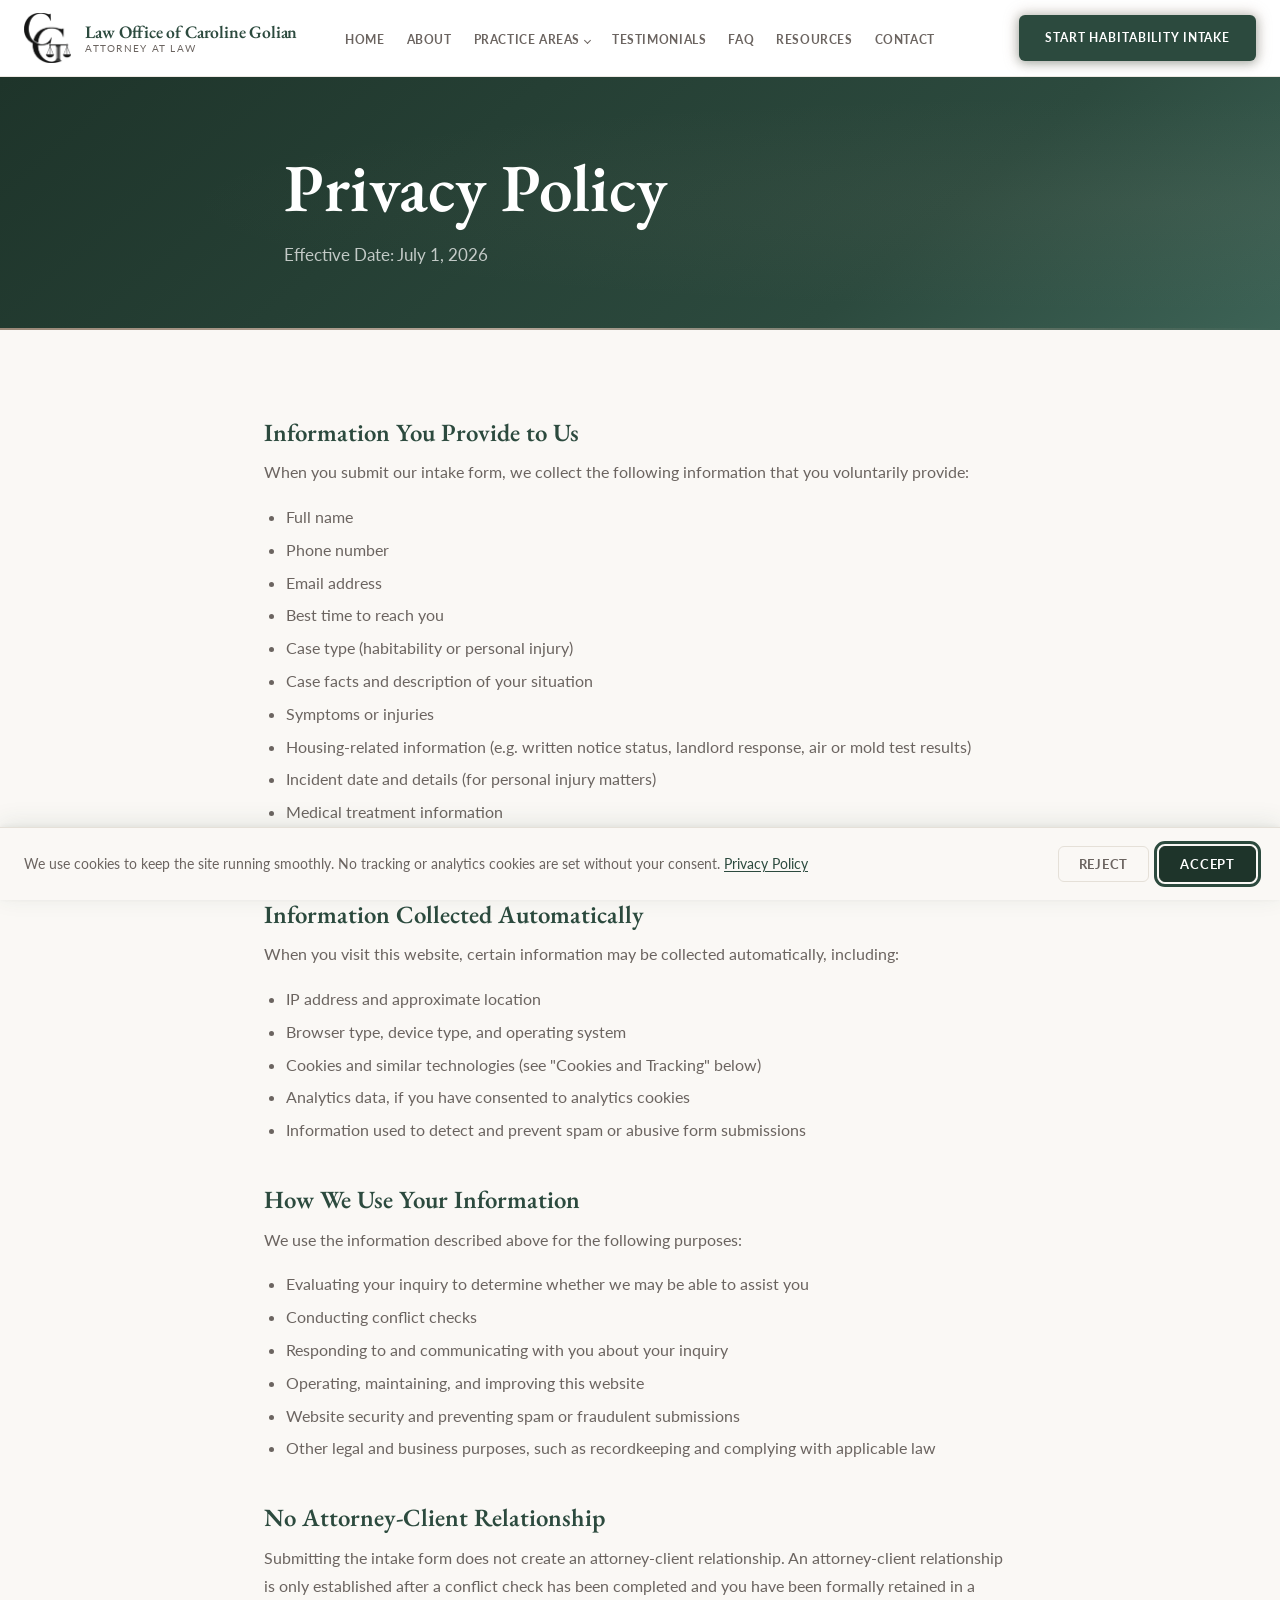
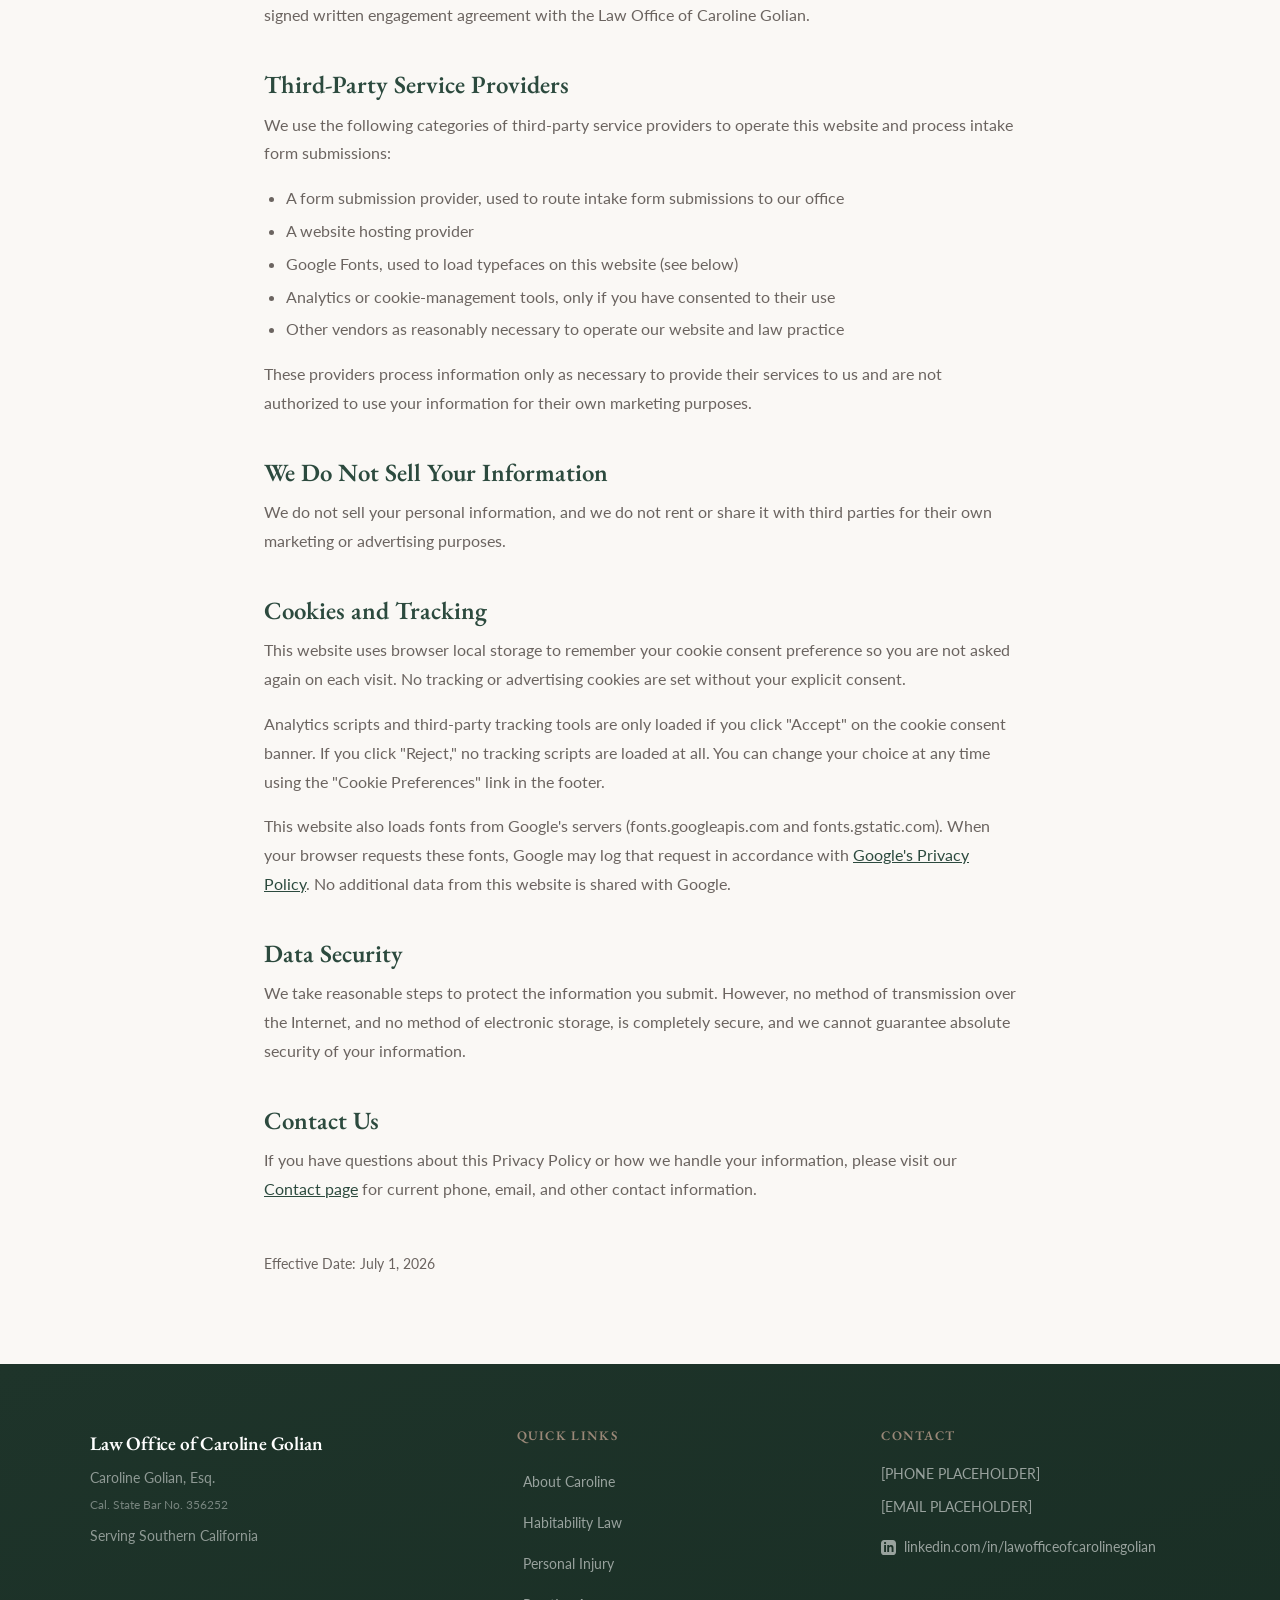
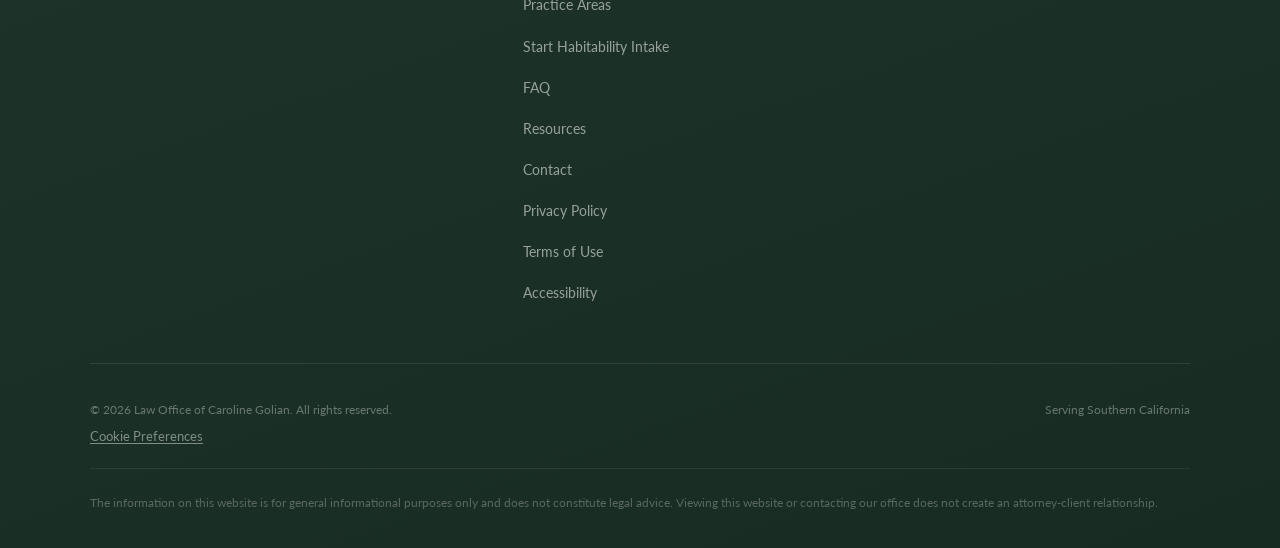
<file: privacy-policy.html>
<!DOCTYPE html>
<html lang="en">
<head>
  <meta charset="UTF-8" />
  <meta name="viewport" content="width=device-width, initial-scale=1.0" />
  <title>Privacy Policy | Law Office of Caroline Golian</title>
  <meta name="description" content="Privacy Policy for the Law Office of Caroline Golian." />
  <link rel="preconnect" href="https://fonts.googleapis.com" />
  <link rel="preconnect" href="https://fonts.gstatic.com" crossorigin />
  <link rel="stylesheet" href="styles.css?v=20260701-34" />
  <link rel="canonical" href="https://lawofficecg.github.io/law-office/privacy-policy.html" />
  <meta name="robots" content="noindex, follow" />

  <!-- Open Graph / Social -->
  <meta property="og:type" content="website" />
  <meta property="og:site_name" content="Law Office of Caroline Golian" />
  <meta property="og:title" content="Privacy Policy | Law Office of Caroline Golian" />
  <meta property="og:description" content="Privacy Policy for the Law Office of Caroline Golian." />
  <meta property="og:url" content="https://lawofficecg.github.io/law-office/privacy-policy.html" />
  <meta property="og:image" content="https://lawofficecg.github.io/law-office/logo.png" />
</head>
<body>
  <div id="scroll-progress" aria-hidden="true"></div>
  <div class="cursor-dot" aria-hidden="true"></div>
  <div class="cursor-ring" aria-hidden="true"></div>
  <a href="#main-content" class="skip-link">Skip to main content</a>
  <div class="page-overlay"></div>

  <header class="site-header" id="site-header">
    <div class="header-inner">
      <a href="index.html" class="site-logo">
        <img src="logo.png?v=20260701-34" alt="Law Office of Caroline Golian logo" />
        <span class="logo-text">
          <span class="logo-name">Law Office of Caroline Golian</span>
          <span class="logo-subtitle">Attorney at Law</span>
        </span>
      </a>
      <button class="nav-toggle" id="nav-toggle" aria-label="Toggle navigation" aria-expanded="false">
        <span></span><span></span><span></span>
      </button>
      <ul class="site-nav" id="site-nav" role="list">
        <li><a href="index.html">Home</a></li>
        <li><a href="about.html">About</a></li>
        <li class="nav-item-dropdown">
          <a href="practice-areas.html">Practice Areas<span class="dropdown-caret"></span></a>
          <ul class="nav-dropdown">
            <li><a href="personal-injury.html">Personal Injury</a></li>
            <li><a href="habitability.html">Habitability</a></li>
          </ul>
        </li>
        <li><a href="index.html#testimonials">Testimonials</a></li>
        <li><a href="faq.html">FAQ</a></li>
        <li><a href="resources.html">Resources</a></li>
        <li><a href="contact.html">Contact</a></li>
        <li><a href="intake.html" class="nav-cta">Start Habitability Intake</a></li>
      </ul>
      <a href="intake.html" class="nav-cta nav-cta-desktop">Start Habitability Intake</a>
    </div>
  </header>

  <section class="page-hero" id="main-content">
    <div class="container">
      <h1>Privacy Policy</h1>
      <p>Effective Date: July 1, 2026</p>
    </div>
  </section>

  <section style="padding:var(--section-v) 24px;">
    <div class="container" style="max-width:800px;">

      <div class="legal-prose reveal">

        <h2>Information You Provide to Us</h2>
        <p>When you submit our intake form, we collect the following information that you voluntarily provide:</p>
        <ul>
          <li>Full name</li>
          <li>Phone number</li>
          <li>Email address</li>
          <li>Best time to reach you</li>
          <li>Case type (habitability or personal injury)</li>
          <li>Case facts and description of your situation</li>
          <li>Symptoms or injuries</li>
          <li>Housing-related information (e.g. written notice status, landlord response, air or mold test results)</li>
          <li>Incident date and details (for personal injury matters)</li>
          <li>Medical treatment information</li>
          <li>Any other information you choose to submit through the intake form or by contacting us</li>
        </ul>

        <h2>Information Collected Automatically</h2>
        <p>When you visit this website, certain information may be collected automatically, including:</p>
        <ul>
          <li>IP address and approximate location</li>
          <li>Browser type, device type, and operating system</li>
          <li>Cookies and similar technologies (see "Cookies and Tracking" below)</li>
          <li>Analytics data, if you have consented to analytics cookies</li>
          <li>Information used to detect and prevent spam or abusive form submissions</li>
        </ul>

        <h2>How We Use Your Information</h2>
        <p>We use the information described above for the following purposes:</p>
        <ul>
          <li>Evaluating your inquiry to determine whether we may be able to assist you</li>
          <li>Conducting conflict checks</li>
          <li>Responding to and communicating with you about your inquiry</li>
          <li>Operating, maintaining, and improving this website</li>
          <li>Website security and preventing spam or fraudulent submissions</li>
          <li>Other legal and business purposes, such as recordkeeping and complying with applicable law</li>
        </ul>

        <h2>No Attorney-Client Relationship</h2>
        <p>Submitting the intake form does not create an attorney-client relationship. An attorney-client relationship is only established after a conflict check has been completed and you have been formally retained in a signed written engagement agreement with the Law Office of Caroline Golian.</p>

        <h2>Third-Party Service Providers</h2>
        <p>We use the following categories of third-party service providers to operate this website and process intake form submissions:</p>
        <ul>
          <li>A form submission provider, used to route intake form submissions to our office</li>
          <li>A website hosting provider</li>
          <li>Google Fonts, used to load typefaces on this website (see below)</li>
          <li>Analytics or cookie-management tools, only if you have consented to their use</li>
          <li>Other vendors as reasonably necessary to operate our website and law practice</li>
        </ul>
        <p>These providers process information only as necessary to provide their services to us and are not authorized to use your information for their own marketing purposes.</p>

        <h2>We Do Not Sell Your Information</h2>
        <p>We do not sell your personal information, and we do not rent or share it with third parties for their own marketing or advertising purposes.</p>

        <h2>Cookies and Tracking</h2>
        <p>This website uses browser local storage to remember your cookie consent preference so you are not asked again on each visit. No tracking or advertising cookies are set without your explicit consent.</p>
        <p>Analytics scripts and third-party tracking tools are only loaded if you click "Accept" on the cookie consent banner. If you click "Reject," no tracking scripts are loaded at all. You can change your choice at any time using the "Cookie Preferences" link in the footer.</p>
        <p>This website also loads fonts from Google's servers (fonts.googleapis.com and fonts.gstatic.com). When your browser requests these fonts, Google may log that request in accordance with <a href="https://policies.google.com/privacy" target="_blank" rel="noopener">Google's Privacy Policy</a>. No additional data from this website is shared with Google.</p>

        <h2>Data Security</h2>
        <p>We take reasonable steps to protect the information you submit. However, no method of transmission over the Internet, and no method of electronic storage, is completely secure, and we cannot guarantee absolute security of your information.</p>

        <h2>Contact Us</h2>
        <p>If you have questions about this Privacy Policy or how we handle your information, please visit our <a href="contact.html">Contact page</a> for current phone, email, and other contact information.</p>

        <p style="margin-top:48px;font-size:0.85rem;color:var(--text-muted);">Effective Date: July 1, 2026</p>

      </div>

    </div>
  </section>

  <footer class="site-footer">
    <div class="footer-inner">
      <div class="footer-top">
        <div class="footer-brand">
          <p class="logo-name">Law Office of Caroline Golian</p>
          <p>Caroline Golian, Esq.</p>
          <p style="font-size:0.78rem;color:rgba(255,255,255,.4);margin-top:4px;">Cal. State Bar No. 356252</p>
          <p style="margin-top:10px;line-height:1.7">Serving Southern California</p>
        </div>
        <div class="footer-col">
          <h4>Quick Links</h4>
          <ul>
            <li><a href="about.html">About Caroline</a></li>
            <li><a href="habitability.html">Habitability Law</a></li>
            <li><a href="personal-injury.html">Personal Injury</a></li>
            <li><a href="practice-areas.html">Practice Areas</a></li>
            <li><a href="intake.html">Start Habitability Intake</a></li>
            <li><a href="faq.html">FAQ</a></li>
            <li><a href="resources.html">Resources</a></li>
            <li><a href="contact.html">Contact</a></li>
            <li><a href="privacy-policy.html">Privacy Policy</a></li>
            <li><a href="terms.html">Terms of Use</a></li>
            <li><a href="accessibility.html">Accessibility</a></li>
          </ul>
        </div>
        <div class="footer-col footer-contact">
          <h4>Contact</h4>
          <p><a href="tel:[PHONE PLACEHOLDER]">[PHONE PLACEHOLDER]</a></p>
          <p><a href="mailto:[EMAIL PLACEHOLDER]">[EMAIL PLACEHOLDER]</a></p>
          <a href="https://linkedin.com/in/lawofficeofcarolinegolian" target="_blank" rel="noopener" class="footer-linkedin">
            <svg width="15" height="15" viewBox="0 0 24 24" fill="currentColor"><path d="M19 0h-14c-2.761 0-5 2.239-5 5v14c0 2.761 2.239 5 5 5h14c2.762 0 5-2.239 5-5v-14c0-2.761-2.238-5-5-5zm-11 19h-3v-11h3v11zm-1.5-12.268c-.966 0-1.75-.79-1.75-1.764s.784-1.764 1.75-1.764 1.75.79 1.75 1.764-.783 1.764-1.75 1.764zm13.5 12.268h-3v-5.604c0-3.368-4-3.113-4 0v5.604h-3v-11h3v1.765c1.396-2.586 7-2.777 7 2.476v6.759z"/></svg>
            linkedin.com/in/lawofficeofcarolinegolian
          </a>
        </div>
      </div>
      <div class="footer-bottom">
        <p>&copy; 2026 Law Office of Caroline Golian. All rights reserved.</p>
        <p>Serving Southern California</p>
      </div>
      <button class="cookie-pref-link" type="button">Cookie Preferences</button>
      <p class="footer-disclaimer">The information on this website is for general informational purposes only and does not constitute legal advice. Viewing this website or contacting our office does not create an attorney-client relationship.</p>
    </div>
  </footer>

  <script src="main.js?v=20260701-34" defer></script>
  <script src="cookie-consent.js" defer></script>
</body>
</html>
</file>
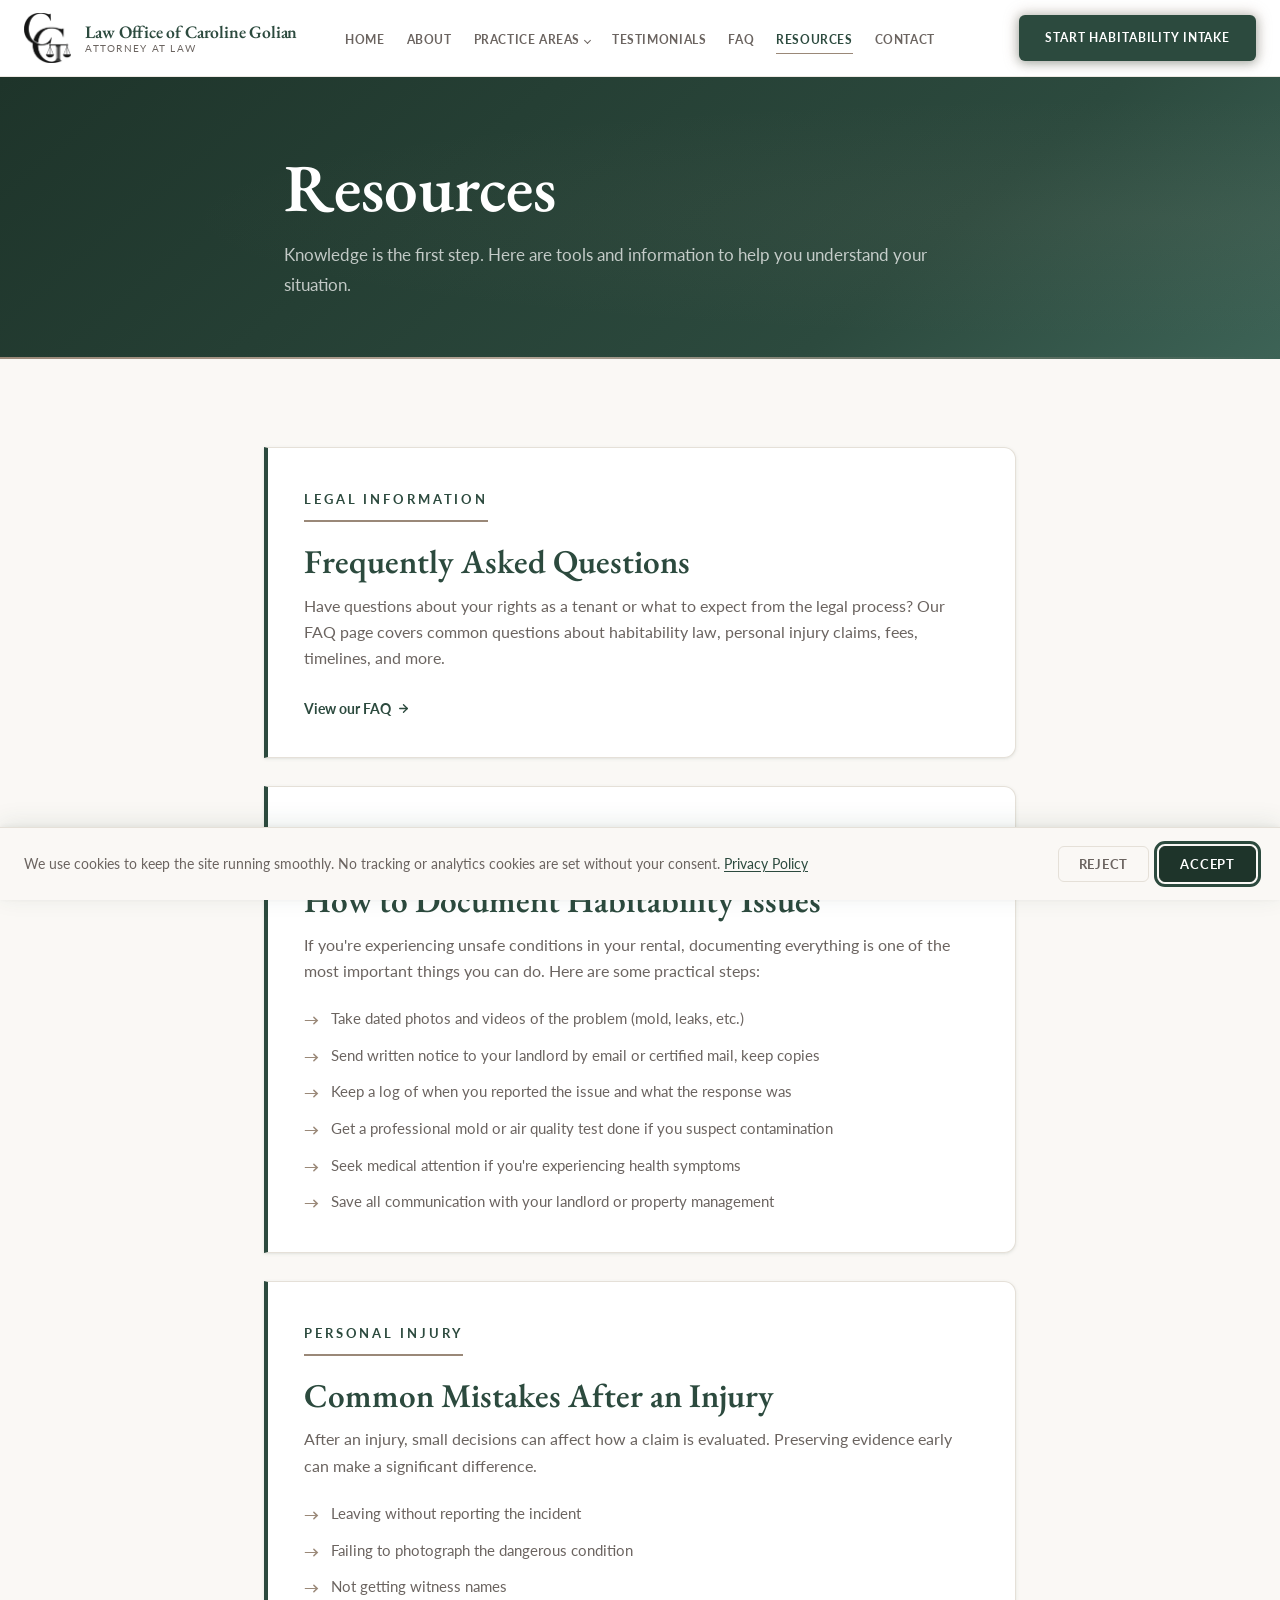
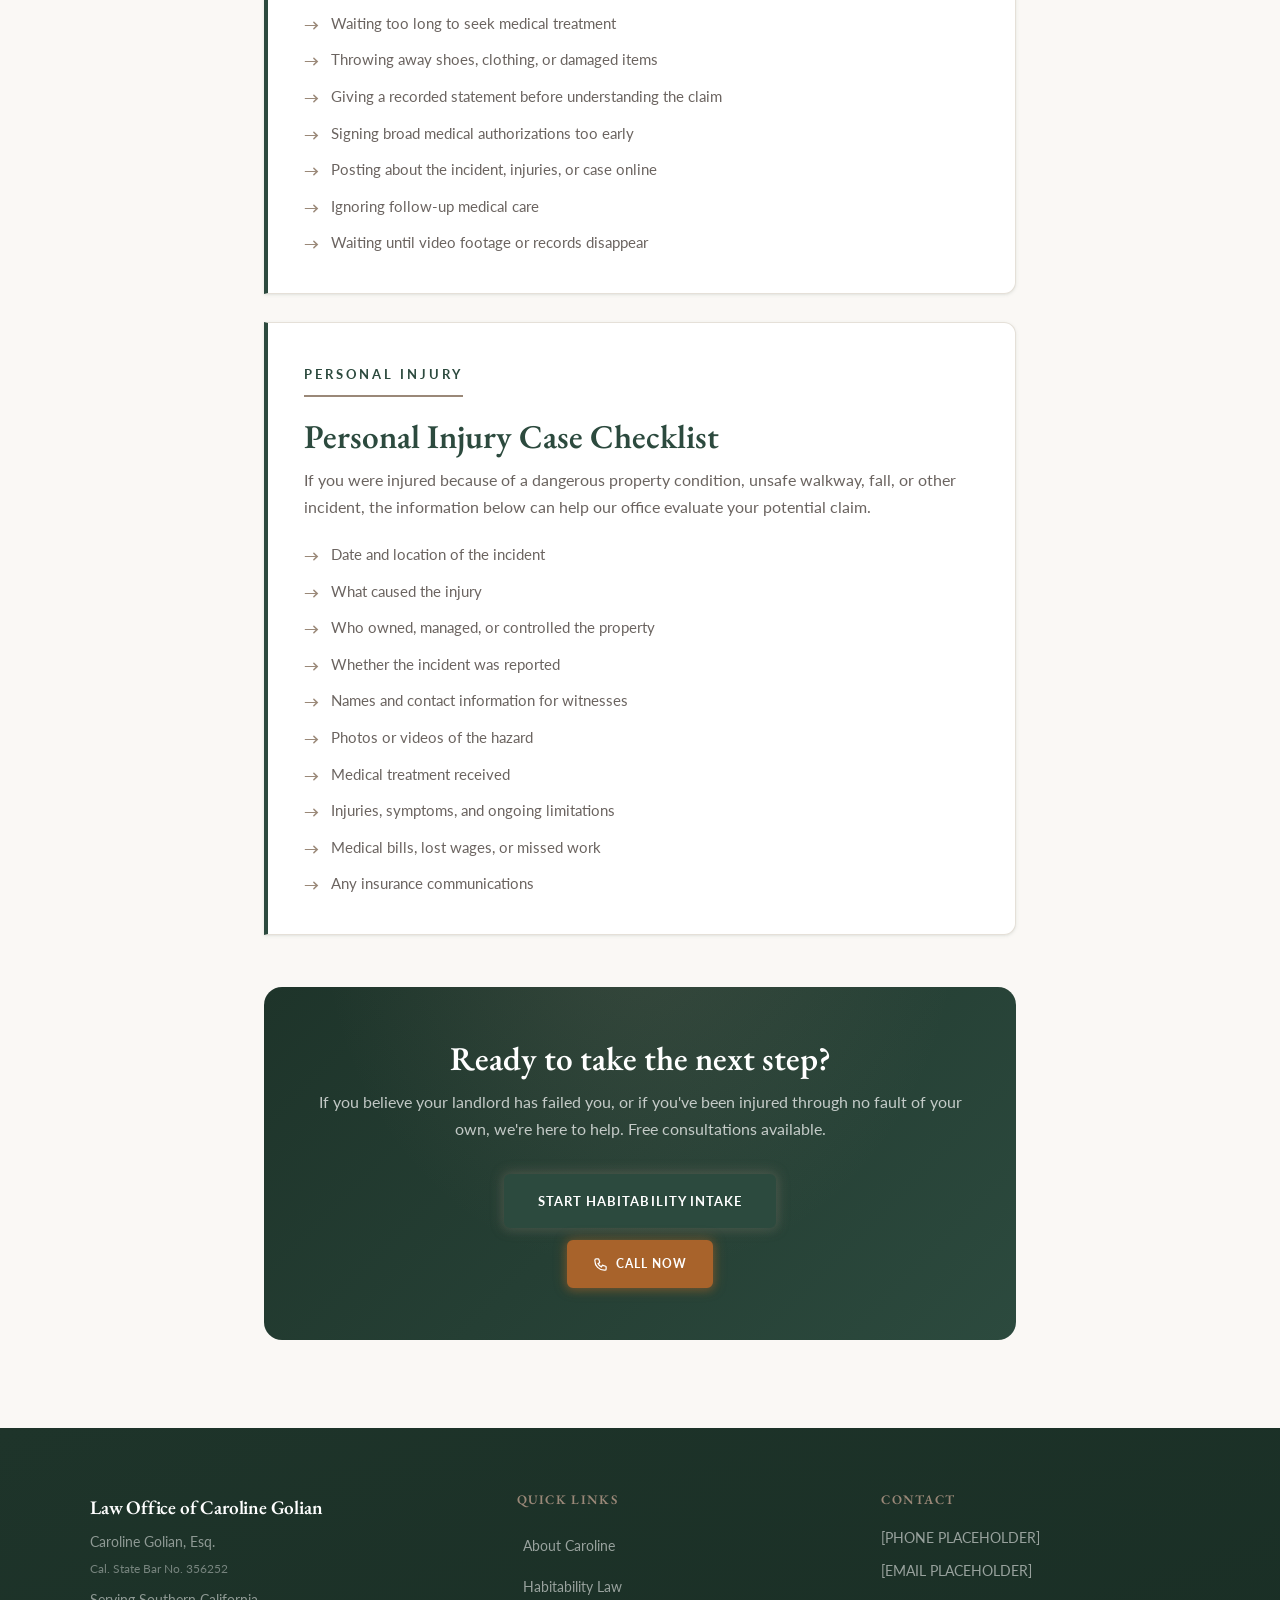
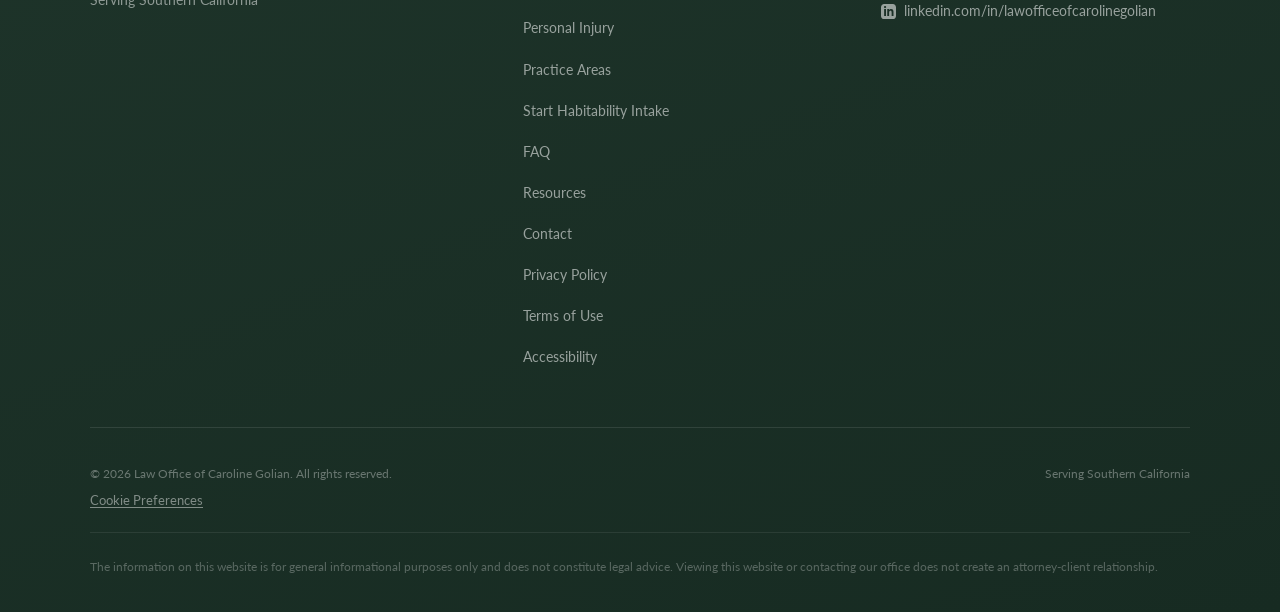
<file: resources.html>
<!DOCTYPE html>
<html lang="en">
<head>
  <meta charset="UTF-8" />
  <meta name="viewport" content="width=device-width, initial-scale=1.0" />
  <title>Resources | Law Office of Caroline Golian</title>
  <meta name="description" content="Tools and information to help Southern California tenants and personal injury clients understand their rights, document their case, and know what to expect." />
  <link rel="preconnect" href="https://fonts.googleapis.com" />
  <link rel="preconnect" href="https://fonts.gstatic.com" crossorigin />
  <link rel="stylesheet" href="styles.css?v=20260701-34" />
  <link rel="canonical" href="https://lawofficecg.github.io/law-office/resources.html" />

  <!-- Open Graph / Social -->
  <meta property="og:type" content="website" />
  <meta property="og:site_name" content="Law Office of Caroline Golian" />
  <meta property="og:title" content="Resources | Law Office of Caroline Golian" />
  <meta property="og:description" content="Tools and information to help Southern California tenants and personal injury clients understand their rights, document their case, and know what to expect." />
  <meta property="og:url" content="https://lawofficecg.github.io/law-office/resources.html" />
  <meta property="og:image" content="https://lawofficecg.github.io/law-office/logo.png" />
  <meta name="twitter:card" content="summary" />
  <meta name="twitter:title" content="Resources | Law Office of Caroline Golian" />
  <meta name="twitter:description" content="Tools and information to help Southern California tenants and personal injury clients understand their rights, document their case, and know what to expect." />
  <meta name="twitter:image" content="https://lawofficecg.github.io/law-office/logo.png" />
</head>
<body>
  <div id="scroll-progress" aria-hidden="true"></div>
  <div class="cursor-dot" aria-hidden="true"></div>
  <div class="cursor-ring" aria-hidden="true"></div>
  <a href="#main-content" class="skip-link">Skip to main content</a>
  <div class="page-overlay"></div>

  <header class="site-header" id="site-header">
    <div class="header-inner">
      <a href="index.html" class="site-logo">
        <img src="logo.png?v=20260701-34" alt="Law Office of Caroline Golian logo" />
        <span class="logo-text">
          <span class="logo-name">Law Office of Caroline Golian</span>
          <span class="logo-subtitle">Attorney at Law</span>
        </span>
      </a>
      <button class="nav-toggle" id="nav-toggle" aria-label="Toggle navigation" aria-expanded="false">
        <span></span><span></span><span></span>
      </button>
      <ul class="site-nav" id="site-nav" role="list">
        <li><a href="index.html">Home</a></li>
        <li><a href="about.html">About</a></li>
        <li class="nav-item-dropdown">
          <a href="practice-areas.html">Practice Areas<span class="dropdown-caret"></span></a>
          <ul class="nav-dropdown">
            <li><a href="personal-injury.html">Personal Injury</a></li>
            <li><a href="habitability.html">Habitability</a></li>
          </ul>
        </li>
        <li><a href="index.html#testimonials">Testimonials</a></li>
        <li><a href="faq.html">FAQ</a></li>
        <li><a href="resources.html" class="active">Resources</a></li>
        <li><a href="contact.html">Contact</a></li>
        <li><a href="intake.html" class="nav-cta">Start Habitability Intake</a></li>
      </ul>
      <a href="intake.html" class="nav-cta nav-cta-desktop">Start Habitability Intake</a>
    </div>
  </header>

  <section class="page-hero" id="main-content">
    <div class="container">
      <h1>Resources</h1>
      <p>Knowledge is the first step. Here are tools and information to help you understand your situation.</p>
    </div>
  </section>

  <section style="padding:var(--section-v) 24px;">
    <div class="container" style="max-width:800px;">

      <div class="resource-card spotlight-hover reveal">
        <span class="section-label">Legal Information</span>
        <h3>Frequently Asked Questions</h3>
        <p>Have questions about your rights as a tenant or what to expect from the legal process? Our FAQ page covers common questions about habitability law, personal injury claims, fees, timelines, and more.</p>
        <a href="faq.html" class="resource-link">
          View our FAQ
          <svg width="13" height="13" viewBox="0 0 24 24" fill="none" stroke="currentColor" stroke-width="2.5" stroke-linecap="round" stroke-linejoin="round"><line x1="5" y1="12" x2="19" y2="12"/><polyline points="12 5 19 12 12 19"/></svg>
        </a>
      </div>

      <div class="resource-card spotlight-hover reveal">
        <span class="section-label">Tips for Tenants</span>
        <h3>How to Document Habitability Issues</h3>
        <p>If you're experiencing unsafe conditions in your rental, documenting everything is one of the most important things you can do. Here are some practical steps:</p>
        <ul style="margin-top:16px;padding-left:0;list-style:none;display:flex;flex-direction:column;gap:10px;">
          <li style="display:flex;gap:12px;align-items:flex-start;font-size:0.94rem;color:var(--text-muted);">
            <span style="color:var(--accent);font-weight:700;flex-shrink:0;margin-top:1px;">→</span>
            Take dated photos and videos of the problem (mold, leaks, etc.)
          </li>
          <li style="display:flex;gap:12px;align-items:flex-start;font-size:0.94rem;color:var(--text-muted);">
            <span style="color:var(--accent);font-weight:700;flex-shrink:0;margin-top:1px;">→</span>
            Send written notice to your landlord by email or certified mail, keep copies
          </li>
          <li style="display:flex;gap:12px;align-items:flex-start;font-size:0.94rem;color:var(--text-muted);">
            <span style="color:var(--accent);font-weight:700;flex-shrink:0;margin-top:1px;">→</span>
            Keep a log of when you reported the issue and what the response was
          </li>
          <li style="display:flex;gap:12px;align-items:flex-start;font-size:0.94rem;color:var(--text-muted);">
            <span style="color:var(--accent);font-weight:700;flex-shrink:0;margin-top:1px;">→</span>
            Get a professional mold or air quality test done if you suspect contamination
          </li>
          <li style="display:flex;gap:12px;align-items:flex-start;font-size:0.94rem;color:var(--text-muted);">
            <span style="color:var(--accent);font-weight:700;flex-shrink:0;margin-top:1px;">→</span>
            Seek medical attention if you're experiencing health symptoms
          </li>
          <li style="display:flex;gap:12px;align-items:flex-start;font-size:0.94rem;color:var(--text-muted);">
            <span style="color:var(--accent);font-weight:700;flex-shrink:0;margin-top:1px;">→</span>
            Save all communication with your landlord or property management
          </li>
        </ul>
      </div>

      <div class="resource-card spotlight-hover reveal">
        <span class="section-label">Personal Injury</span>
        <h3>Common Mistakes After an Injury</h3>
        <p>After an injury, small decisions can affect how a claim is evaluated. Preserving evidence early can make a significant difference.</p>
        <ul style="margin-top:16px;padding-left:0;list-style:none;display:flex;flex-direction:column;gap:10px;">
          <li style="display:flex;gap:12px;align-items:flex-start;font-size:0.94rem;color:var(--text-muted);">
            <span style="color:var(--accent);font-weight:700;flex-shrink:0;margin-top:1px;">→</span>
            Leaving without reporting the incident
          </li>
          <li style="display:flex;gap:12px;align-items:flex-start;font-size:0.94rem;color:var(--text-muted);">
            <span style="color:var(--accent);font-weight:700;flex-shrink:0;margin-top:1px;">→</span>
            Failing to photograph the dangerous condition
          </li>
          <li style="display:flex;gap:12px;align-items:flex-start;font-size:0.94rem;color:var(--text-muted);">
            <span style="color:var(--accent);font-weight:700;flex-shrink:0;margin-top:1px;">→</span>
            Not getting witness names
          </li>
          <li style="display:flex;gap:12px;align-items:flex-start;font-size:0.94rem;color:var(--text-muted);">
            <span style="color:var(--accent);font-weight:700;flex-shrink:0;margin-top:1px;">→</span>
            Waiting too long to seek medical treatment
          </li>
          <li style="display:flex;gap:12px;align-items:flex-start;font-size:0.94rem;color:var(--text-muted);">
            <span style="color:var(--accent);font-weight:700;flex-shrink:0;margin-top:1px;">→</span>
            Throwing away shoes, clothing, or damaged items
          </li>
          <li style="display:flex;gap:12px;align-items:flex-start;font-size:0.94rem;color:var(--text-muted);">
            <span style="color:var(--accent);font-weight:700;flex-shrink:0;margin-top:1px;">→</span>
            Giving a recorded statement before understanding the claim
          </li>
          <li style="display:flex;gap:12px;align-items:flex-start;font-size:0.94rem;color:var(--text-muted);">
            <span style="color:var(--accent);font-weight:700;flex-shrink:0;margin-top:1px;">→</span>
            Signing broad medical authorizations too early
          </li>
          <li style="display:flex;gap:12px;align-items:flex-start;font-size:0.94rem;color:var(--text-muted);">
            <span style="color:var(--accent);font-weight:700;flex-shrink:0;margin-top:1px;">→</span>
            Posting about the incident, injuries, or case online
          </li>
          <li style="display:flex;gap:12px;align-items:flex-start;font-size:0.94rem;color:var(--text-muted);">
            <span style="color:var(--accent);font-weight:700;flex-shrink:0;margin-top:1px;">→</span>
            Ignoring follow-up medical care
          </li>
          <li style="display:flex;gap:12px;align-items:flex-start;font-size:0.94rem;color:var(--text-muted);">
            <span style="color:var(--accent);font-weight:700;flex-shrink:0;margin-top:1px;">→</span>
            Waiting until video footage or records disappear
          </li>
        </ul>
      </div>

      <div class="resource-card spotlight-hover reveal">
        <span class="section-label">Personal Injury</span>
        <h3>Personal Injury Case Checklist</h3>
        <p>If you were injured because of a dangerous property condition, unsafe walkway, fall, or other incident, the information below can help our office evaluate your potential claim.</p>
        <ul style="margin-top:16px;padding-left:0;list-style:none;display:flex;flex-direction:column;gap:10px;">
          <li style="display:flex;gap:12px;align-items:flex-start;font-size:0.94rem;color:var(--text-muted);">
            <span style="color:var(--accent);font-weight:700;flex-shrink:0;margin-top:1px;">→</span>
            Date and location of the incident
          </li>
          <li style="display:flex;gap:12px;align-items:flex-start;font-size:0.94rem;color:var(--text-muted);">
            <span style="color:var(--accent);font-weight:700;flex-shrink:0;margin-top:1px;">→</span>
            What caused the injury
          </li>
          <li style="display:flex;gap:12px;align-items:flex-start;font-size:0.94rem;color:var(--text-muted);">
            <span style="color:var(--accent);font-weight:700;flex-shrink:0;margin-top:1px;">→</span>
            Who owned, managed, or controlled the property
          </li>
          <li style="display:flex;gap:12px;align-items:flex-start;font-size:0.94rem;color:var(--text-muted);">
            <span style="color:var(--accent);font-weight:700;flex-shrink:0;margin-top:1px;">→</span>
            Whether the incident was reported
          </li>
          <li style="display:flex;gap:12px;align-items:flex-start;font-size:0.94rem;color:var(--text-muted);">
            <span style="color:var(--accent);font-weight:700;flex-shrink:0;margin-top:1px;">→</span>
            Names and contact information for witnesses
          </li>
          <li style="display:flex;gap:12px;align-items:flex-start;font-size:0.94rem;color:var(--text-muted);">
            <span style="color:var(--accent);font-weight:700;flex-shrink:0;margin-top:1px;">→</span>
            Photos or videos of the hazard
          </li>
          <li style="display:flex;gap:12px;align-items:flex-start;font-size:0.94rem;color:var(--text-muted);">
            <span style="color:var(--accent);font-weight:700;flex-shrink:0;margin-top:1px;">→</span>
            Medical treatment received
          </li>
          <li style="display:flex;gap:12px;align-items:flex-start;font-size:0.94rem;color:var(--text-muted);">
            <span style="color:var(--accent);font-weight:700;flex-shrink:0;margin-top:1px;">→</span>
            Injuries, symptoms, and ongoing limitations
          </li>
          <li style="display:flex;gap:12px;align-items:flex-start;font-size:0.94rem;color:var(--text-muted);">
            <span style="color:var(--accent);font-weight:700;flex-shrink:0;margin-top:1px;">→</span>
            Medical bills, lost wages, or missed work
          </li>
          <li style="display:flex;gap:12px;align-items:flex-start;font-size:0.94rem;color:var(--text-muted);">
            <span style="color:var(--accent);font-weight:700;flex-shrink:0;margin-top:1px;">→</span>
            Any insurance communications
          </li>
        </ul>
      </div>

      <div class="cta-box tilt-card spotlight-hover reveal" style="margin-top:52px;">
        <h3>Ready to take the next step?</h3>
        <p>If you believe your landlord has failed you, or if you've been injured through no fault of your own, we're here to help. Free consultations available.</p>
        <a href="intake.html" class="btn btn-primary btn-magnetic">Start Habitability Intake</a>
        <div class="call-now-wrap">
          <a href="tel:[PHONE PLACEHOLDER]" class="btn btn-call btn-magnetic">
            <svg viewBox="0 0 24 24"><path stroke-linecap="round" stroke-linejoin="round" d="M3 5a2 2 0 012-2h3.28a1 1 0 01.948.684l1.498 4.493a1 1 0 01-.502 1.21l-2.257 1.13a11.042 11.042 0 005.516 5.516l1.13-2.257a1 1 0 011.21-.502l4.493 1.498a1 1 0 01.684.949V19a2 2 0 01-2 2h-1C9.716 21 3 14.284 3 6V5z"/></svg>
            Call Now
          </a>
        </div>
      </div>

    </div>
  </section>

  <footer class="site-footer">
    <div class="footer-inner">
      <div class="footer-top">
        <div class="footer-brand">
          <p class="logo-name">Law Office of Caroline Golian</p>
          <p>Caroline Golian, Esq.</p>
          <p style="font-size:0.78rem;color:rgba(255,255,255,.4);margin-top:4px;">Cal. State Bar No. 356252</p>
          <p style="margin-top:10px;line-height:1.7">Serving Southern California</p>
        </div>
        <div class="footer-col">
          <h4>Quick Links</h4>
          <ul>
            <li><a href="about.html">About Caroline</a></li>
            <li><a href="habitability.html">Habitability Law</a></li>
            <li><a href="personal-injury.html">Personal Injury</a></li>
            <li><a href="practice-areas.html">Practice Areas</a></li>
            <li><a href="intake.html">Start Habitability Intake</a></li>
            <li><a href="faq.html">FAQ</a></li>
            <li><a href="resources.html">Resources</a></li>
            <li><a href="contact.html">Contact</a></li>
            <li><a href="privacy-policy.html">Privacy Policy</a></li>
            <li><a href="terms.html">Terms of Use</a></li>
            <li><a href="accessibility.html">Accessibility</a></li>
          </ul>
        </div>
        <div class="footer-col footer-contact">
          <h4>Contact</h4>
          <p><a href="tel:[PHONE PLACEHOLDER]">[PHONE PLACEHOLDER]</a></p>
          <p><a href="mailto:[EMAIL PLACEHOLDER]">[EMAIL PLACEHOLDER]</a></p>
          <a href="https://linkedin.com/in/lawofficeofcarolinegolian" target="_blank" rel="noopener" class="footer-linkedin">
            <svg width="15" height="15" viewBox="0 0 24 24" fill="currentColor"><path d="M19 0h-14c-2.761 0-5 2.239-5 5v14c0 2.761 2.239 5 5 5h14c2.762 0 5-2.239 5-5v-14c0-2.761-2.238-5-5-5zm-11 19h-3v-11h3v11zm-1.5-12.268c-.966 0-1.75-.79-1.75-1.764s.784-1.764 1.75-1.764 1.75.79 1.75 1.764-.783 1.764-1.75 1.764zm13.5 12.268h-3v-5.604c0-3.368-4-3.113-4 0v5.604h-3v-11h3v1.765c1.396-2.586 7-2.777 7 2.476v6.759z"/></svg>
            linkedin.com/in/lawofficeofcarolinegolian
          </a>
        </div>
      </div>
      <div class="footer-bottom">
        <p>&copy; 2026 Law Office of Caroline Golian. All rights reserved.</p>
        <p>Serving Southern California</p>
      </div>
      <button class="cookie-pref-link" type="button">Cookie Preferences</button>
      <p class="footer-disclaimer">The information on this website is for general informational purposes only and does not constitute legal advice. Viewing this website or contacting our office does not create an attorney-client relationship.</p>
    </div>
  </footer>

  <script src="main.js?v=20260701-34" defer></script>
  <script src="cookie-consent.js" defer></script>
</body>
</html>
</file>
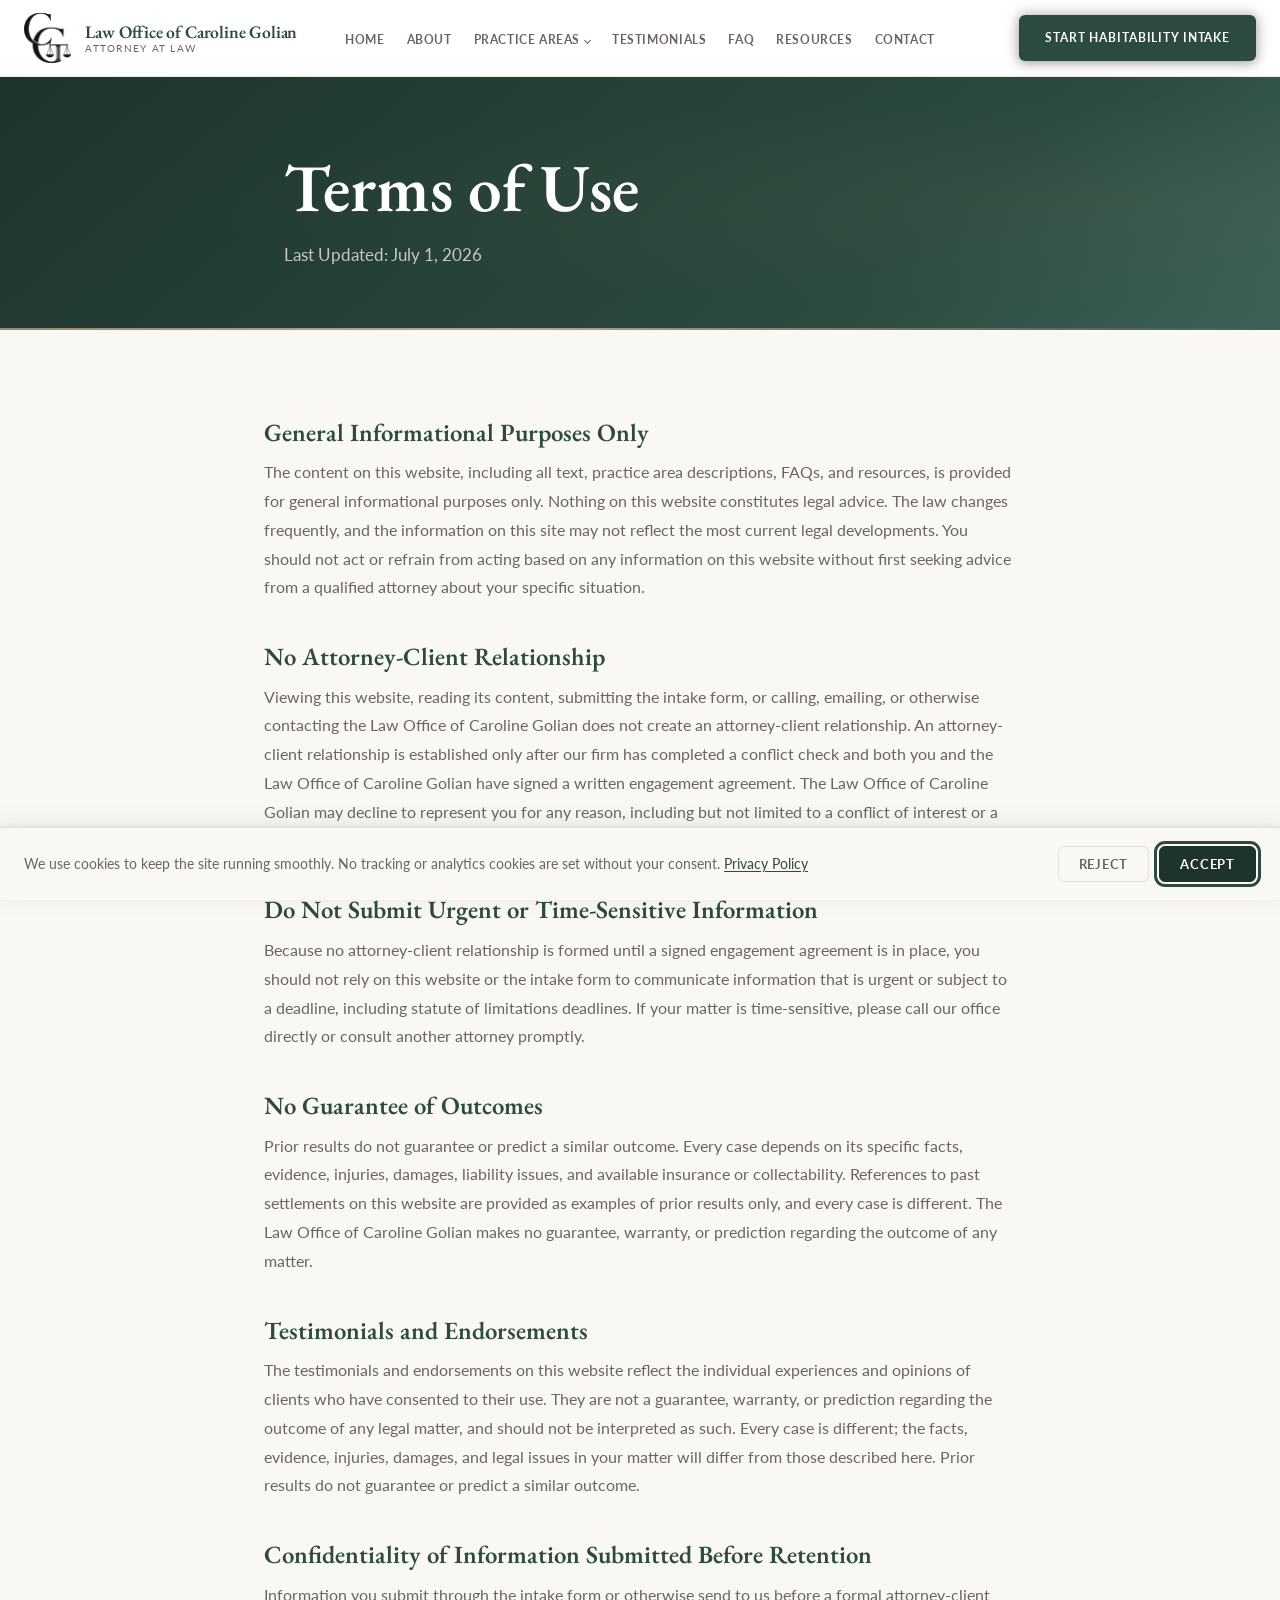
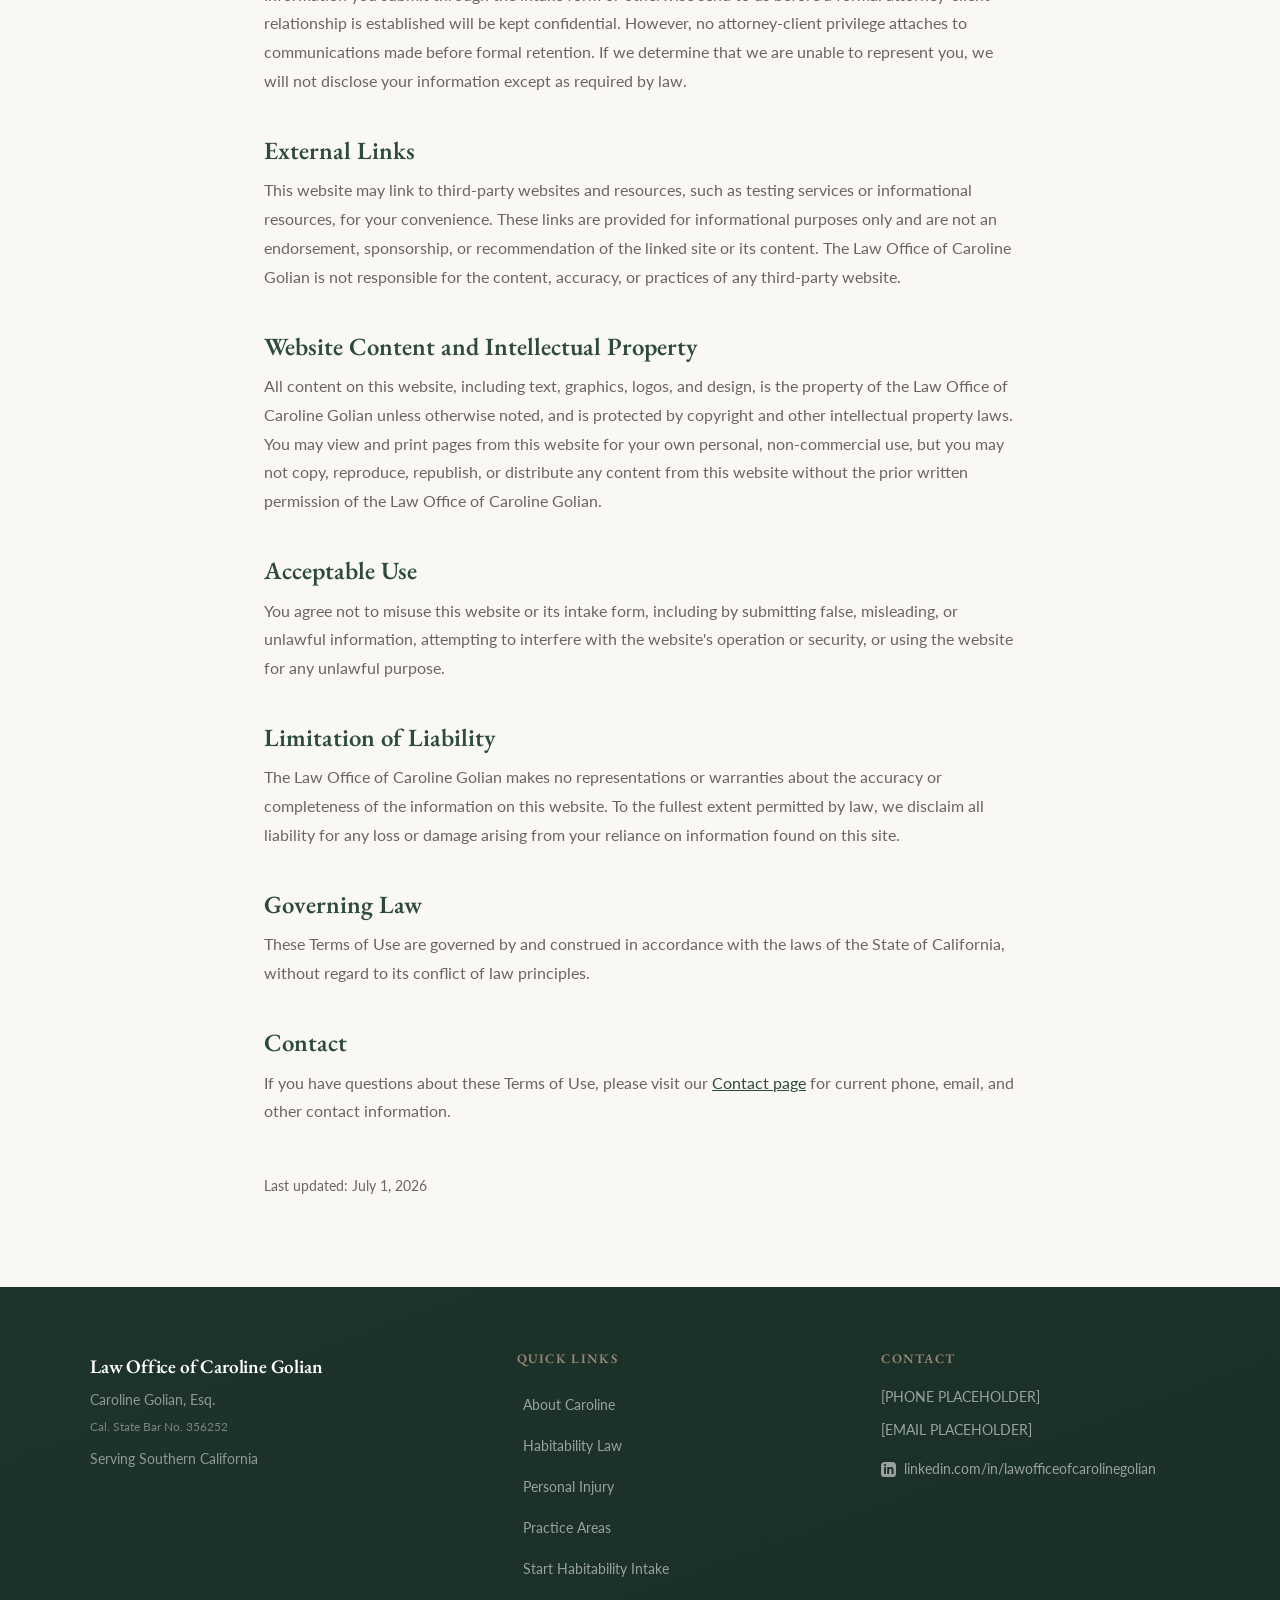
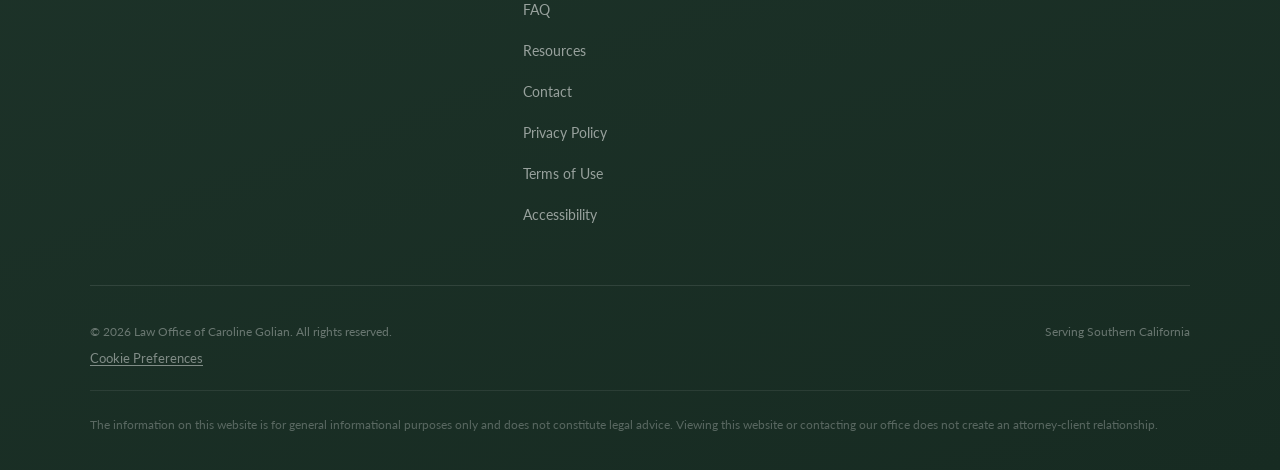
<file: terms.html>
<!DOCTYPE html>
<html lang="en">
<head>
  <meta charset="UTF-8" />
  <meta name="viewport" content="width=device-width, initial-scale=1.0" />
  <title>Terms of Use | Law Office of Caroline Golian</title>
  <meta name="description" content="Terms of Use for the Law Office of Caroline Golian website." />
  <link rel="preconnect" href="https://fonts.googleapis.com" />
  <link rel="preconnect" href="https://fonts.gstatic.com" crossorigin />
  <link rel="stylesheet" href="styles.css?v=20260701-34" />
  <link rel="canonical" href="https://lawofficecg.github.io/law-office/terms.html" />
  <meta name="robots" content="noindex, follow" />

  <!-- Open Graph / Social -->
  <meta property="og:type" content="website" />
  <meta property="og:site_name" content="Law Office of Caroline Golian" />
  <meta property="og:title" content="Terms of Use | Law Office of Caroline Golian" />
  <meta property="og:description" content="Terms of Use for the Law Office of Caroline Golian website." />
  <meta property="og:url" content="https://lawofficecg.github.io/law-office/terms.html" />
  <meta property="og:image" content="https://lawofficecg.github.io/law-office/logo.png" />
</head>
<body>
  <div id="scroll-progress" aria-hidden="true"></div>
  <div class="cursor-dot" aria-hidden="true"></div>
  <div class="cursor-ring" aria-hidden="true"></div>
  <a href="#main-content" class="skip-link">Skip to main content</a>
  <div class="page-overlay"></div>

  <header class="site-header" id="site-header">
    <div class="header-inner">
      <a href="index.html" class="site-logo">
        <img src="logo.png?v=20260701-34" alt="Law Office of Caroline Golian logo" />
        <span class="logo-text">
          <span class="logo-name">Law Office of Caroline Golian</span>
          <span class="logo-subtitle">Attorney at Law</span>
        </span>
      </a>
      <button class="nav-toggle" id="nav-toggle" aria-label="Toggle navigation" aria-expanded="false">
        <span></span><span></span><span></span>
      </button>
      <ul class="site-nav" id="site-nav" role="list">
        <li><a href="index.html">Home</a></li>
        <li><a href="about.html">About</a></li>
        <li class="nav-item-dropdown">
          <a href="practice-areas.html">Practice Areas<span class="dropdown-caret"></span></a>
          <ul class="nav-dropdown">
            <li><a href="personal-injury.html">Personal Injury</a></li>
            <li><a href="habitability.html">Habitability</a></li>
          </ul>
        </li>
        <li><a href="index.html#testimonials">Testimonials</a></li>
        <li><a href="faq.html">FAQ</a></li>
        <li><a href="resources.html">Resources</a></li>
        <li><a href="contact.html">Contact</a></li>
        <li><a href="intake.html" class="nav-cta">Start Habitability Intake</a></li>
      </ul>
      <a href="intake.html" class="nav-cta nav-cta-desktop">Start Habitability Intake</a>
    </div>
  </header>

  <section class="page-hero" id="main-content">
    <div class="container">
      <h1>Terms of Use</h1>
      <p>Last Updated: July 1, 2026</p>
    </div>
  </section>

  <section style="padding:var(--section-v) 24px;">
    <div class="container" style="max-width:800px;">

      <div class="legal-prose reveal">

        <h2>General Informational Purposes Only</h2>
        <p>The content on this website, including all text, practice area descriptions, FAQs, and resources, is provided for general informational purposes only. Nothing on this website constitutes legal advice. The law changes frequently, and the information on this site may not reflect the most current legal developments. You should not act or refrain from acting based on any information on this website without first seeking advice from a qualified attorney about your specific situation.</p>

        <h2>No Attorney-Client Relationship</h2>
        <p>Viewing this website, reading its content, submitting the intake form, or calling, emailing, or otherwise contacting the Law Office of Caroline Golian does not create an attorney-client relationship. An attorney-client relationship is established only after our firm has completed a conflict check and both you and the Law Office of Caroline Golian have signed a written engagement agreement. The Law Office of Caroline Golian may decline to represent you for any reason, including but not limited to a conflict of interest or a determination that our firm is not able to assist with your matter.</p>

        <h2>Do Not Submit Urgent or Time-Sensitive Information</h2>
        <p>Because no attorney-client relationship is formed until a signed engagement agreement is in place, you should not rely on this website or the intake form to communicate information that is urgent or subject to a deadline, including statute of limitations deadlines. If your matter is time-sensitive, please call our office directly or consult another attorney promptly.</p>

        <h2>No Guarantee of Outcomes</h2>
        <p>Prior results do not guarantee or predict a similar outcome. Every case depends on its specific facts, evidence, injuries, damages, liability issues, and available insurance or collectability. References to past settlements on this website are provided as examples of prior results only, and every case is different. The Law Office of Caroline Golian makes no guarantee, warranty, or prediction regarding the outcome of any matter.</p>

        <h2 id="testimonials-disclosure">Testimonials and Endorsements</h2>
        <p>The testimonials and endorsements on this website reflect the individual experiences and opinions of clients who have consented to their use. They are not a guarantee, warranty, or prediction regarding the outcome of any legal matter, and should not be interpreted as such. Every case is different; the facts, evidence, injuries, damages, and legal issues in your matter will differ from those described here. Prior results do not guarantee or predict a similar outcome.</p>

        <h2>Confidentiality of Information Submitted Before Retention</h2>
        <p>Information you submit through the intake form or otherwise send to us before a formal attorney-client relationship is established will be kept confidential. However, no attorney-client privilege attaches to communications made before formal retention. If we determine that we are unable to represent you, we will not disclose your information except as required by law.</p>

        <h2>External Links</h2>
        <p>This website may link to third-party websites and resources, such as testing services or informational resources, for your convenience. These links are provided for informational purposes only and are not an endorsement, sponsorship, or recommendation of the linked site or its content. The Law Office of Caroline Golian is not responsible for the content, accuracy, or practices of any third-party website.</p>

        <h2>Website Content and Intellectual Property</h2>
        <p>All content on this website, including text, graphics, logos, and design, is the property of the Law Office of Caroline Golian unless otherwise noted, and is protected by copyright and other intellectual property laws. You may view and print pages from this website for your own personal, non-commercial use, but you may not copy, reproduce, republish, or distribute any content from this website without the prior written permission of the Law Office of Caroline Golian.</p>

        <h2>Acceptable Use</h2>
        <p>You agree not to misuse this website or its intake form, including by submitting false, misleading, or unlawful information, attempting to interfere with the website's operation or security, or using the website for any unlawful purpose.</p>

        <h2>Limitation of Liability</h2>
        <p>The Law Office of Caroline Golian makes no representations or warranties about the accuracy or completeness of the information on this website. To the fullest extent permitted by law, we disclaim all liability for any loss or damage arising from your reliance on information found on this site.</p>

        <h2>Governing Law</h2>
        <p>These Terms of Use are governed by and construed in accordance with the laws of the State of California, without regard to its conflict of law principles.</p>

        <h2>Contact</h2>
        <p>If you have questions about these Terms of Use, please visit our <a href="contact.html">Contact page</a> for current phone, email, and other contact information.</p>

        <p style="margin-top:48px;font-size:0.85rem;color:var(--text-muted);">Last updated: July 1, 2026</p>

      </div>

    </div>
  </section>

  <footer class="site-footer">
    <div class="footer-inner">
      <div class="footer-top">
        <div class="footer-brand">
          <p class="logo-name">Law Office of Caroline Golian</p>
          <p>Caroline Golian, Esq.</p>
          <p style="font-size:0.78rem;color:rgba(255,255,255,.4);margin-top:4px;">Cal. State Bar No. 356252</p>
          <p style="margin-top:10px;line-height:1.7">Serving Southern California</p>
        </div>
        <div class="footer-col">
          <h4>Quick Links</h4>
          <ul>
            <li><a href="about.html">About Caroline</a></li>
            <li><a href="habitability.html">Habitability Law</a></li>
            <li><a href="personal-injury.html">Personal Injury</a></li>
            <li><a href="practice-areas.html">Practice Areas</a></li>
            <li><a href="intake.html">Start Habitability Intake</a></li>
            <li><a href="faq.html">FAQ</a></li>
            <li><a href="resources.html">Resources</a></li>
            <li><a href="contact.html">Contact</a></li>
            <li><a href="privacy-policy.html">Privacy Policy</a></li>
            <li><a href="terms.html">Terms of Use</a></li>
            <li><a href="accessibility.html">Accessibility</a></li>
          </ul>
        </div>
        <div class="footer-col footer-contact">
          <h4>Contact</h4>
          <p><a href="tel:[PHONE PLACEHOLDER]">[PHONE PLACEHOLDER]</a></p>
          <p><a href="mailto:[EMAIL PLACEHOLDER]">[EMAIL PLACEHOLDER]</a></p>
          <a href="https://linkedin.com/in/lawofficeofcarolinegolian" target="_blank" rel="noopener" class="footer-linkedin">
            <svg width="15" height="15" viewBox="0 0 24 24" fill="currentColor"><path d="M19 0h-14c-2.761 0-5 2.239-5 5v14c0 2.761 2.239 5 5 5h14c2.762 0 5-2.239 5-5v-14c0-2.761-2.238-5-5-5zm-11 19h-3v-11h3v11zm-1.5-12.268c-.966 0-1.75-.79-1.75-1.764s.784-1.764 1.75-1.764 1.75.79 1.75 1.764-.783 1.764-1.75 1.764zm13.5 12.268h-3v-5.604c0-3.368-4-3.113-4 0v5.604h-3v-11h3v1.765c1.396-2.586 7-2.777 7 2.476v6.759z"/></svg>
            linkedin.com/in/lawofficeofcarolinegolian
          </a>
        </div>
      </div>
      <div class="footer-bottom">
        <p>&copy; 2026 Law Office of Caroline Golian. All rights reserved.</p>
        <p>Serving Southern California</p>
      </div>
      <button class="cookie-pref-link" type="button">Cookie Preferences</button>
      <p class="footer-disclaimer">The information on this website is for general informational purposes only and does not constitute legal advice. Viewing this website or contacting our office does not create an attorney-client relationship.</p>
    </div>
  </footer>

  <script src="main.js?v=20260701-34" defer></script>
  <script src="cookie-consent.js" defer></script>
</body>
</html>
</file>
<file: styles.css>
/* ============================================================
   Law Office of Caroline Golian — Quiet Luxury Stylesheet
   Fonts: EB Garamond (headings) + Lato (body)
   Palette: Warm Off-White · Warm Charcoal · Stone Taupe
   ============================================================ */

@import url('https://fonts.googleapis.com/css2?family=EB+Garamond:ital,wght@0,400;0,500;0,600;0,700;1,400;1,600&family=Lato:wght@300;400;700&display=swap');

/* ===== RESET ===== */
*, *::before, *::after { box-sizing: border-box; margin: 0; padding: 0; }

/* Smooth native cross-fade between page navigations (progressive
   enhancement — Chromium only, no-op elsewhere). */
@view-transition { navigation: auto; }

::selection { background: var(--accent); color: var(--surface); }

html {
  scrollbar-width: thin;
  scrollbar-color: var(--accent) var(--off-white);
}
::-webkit-scrollbar { width: 10px; height: 10px; }
::-webkit-scrollbar-track { background: var(--off-white); }
::-webkit-scrollbar-thumb {
  background: var(--accent-light);
  border-radius: 8px;
  border: 2px solid var(--off-white);
}
::-webkit-scrollbar-thumb:hover { background: var(--accent); }

/* ===== TOKENS ===== */
:root {
  /* Quiet luxury palette — green brand + warm neutrals */
  --off-white:     #FAF8F5;
  --surface:       #FFFFFF;
  --green:         #2C4A3E;
  --green-dark:    #1e342a;
  --green-mid:     #3d6356;
  --green-light:   #4d7a69;
  --accent:        #9A8878;
  --accent-light:  #B5A597;
  --accent-pale:   #EDE6DF;
  /* Distinct warm terracotta for "Call Now" — deliberately not green or
     taupe, so it reads as a separate, clearly visible action. */
  --call:          #A8632B;
  --call-light:    #C98B4F;
  --text:          #1C1916;
  --text-muted:    #6B6460;
  --border:        #E5E0D8;
  --border-light:  #EDE9E3;

  /* Backward-compat aliases (keeps inline styles working) */
  --cream:         var(--off-white);
  --cream-dark:    #EDE9E3;
  --white:         var(--surface);
  --charcoal:      var(--green);
  --charcoal-mid:  var(--green-dark);
  --charcoal-soft: var(--green-mid);
  --gold:          var(--accent);
  --gold-light:    var(--accent-light);
  --gold-pale:     var(--accent-pale);

  /* Typography */
  --font-serif:    'EB Garamond', 'Georgia', serif;
  --font-sans:     'Lato', 'Helvetica Neue', Arial, sans-serif;

  /* Layout */
  --max-width:     1100px;
  --section-v:     88px;

  /* Easing */
  --ease-out:      cubic-bezier(0.16, 1, 0.3, 1);
  --ease-in-out:   cubic-bezier(0.45, 0, 0.55, 1);
  --ease-spring:   cubic-bezier(0.34, 1.56, 0.64, 1);

  /* Shadows — green-tinted depth */
  --shadow-sm:     0 1px 4px rgba(44,74,62,.07), 0 1px 2px rgba(44,74,62,.05);
  --shadow-md:     0 4px 18px rgba(44,74,62,.10), 0 2px 6px rgba(44,74,62,.06);
  --shadow-lg:     0 14px 44px rgba(44,74,62,.14), 0 4px 14px rgba(44,74,62,.07);
  --shadow-xl:     0 28px 72px rgba(44,74,62,.18), 0 8px 28px rgba(44,74,62,.10);

  /* Card radius */
  --radius-sm:     6px;
  --radius-md:     12px;
  --radius-lg:     18px;
}

/* ===== PAGE TRANSITION OVERLAY ===== */
.page-overlay {
  position: fixed;
  inset: 0;
  background: var(--charcoal);
  z-index: 9999;
  pointer-events: none;
  opacity: 1;
  transition: opacity 0.55s var(--ease-out);
}
.page-overlay.fade-out {
  opacity: 0;
}

/* ===== RESET ===== */
html { scroll-behavior: smooth; }

/* Keep anchor-jump targets clear of the sticky header */
#testimonials, #habitability, #personal-injury, #testimonials-disclosure {
  scroll-margin-top: 96px;
}

body {
  font-family: var(--font-sans);
  background: var(--off-white);
  color: var(--text);
  font-size: 16px;
  line-height: 1.7;
  -webkit-font-smoothing: antialiased;
}

img { max-width: 100%; display: block; }
a { color: var(--green); text-decoration: none; transition: color .2s; }
a:hover { color: var(--accent); }

/* ===== CUSTOM FOCUS RINGS ===== */
*:focus-visible {
  outline: 2px solid var(--accent);
  outline-offset: 3px;
  border-radius: 2px;
}

/* ===== TYPOGRAPHY (fluid) ===== */
h1, h2, h3, h4 {
  font-family: var(--font-serif);
  color: var(--green);
  line-height: 1.15;
  font-weight: 600;
}
h1 { font-size: clamp(2.4rem, 5.5vw, 4.2rem); }
h2 { font-size: clamp(1.9rem, 3.8vw, 3.1rem); }
h3 { font-size: clamp(1.35rem, 2.6vw, 2.1rem); }
h4 { font-size: clamp(1.05rem, 1.8vw, 1.2rem); }
p  { margin-bottom: 1rem; }
p:last-child { margin-bottom: 0; }

/* ===== LAYOUT ===== */
.container { max-width: var(--max-width); margin: 0 auto; padding: 0 24px; }
section    { padding: var(--section-v) 24px; }

.section-label {
  display: inline-block;
  font-family: var(--font-sans);
  font-size: clamp(0.72rem, 1.1vw, 0.82rem);
  font-weight: 700;
  letter-spacing: .22em;
  text-transform: uppercase;
  color: var(--green);
  margin-bottom: 20px;
  padding: 0 0 10px;
  border-bottom: 2px solid var(--accent-pale);
  position: relative;
}
.section-label::after {
  content: '';
  position: absolute;
  bottom: -2px;
  left: 0;
  width: 0;
  height: 2px;
  background: var(--accent);
  transition: width .6s var(--ease-out);
}
.section-label.visible::after { width: 100%; }

.section-heading  { margin-bottom: 16px; }
.section-subheading {
  font-size: clamp(0.95rem, 1.8vw, 1.05rem);
  color: var(--text-muted);
  max-width: 620px;
  line-height: 1.75;
  margin-bottom: 52px;
}

/* ===== ANIMATED DIVIDERS ===== */
.divider {
  height: 1px;
  background: var(--border-light);
  overflow: hidden;
  position: relative;
}
.divider-line {
  position: absolute;
  inset: 0;
  width: 0;
  background: linear-gradient(90deg, var(--accent), var(--accent-light) 50%, transparent);
  transition: width 1.4s var(--ease-out);
}
.divider.visible .divider-line { width: 100%; }

/* ===== BUTTONS ===== */
.btn {
  display: inline-flex;
  align-items: center;
  justify-content: center;
  gap: 8px;
  padding: 14px 32px;
  font-family: var(--font-sans);
  font-size: clamp(0.76rem, 1.2vw, 0.82rem);
  font-weight: 700;
  letter-spacing: .08em;
  text-transform: uppercase;
  border-radius: var(--radius-sm);
  border: 2px solid transparent;
  min-height: 48px;
  cursor: pointer;
  position: relative;
  overflow: hidden;
  touch-action: manipulation;
  transition: color .25s var(--ease-out),
              background .25s var(--ease-out),
              border-color .25s var(--ease-out),
              transform .25s var(--ease-spring),
              box-shadow .25s var(--ease-out);
}
.btn:active {
  transform: scale(0.97) !important;
  transition-duration: .1s !important;
}

/* Shimmer sweep on hover */
.btn::after {
  content: '';
  position: absolute;
  inset: 0;
  background: linear-gradient(105deg, transparent 40%, rgba(255,255,255,.16) 50%, transparent 60%);
  transform: translateX(-100%);
  transition: transform .45s var(--ease-out);
}
.btn:hover::after { transform: translateX(100%); }

.btn-primary {
  background: var(--green);
  color: var(--surface);
  border-color: var(--green);
  box-shadow: 0 2px 8px rgba(44,74,62,.25), 0 0 12px 2px rgba(154,136,120,.35);
  /* gentle, premium pulsing glow in the taupe/cream accent */
  animation: btn-primary-glow 3s var(--ease-in-out) infinite;
}
.btn-primary:hover {
  background: var(--green-dark);
  border-color: var(--green-dark);
  color: var(--surface);
  box-shadow: 0 6px 20px rgba(44,74,62,.32), 0 0 22px 5px rgba(181,165,151,.55);
  transform: translateY(-2px);
  animation: none !important;
}
@keyframes btn-primary-glow {
  0%, 100% { box-shadow: 0 2px 8px rgba(44,74,62,.25), 0 0 12px 2px rgba(154,136,120,.35); }
  50%      { box-shadow: 0 2px 8px rgba(44,74,62,.25), 0 0 22px 6px rgba(181,165,151,.6); }
}
@media (prefers-reduced-motion: reduce) {
  .btn-primary { animation: none; }
}

.btn-outline {
  background: transparent;
  color: var(--surface);
  border-color: rgba(255,255,255,.6);
}
.btn-outline:hover {
  background: var(--surface);
  border-color: var(--surface);
  color: var(--charcoal);
  transform: translateY(-2px);
}

.btn-outline-green {
  background: transparent;
  color: var(--green);
  border-color: var(--green);
}
.btn-outline-green:hover {
  background: var(--green);
  color: var(--surface);
  transform: translateY(-2px);
  box-shadow: var(--shadow-md);
}

/* Submit loading state */
.btn.loading {
  pointer-events: none;
  opacity: .8;
}
.btn-spinner {
  display: none;
  width: 16px;
  height: 16px;
  border: 2px solid rgba(255,255,255,.4);
  border-top-color: #fff;
  border-radius: 50%;
  animation: spin .6s linear infinite;
}
.btn.loading .btn-spinner { display: block; }
.btn.loading .btn-label   { opacity: .6; }

@keyframes spin { to { transform: rotate(360deg); } }

/* ===== HEADER ===== */
.site-header {
  background: rgba(255,255,255,.96);
  backdrop-filter: blur(12px);
  -webkit-backdrop-filter: blur(12px);
  border-bottom: 1px solid var(--border-light);
  position: sticky;
  top: 0;
  z-index: 200;
  transition: box-shadow .3s var(--ease-out), border-color .3s;
}
.site-header.scrolled {
  box-shadow: var(--shadow-md);
  border-color: var(--border);
}

.header-inner {
  /* Wider than the body content's --max-width: the nav bar needs more
     horizontal room for 8 items + logo + CTA than a reading-width
     column does. */
  max-width: 1360px;
  margin: 0 auto;
  padding: 0 24px;
  display: flex;
  align-items: center;
  justify-content: space-between;
  height: 76px;
}

.site-logo {
  display: flex;
  align-items: center;
  gap: 14px;
  text-decoration: none;
  flex-shrink: 0;
}
.site-logo img { height: 50px; width: auto; }
.logo-text { display: flex; flex-direction: column; line-height: 1.25; }
.logo-name {
  font-family: var(--font-serif);
  font-size: clamp(0.95rem, 1.5vw, 1.1rem);
  font-weight: 600;
  color: var(--green);
  letter-spacing: -.01em;
  white-space: nowrap;
}
.logo-subtitle {
  font-size: clamp(0.6rem, 0.9vw, 0.65rem);
  letter-spacing: .12em;
  text-transform: uppercase;
  white-space: nowrap;
  color: var(--text-muted);
}

.site-nav {
  display: flex;
  align-items: center;
  gap: 22px;
  list-style: none;
}
.site-nav a {
  display: inline-block;
  white-space: nowrap;
  font-size: clamp(0.68rem, 1vw, 0.76rem);
  font-weight: 700;
  letter-spacing: .05em;
  text-transform: uppercase;
  color: var(--text-muted);
  position: relative;
  padding-bottom: 2px;
  transition: color .2s;
}
.site-nav a::after {
  content: '';
  position: absolute;
  bottom: -2px;
  left: 0;
  width: 0;
  height: 1.5px;
  background: var(--accent);
  transition: width .25s var(--ease-out);
}
.site-nav a:hover        { color: var(--green); }
.site-nav a:hover::after { width: 100%; }
.site-nav a.active       { color: var(--green); }
.site-nav a.active::after{ width: 100%; }

/* ── Practice Areas dropdown (Habitability / Personal Injury) ── */
.nav-item-dropdown { position: relative; }
.nav-item-dropdown > a .dropdown-caret {
  display: inline-block;
  width: 5px;
  height: 5px;
  margin-left: 5px;
  margin-bottom: 1px;
  border-right: 1.5px solid currentColor;
  border-bottom: 1.5px solid currentColor;
  transform: rotate(45deg);
  transition: transform .2s;
}
.nav-item-dropdown:hover > a .dropdown-caret,
.nav-item-dropdown:focus-within > a .dropdown-caret {
  transform: rotate(225deg);
  margin-bottom: -2px;
}
.nav-dropdown {
  list-style: none;
  position: absolute;
  top: 100%;
  left: 50%;
  transform: translate(-50%, 6px);
  min-width: 190px;
  background: var(--surface);
  border: 1px solid var(--border);
  border-radius: var(--radius-sm);
  box-shadow: var(--shadow-lg);
  padding: 8px 0;
  opacity: 0;
  visibility: hidden;
  transition: opacity .2s var(--ease-out), transform .2s var(--ease-out), visibility .2s;
  z-index: 300;
}
.nav-item-dropdown:hover .nav-dropdown,
.nav-item-dropdown:focus-within .nav-dropdown {
  opacity: 1;
  visibility: visible;
  transform: translate(-50%, 0);
}
.nav-dropdown li { width: 100%; }
.nav-dropdown a {
  display: block;
  padding: 10px 20px;
  font-size: 0.72rem;
  white-space: nowrap;
}
.nav-dropdown a::after { display: none; }
.nav-dropdown a:hover { background: var(--off-white); }

.nav-cta {
  display: inline-block;
  white-space: nowrap;
  font-weight: 700;
  text-transform: uppercase;
  background: var(--green) !important;
  color: var(--surface) !important;
  padding: 12px 26px !important;
  border-radius: var(--radius-sm) !important;
  letter-spacing: .07em !important;
  font-size: clamp(0.7rem, 1vw, 0.78rem) !important;
  /* depth shadow + soft taupe glow (static fallback for reduced-motion) */
  box-shadow: 0 2px 10px rgba(44,74,62,.3), 0 0 14px 2px rgba(154,136,120,.4) !important;
  transition: background .25s, box-shadow .25s, transform .2s var(--ease-spring) !important;
  /* gentle, premium pulsing glow in the taupe/cream accent */
  animation: cta-glow 3s var(--ease-in-out) infinite;
}
.nav-cta::after { display: none; }
.nav-cta:hover {
  background: var(--green-dark) !important;
  color: var(--surface) !important;
  box-shadow: 0 6px 22px rgba(44,74,62,.38), 0 0 22px 5px rgba(181,165,151,.55) !important;
  transform: translateY(-2px) !important;
  /* drop the pulse on hover so the hover shadow reads cleanly */
  animation: none !important;
}

/* Soft taupe/cream glow that breathes — subtle, not neon */
@keyframes cta-glow {
  0%, 100% { box-shadow: 0 2px 10px rgba(44,74,62,.3), 0 0 12px 2px rgba(154,136,120,.35); }
  50%      { box-shadow: 0 2px 10px rgba(44,74,62,.3), 0 0 22px 6px rgba(181,165,151,.6); }
}
@media (prefers-reduced-motion: reduce) {
  .nav-cta { animation: none; }
}

/* Hamburger */
.nav-toggle {
  display: none;
  flex-direction: column;
  gap: 5px;
  background: none;
  border: none;
  cursor: pointer;
  padding: 4px;
  z-index: 10;
}
.nav-toggle span {
  display: block;
  width: 22px;
  height: 2px;
  background: var(--green);
  border-radius: 2px;
  transition: all .3s var(--ease-out);
}
.nav-toggle.open span:nth-child(1) { transform: translateY(7px) rotate(45deg); }
.nav-toggle.open span:nth-child(2) { opacity: 0; transform: scaleX(0); }
.nav-toggle.open span:nth-child(3) { transform: translateY(-7px) rotate(-45deg); }

/* ===== FOOTER ===== */
.site-footer {
  background: linear-gradient(160deg, var(--green-dark) 0%, #172b22 100%);
  color: rgba(255,255,255,.75);
  padding: 64px 24px 36px;
}
.footer-inner { max-width: var(--max-width); margin: 0 auto; }

.footer-top {
  display: grid;
  grid-template-columns: 1.2fr 1fr 1fr;
  gap: 56px;
  padding-bottom: 48px;
  border-bottom: 1px solid rgba(255,255,255,.1);
  margin-bottom: 36px;
}
.footer-brand .logo-name { color: var(--surface); font-size: 1.2rem; margin-bottom: 6px; }
.footer-brand p { font-size: clamp(0.8rem, 1.2vw, 0.85rem); color: rgba(255,255,255,.5); margin-bottom: 4px; }

.footer-col h4 {
  font-family: var(--font-serif);
  color: var(--accent);
  font-size: clamp(0.76rem, 1.1vw, 0.82rem);
  letter-spacing: .1em;
  text-transform: uppercase;
  margin-bottom: 20px;
}
.footer-col ul { list-style: none; }
.footer-col ul li { margin-bottom: 10px; }
.footer-col ul a {
  font-size: clamp(0.8rem, 1.2vw, 0.85rem);
  color: rgba(255,255,255,.55);
  transition: color .2s;
  display: inline-flex;
  align-items: center;
  gap: 6px;
}
.footer-col ul a::before {
  content: '';
  display: block;
  width: 0;
  height: 1px;
  background: var(--accent);
  transition: width .2s var(--ease-out);
}
.footer-col ul a:hover { color: var(--accent); }
.footer-col ul a:hover::before { width: 12px; }

.footer-contact p { font-size: clamp(0.8rem, 1.2vw, 0.85rem); color: rgba(255,255,255,.55); margin-bottom: 10px; }
.footer-contact a { color: rgba(255,255,255,.55); transition: color .2s; }
.footer-contact a:hover { color: var(--accent); }

.footer-linkedin {
  display: inline-flex;
  align-items: center;
  gap: 8px;
  font-size: clamp(0.8rem, 1.2vw, 0.85rem);
  color: rgba(255,255,255,.55);
  margin-top: 6px;
  transition: color .2s;
}
.footer-linkedin:hover { color: var(--accent); }

.footer-bottom {
  display: flex;
  justify-content: space-between;
  align-items: center;
  flex-wrap: wrap;
  gap: 12px;
}
.footer-bottom p { font-size: 0.76rem; color: rgba(255,255,255,.35); margin: 0; }

.footer-disclaimer {
  font-size: 0.73rem;
  color: rgba(255,255,255,.28);
  line-height: 1.6;
  border-top: 1px solid rgba(255,255,255,.08);
  padding-top: 24px;
  margin-top: 20px;
}

/* ===== SCROLL REVEAL ===== */
.reveal {
  opacity: 0;
  transform: translateY(46px) scale(.97);
  transition: opacity .8s var(--ease-out), transform .8s var(--ease-out);
}
.reveal.visible { opacity: 1; transform: translateY(0) scale(1); }

.reveal-left {
  opacity: 0;
  transform: translateX(-52px) scale(.97);
  transition: opacity .8s var(--ease-out), transform .8s var(--ease-out);
}
.reveal-left.visible { opacity: 1; transform: translateX(0) scale(1); }

.reveal-right {
  opacity: 0;
  transform: translateX(52px) scale(.97);
  transition: opacity .8s var(--ease-out), transform .8s var(--ease-out);
}
.reveal-right.visible { opacity: 1; transform: translateX(0) scale(1); }

.stagger > *:nth-child(1) { transition-delay: 0ms; }
.stagger > *:nth-child(2) { transition-delay: 80ms; }
.stagger > *:nth-child(3) { transition-delay: 160ms; }
.stagger > *:nth-child(4) { transition-delay: 240ms; }
.stagger > *:nth-child(5) { transition-delay: 320ms; }

@media (prefers-reduced-motion: reduce) {
  .reveal, .reveal-left, .reveal-right {
    opacity: 1; transform: none; transition: none;
  }
  .btn, .btn::after, .practice-card, .testimonial-card,
  .resource-card, .contact-detail-icon, .divider-line,
  .section-label::before { transition: none !important; }
  .page-overlay { display: none !important; }
}

/* ===== KEYFRAMES ===== */
@keyframes fadeSlideUp {
  from { opacity: 0; transform: translateY(24px); }
  to   { opacity: 1; transform: translateY(0); }
}
@keyframes fadeIn {
  from { opacity: 0; }
  to   { opacity: 1; }
}
@keyframes drawLine {
  from { width: 0; }
  to   { width: 100%; }
}
@keyframes counterUp {
  from { opacity: 0; transform: translateY(12px); }
  to   { opacity: 1; transform: translateY(0); }
}

/* ===== HERO ===== */
.hero {
  background: linear-gradient(145deg, var(--green) 0%, var(--green-mid) 55%, var(--green-light) 100%);
  color: var(--surface);
  padding: 14px 24px 16px;
  position: relative;
  overflow: hidden;
}
.hero::before {
  content: '';
  position: absolute;
  inset: 0;
  background-image:
    radial-gradient(ellipse at 85% 15%, rgba(154,136,120,.18) 0%, transparent 55%),
    radial-gradient(ellipse at 5% 85%, rgba(255,255,255,.06) 0%, transparent 45%),
    url("data:image/svg+xml,%3Csvg xmlns='http://www.w3.org/2000/svg' width='400' height='400'%3E%3Cfilter id='n'%3E%3CfeTurbulence type='fractalNoise' baseFrequency='0.75' numOctaves='4' stitchTiles='stitch'/%3E%3C/filter%3E%3Crect width='400' height='400' filter='url(%23n)' opacity='0.04'/%3E%3C/svg%3E");
  pointer-events: none;
}
/* Decorative large serif mark */
.hero::after {
  content: '';
  position: absolute;
  bottom: 0;
  left: 0;
  height: 3px;
  background: linear-gradient(90deg, var(--accent), var(--accent-light) 45%, transparent);
  animation: drawLine 1.2s var(--ease-out) .6s both;
}

.hero-inner {
  max-width: 760px;
  position: relative;
  z-index: 1;
}

.hero h1 {
  color: var(--surface);
  text-align: center;
  font-size: clamp(2rem, 5.6vw, 4rem);
  font-weight: 700;
  line-height: 1.18;
  margin-bottom: 14px;
  letter-spacing: -.01em;
  animation: fadeSlideUp .7s var(--ease-out) .2s both;
  will-change: opacity;
}

.hero-subheading {
  font-size: clamp(0.95rem, 1.6vw, 1.15rem);
  font-weight: 500;
  color: rgba(255,255,255,.85);
  text-align: center;
  max-width: 720px;
  line-height: 1.55;
  margin: 0 auto 26px;
  animation: fadeSlideUp .7s var(--ease-out) .35s both;
}

.hero-actions {
  display: flex;
  gap: 16px;
  flex-wrap: wrap;
  animation: fadeSlideUp .7s var(--ease-out) .5s both;
}

.hero .call-now-wrap {
  animation: fadeSlideUp .7s var(--ease-out) .65s both;
}

/* The hero entrance animations use fill-mode "both" with a start delay, so
   without this they'd stay frozen at their 0%-keyframe (invisible) for
   anyone with prefers-reduced-motion: reduce, since no other rule disables
   them. */
@media (prefers-reduced-motion: reduce) {
  .hero h1, .hero-subheading, .hero-actions, .hero .call-now-wrap { animation: none; }
}

/* ── Hero split (asymmetric two-column) ── */
.hero-inner-split {
  max-width: var(--max-width);
  margin: 0 auto;
  display: grid;
  grid-template-columns: 1fr 280px;
  gap: 48px;
  align-items: center;
}
.hero-text { max-width: 660px; }

/* ── Hero centered (single column, no portrait) ── */
.hero-inner-centered {
  max-width: var(--max-width);
  margin: 0 auto;
  text-align: center;
}
.hero-inner-centered .hero-text { max-width: 100%; }
.hero-inner-centered .hero-actions { justify-content: center; }

.hero-portrait-wrap {
  display: flex;
  align-items: center;
  justify-content: center;
  animation: fadeSlideUp .9s var(--ease-out) .4s both;
}
.hero-portrait-placeholder {
  width: 160px;
  height: 200px;
  border: 1.5px dashed rgba(255,255,255,.18);
  border-radius: var(--radius-lg);
  display: flex;
  align-items: center;
  justify-content: center;
  text-align: center;
  padding: 16px;
  background: rgba(255,255,255,.04);
}
.hero-portrait-placeholder span {
  font-size: 0.72rem;
  color: rgba(255,255,255,.25);
  font-style: italic;
  line-height: 1.5;
}

/* Real portrait image */
.hero-portrait-img {
  width: 200px;
  height: 260px;
  object-fit: cover;
  object-position: center top;
  border-radius: var(--radius-lg);
  box-shadow: var(--shadow-xl);
}

@media (max-width: 860px) {
  .hero-inner-split { grid-template-columns: 1fr; }
  .hero-portrait-wrap { display: none; }
}


/* ===== RESULTS BAND ===== */
.results-band {
  background: linear-gradient(130deg, var(--green-dark) 0%, var(--green) 60%, var(--green-mid) 100%);
  position: relative;
  overflow: hidden;
}
.results-band::before {
  content: '';
  position: absolute;
  inset: 0;
  background:
    radial-gradient(ellipse at 90% 50%, rgba(154,136,120,.18) 0%, transparent 55%),
    url("data:image/svg+xml,%3Csvg xmlns='http://www.w3.org/2000/svg' width='300' height='300'%3E%3Cfilter id='n'%3E%3CfeTurbulence type='fractalNoise' baseFrequency='0.85' numOctaves='4' stitchTiles='stitch'/%3E%3C/filter%3E%3Crect width='300' height='300' filter='url(%23n)' opacity='0.04'/%3E%3C/svg%3E");
  pointer-events: none;
}
.results-band-inner {
  max-width: var(--max-width);
  margin: 0 auto;
  padding: 56px 24px;
  display: grid;
  grid-template-columns: 1fr 1fr;
  gap: 48px;
  /* "start" (not "center") so both columns align at the same top edge —
     centering made the row look lobsided whenever one column (results
     list + disclaimer) was taller than the other (tagline + button). */
  align-items: start;
  position: relative;
}

.results-label {
  font-family: var(--font-serif);
  font-size: clamp(1.5rem, 2.6vw, 2.1rem);
  font-weight: 600;
  letter-spacing: -.01em;
  color: var(--surface);
  margin-bottom: 32px;
  line-height: 1.2;
}
.results-label::before { display: none; }

.results-list { display: flex; flex-direction: column; gap: 24px; }

.result-item { display: flex; flex-direction: column; gap: 4px; }

.result-amount {
  font-family: var(--font-serif);
  font-size: clamp(2.2rem, 4vw, 3rem);
  color: var(--surface);
  font-weight: 700;
  line-height: 1;
  letter-spacing: -.01em;
  font-variant-numeric: tabular-nums;
}
.result-desc { font-size: clamp(0.8rem, 1.2vw, 0.85rem); color: rgba(255,255,255,.65); }

.results-disclaimer {
  font-size: 0.75rem;
  color: rgba(255,255,255,.4);
  font-style: italic;
  line-height: 1.5;
  max-width: 480px;
  margin-top: 20px;
}

.results-tagline {
  font-family: var(--font-serif);
  font-size: clamp(1.4rem, 2.6vw, 2.1rem);
  color: var(--surface);
  font-weight: 500;
  font-style: italic;
  line-height: 1.35;
}
.results-tagline strong {
  font-style: normal;
  font-weight: 700;
  display: block;
  color: var(--surface);
  margin-bottom: 14px;
}
.results-tagline .consult-line {
  display: block;
  font-family: var(--font-sans);
  font-size: clamp(1rem, 1.8vw, 1.2rem);
  font-style: normal;
  font-weight: 400;
  color: rgba(255,255,255,.92);
  margin-top: 6px;
  letter-spacing: 0;
  line-height: 1.5;
}
.results-tagline .btn-consult {
  display: inline-flex;
  margin-top: 32px;
  background: #FAF8F5;
  color: var(--green-dark);
  border-color: #FAF8F5;
  font-size: clamp(0.76rem, 1.2vw, 0.84rem);
  padding: 16px 36px;
  font-weight: 700;
  letter-spacing: .1em;
  box-shadow: 0 4px 18px rgba(0,0,0,.25), 0 0 14px 3px rgba(154,136,120,.45);
  /* gentle, premium pulsing glow in the taupe/cream accent */
  animation: btn-consult-glow 3s var(--ease-in-out) infinite;
}
.results-tagline .btn-consult:hover {
  background: #fff;
  border-color: #fff;
  color: var(--green-dark);
  transform: translateY(-3px);
  box-shadow: 0 10px 30px rgba(0,0,0,.3), 0 0 26px 7px rgba(181,165,151,.7);
  animation: none !important;
}
@keyframes btn-consult-glow {
  0%, 100% { box-shadow: 0 4px 18px rgba(0,0,0,.25), 0 0 14px 3px rgba(154,136,120,.45); }
  50%      { box-shadow: 0 4px 18px rgba(0,0,0,.25), 0 0 26px 7px rgba(181,165,151,.7); }
}
@media (prefers-reduced-motion: reduce) {
  .results-tagline .btn-consult { animation: none; }
}

/* ── "Call Now" — a distinct warm-terracotta CTA under every consult
   button, with its own glow color so it never gets mistaken for the
   green/taupe "Request a Free Consultation" buttons next to it. ── */
.call-now-wrap { margin-top: 12px; }
.btn-call {
  background: var(--call);
  color: var(--surface);
  border-color: var(--call);
  font-size: clamp(0.7rem, 1.1vw, 0.76rem);
  padding: 11px 24px;
  gap: 8px;
  box-shadow: 0 2px 8px rgba(168,99,43,.3), 0 0 12px 2px rgba(168,99,43,.4);
  animation: btn-call-glow 3s var(--ease-in-out) infinite;
}
.btn-call:hover {
  background: var(--call-light);
  border-color: var(--call-light);
  color: var(--surface);
  box-shadow: 0 6px 20px rgba(168,99,43,.4), 0 0 22px 5px rgba(201,139,79,.6);
  transform: translateY(-2px);
  animation: none !important;
}
.btn-call svg { width: 15px; height: 15px; fill: none; stroke: currentColor; stroke-width: 2; flex-shrink: 0; }
@keyframes btn-call-glow {
  0%, 100% { box-shadow: 0 2px 8px rgba(168,99,43,.3), 0 0 12px 2px rgba(168,99,43,.4); }
  50%      { box-shadow: 0 2px 8px rgba(168,99,43,.3), 0 0 24px 6px rgba(201,139,79,.65); }
}
@media (prefers-reduced-motion: reduce) {
  .btn-call { animation: none; }
}

/* ===== PRACTICE CARDS ===== */
.practice-preview {
  background: var(--surface);
  padding: var(--section-v) 24px;
}
.practice-preview .container {
  max-width: 1320px;
}
.practice-preview .section-label {
  font-size: clamp(0.85rem, 1.3vw, 1rem);
  letter-spacing: .2em;
}
.practice-preview .section-heading {
  font-size: clamp(2.2rem, 4.5vw, 3.8rem);
}

.cards-grid {
  display: grid;
  grid-template-columns: 1fr 1fr;
  gap: 40px;
}
/* Offset the second card's icon breathe so the two don't pulse in lockstep */
.cards-grid .practice-card:nth-child(2) .practice-card-icon { animation-delay: 1.6s; }

.practice-card {
  background: var(--surface);
  border: 1px solid var(--border);
  border-radius: var(--radius-md);
  padding: 56px 48px;
  position: relative;
  overflow: hidden;
  transition: opacity .8s var(--ease-out), transform .4s var(--ease-spring), box-shadow .3s var(--ease-out);
  cursor: default;
  box-shadow: var(--shadow-sm);
}
.practice-card::before {
  content: '';
  position: absolute;
  top: 0; left: 0; right: 0;
  height: 4px;
  background: linear-gradient(90deg, var(--green), var(--green-mid));
  border-radius: var(--radius-md) var(--radius-md) 0 0;
  transition: background .3s;
}
.practice-card:hover {
  transform: translateY(-8px);
  box-shadow: var(--shadow-xl);
}
.practice-card:hover::before {
  background: linear-gradient(90deg, var(--accent), var(--accent-light));
}
.practice-card:active { transform: scale(0.97) translateY(0) !important; }

.practice-card-icon {
  width: 56px;
  height: 56px;
  background: linear-gradient(135deg, var(--green), var(--green-mid));
  border-radius: var(--radius-sm);
  display: flex;
  align-items: center;
  justify-content: center;
  margin-bottom: 24px;
  box-shadow: 0 4px 14px rgba(44,74,62,.25);
  transition: background .3s, transform .4s var(--ease-spring), box-shadow .3s;
  /* Gentle continuous breathing so the Habitability/Personal Injury icons
     show life even before a visitor hovers, not just on interaction. */
  animation: icon-breathe 3.2s var(--ease-in-out) infinite;
}
.practice-card:hover .practice-card-icon {
  background: linear-gradient(135deg, var(--accent), var(--accent-light));
  transform: scale(1.1) rotate(-3deg);
  box-shadow: 0 6px 20px rgba(154,136,120,.3);
  animation: none;
}
@keyframes icon-breathe {
  0%, 100% { transform: scale(1); }
  50%      { transform: scale(1.07); }
}
@media (prefers-reduced-motion: reduce) {
  .practice-card-icon { animation: none; }
}
.practice-card-icon svg {
  width: 24px; height: 24px;
  fill: none; stroke: var(--surface); stroke-width: 1.5;
}

.practice-card h3 { font-size: clamp(1.7rem, 3vw, 2.4rem); margin-bottom: 18px; }
.practice-card p  { color: var(--text-muted); font-size: clamp(1.05rem, 1.9vw, 1.2rem); margin-bottom: 28px; line-height: 1.65; }
.practice-card p + p { margin-top: -14px; }
.practice-card p.practice-card-handle-label {
  color: var(--text);
  font-weight: 700;
  font-size: clamp(1.05rem, 1.9vw, 1.2rem);
  margin-bottom: 14px;
}
.practice-card-list {
  list-style: none;
  margin: 0 0 32px;
}
.practice-card-list li {
  display: flex;
  align-items: flex-start;
  gap: 12px;
  padding: 7px 0;
  font-size: clamp(1rem, 1.8vw, 1.15rem);
  color: var(--text-muted);
}
.practice-card-list li::before {
  content: '→';
  color: var(--accent);
  font-size: 0.9rem;
  margin-top: 3px;
  flex-shrink: 0;
}


/* ===== TESTIMONIALS MARQUEE ===== */
.testimonials {
  background: var(--off-white);
  padding: var(--section-v) 0 32px;
  overflow: hidden;
}
.testimonials .container { text-align: center; padding-bottom: 52px; }
.testimonials .container:last-child { padding-bottom: 0; }
.testimonials-disclaimer {
  font-size: 0.72rem;
  font-weight: 300;
  color: var(--text-muted);
  opacity: .75;
  line-height: 1.6;
  max-width: 640px;
  margin: 36px auto 0;
}

@keyframes marquee-scroll {
  from { transform: translateX(0); }
  to   { transform: translateX(-50%); }
}

.testimonial-marquee {
  overflow: hidden;
  width: 100%;
  /* Fade edges */
  -webkit-mask-image: linear-gradient(to right, transparent 0%, black 8%, black 92%, transparent 100%);
  mask-image: linear-gradient(to right, transparent 0%, black 8%, black 92%, transparent 100%);
}

.testimonial-marquee-track {
  display: flex;
  gap: 28px;
  width: max-content;
  animation: marquee-scroll 36s linear infinite;
}

.testimonial-marquee:hover .testimonial-marquee-track {
  animation-play-state: paused;
}

.testimonial-marquee-card {
  background: var(--surface);
  border: 1px solid var(--border);
  border-radius: var(--radius-lg);
  padding: 44px 44px 36px;
  width: 380px;
  flex-shrink: 0;
  position: relative;
  box-shadow: var(--shadow-md);
  text-align: left;
  transition: box-shadow .3s var(--ease-out), transform .3s var(--ease-spring);
}
.testimonial-marquee-card:hover {
  box-shadow: var(--shadow-xl);
  transform: translateY(-4px);
}

.tm-stars {
  color: #F5A623;
  font-size: 1.05rem;
  letter-spacing: .06em;
  margin-bottom: 10px;
  display: block;
}

.tm-quote {
  font-family: var(--font-serif);
  font-size: 4rem;
  line-height: 0.75;
  color: var(--accent);
  opacity: .25;
  margin-bottom: 10px;
  display: block;
  pointer-events: none;
}

.tm-text {
  font-size: 0.95rem;
  color: var(--text);
  line-height: 1.7;
  margin: 0;
}

@media (prefers-reduced-motion: reduce) {
  .testimonial-marquee-track { animation: none; }
}

/* ===== BOTTOM CTA ===== */
.bottom-cta {
  background: linear-gradient(135deg, var(--green-dark) 0%, var(--green) 60%, var(--green-mid) 100%);
  padding: var(--section-v) 24px;
  text-align: center;
  position: relative;
  overflow: hidden;
}
.bottom-cta::before {
  content: '';
  position: absolute;
  inset: 0;
  background: radial-gradient(ellipse at 50% 0%, rgba(154,136,120,.12) 0%, transparent 70%);
  pointer-events: none;
}
.bottom-cta h2  { color: var(--surface); margin-bottom: 16px; position: relative; }
.bottom-cta p   { color: rgba(255,255,255,.75); max-width: 580px; margin: 0 auto 40px; font-size: clamp(0.97rem, 1.6vw, 1.05rem); line-height: 1.8; position: relative; }
.bottom-cta .btn { position: relative; }

/* ===== PAGE HERO (interior pages) ===== */
.page-hero {
  background: linear-gradient(140deg, var(--green-dark) 0%, var(--green) 70%, var(--green-mid) 100%);
  padding: 72px 24px 60px;
  color: var(--surface);
  position: relative;
  overflow: hidden;
}
.page-hero::before {
  content: '';
  position: absolute;
  inset: 0;
  background: radial-gradient(ellipse at 90% 50%, rgba(154,136,120,.08) 0%, transparent 60%);
  pointer-events: none;
}
.page-hero::after {
  content: '';
  position: absolute;
  bottom: 0; left: 0;
  height: 2px;
  width: 100%;
  background: linear-gradient(90deg, var(--accent), var(--accent-light) 40%, transparent);
}
.page-hero .container { max-width: 760px; position: relative; }
.page-hero h1 {
  color: var(--surface);
  margin-bottom: 14px;
  animation: fadeSlideUp .6s var(--ease-out) .1s both;
}
.page-hero p {
  color: rgba(255,255,255,.72);
  font-size: clamp(0.97rem, 1.8vw, 1.08rem);
  margin: 0;
  animation: fadeSlideUp .6s var(--ease-out) .25s both;
}

/* ===== ABOUT PAGE ===== */
.about-wrap { max-width: var(--max-width); margin: 0 auto; padding: 80px 24px; }

.about-grid {
  display: grid;
  grid-template-columns: 300px 1fr;
  gap: 64px;
  align-items: start;
}

.about-sidebar {
  background: var(--surface);
  border: 1px solid var(--border);
  border-top: 4px solid var(--green);
  padding: 32px 28px;
  border-radius: var(--radius-md);
  box-shadow: var(--shadow-md);
  position: sticky;
  top: 96px;
}
.about-sidebar h4 {
  color: var(--accent);
  font-size: 0.72rem;
  letter-spacing: .14em;
  text-transform: uppercase;
  margin-bottom: 20px;
}
.about-sidebar ul { list-style: none; }
.about-sidebar ul li {
  padding: 12px 0;
  border-bottom: 1px solid var(--border-light);
  font-size: clamp(0.84rem, 1.4vw, 0.9rem);
  color: var(--text-muted);
  line-height: 1.55;
}
.about-sidebar ul li:last-child { border-bottom: none; }
.about-sidebar ul li strong {
  display: block;
  font-family: var(--font-sans);
  font-size: 0.72rem;
  font-weight: 700;
  text-transform: uppercase;
  letter-spacing: .08em;
  color: var(--text-muted);
  margin-bottom: 4px;
}

.bio-content p {
  color: var(--text-muted);
  font-size: clamp(0.94rem, 1.4vw, 1rem);
  line-height: 1.8;
  margin-bottom: 20px;
}
.bio-content p:last-child { margin-bottom: 0; }

.edu-item {
  display: flex;
  gap: 20px;
  align-items: flex-start;
  transition: transform .3s var(--ease-spring);
}
.edu-item:hover { transform: translateX(5px); }
.edu-bar {
  width: 3px;
  flex-shrink: 0;
  background: var(--accent);
  border-radius: 2px;
  align-self: stretch;
  min-height: 44px;
  transition: background .2s;
}
.edu-item:hover .edu-bar { background: var(--charcoal); }

/* ===== PRACTICE AREAS PAGE ===== */
.pa-section { padding: 80px 24px; }
.pa-section:nth-child(even) { background: var(--surface); }
/* Tighten the shared boundary between Habitability and Personal Injury
   specifically (was 80px+80px = 160px of combined whitespace), without
   touching the padding above Habitability or below Personal Injury. */
#habitability { padding-bottom: 40px; }
#personal-injury { padding-top: 40px; }

.pa-inner {
  max-width: var(--max-width);
  margin: 0 auto;
  display: grid;
  grid-template-columns: 1fr 1.5fr;
  gap: 80px;
  align-items: start;
}
.pa-inner.reverse { grid-template-columns: 1.5fr 1fr; }
.pa-inner.reverse .pa-text { order: -1; }

/* The "PRACTICE AREA" label used to be position:sticky, but since it sits
   as the first child directly above the heading/paragraphs it introduces
   (not in a separate sidebar column), sticking it just let the rest of
   that same column's text scroll up underneath/through it, overlapping
   and garbling both. A plain in-flow label has no such collision. */

.pa-icon {
  width: 72px; height: 72px;
  background: linear-gradient(135deg, var(--green), var(--green-mid));
  border-radius: var(--radius-md);
  display: flex;
  align-items: center;
  justify-content: center;
  margin-bottom: 28px;
  box-shadow: 0 6px 20px rgba(44,74,62,.22);
  transition: background .3s, transform .4s var(--ease-spring), box-shadow .3s;
}
.pa-section:hover .pa-icon,
.pa-icon:hover {
  background: linear-gradient(135deg, var(--accent), var(--accent-light));
  transform: scale(1.08) rotate(-2deg);
  box-shadow: 0 8px 28px rgba(154,136,120,.28);
}
.pa-icon svg { width: 36px; height: 36px; fill: none; stroke: var(--surface); stroke-width: 1.5; }

.sidebar-box {
  background: var(--off-white);
  border: 1px solid var(--border);
  padding: 32px 28px;
  border-radius: var(--radius-md);
  box-shadow: var(--shadow-sm);
  transition: opacity .8s var(--ease-out), box-shadow .3s, transform .4s var(--ease-spring);
}
.sidebar-box:hover { box-shadow: var(--shadow-md); transform: translateY(-3px); }
.sidebar-box h4 {
  font-family: var(--font-serif);
  color: var(--charcoal);
  font-size: 1rem;
  margin-bottom: 18px;
}
.sidebar-box ul { list-style: none; }
.sidebar-box ul li {
  padding: 9px 0;
  border-bottom: 1px solid var(--border-light);
  font-size: clamp(0.84rem, 1.4vw, 0.88rem);
  color: var(--text-muted);
  display: flex;
  align-items: flex-start;
  gap: 10px;
  transition: color .2s;
}
.sidebar-box ul li:last-child { border-bottom: none; }
.sidebar-box ul li:hover { color: var(--text); }
.sidebar-box ul li:hover::before { transform: translateX(3px); }
.sidebar-box ul li::before {
  content: '→';
  color: var(--accent);
  font-size: 0.8rem;
  margin-top: 1px;
  flex-shrink: 0;
  transition: transform .2s var(--ease-out);
}

/* ===== INTAKE FORM ===== */
.intake-section { padding: var(--section-v) 24px; }
.intake-section .container { max-width: 680px; }

/* Form progress bar */
.form-progress {
  height: 3px;
  background: var(--border);
  border-radius: 2px;
  margin-bottom: 36px;
  overflow: hidden;
}
.form-progress-bar {
  height: 100%;
  width: 0%;
  background: linear-gradient(90deg, var(--accent), var(--accent-light));
  border-radius: 2px;
  transition: width .4s var(--ease-out);
}

.disclaimer-box {
  background: var(--surface);
  border-left: 3px solid var(--accent);
  padding: 16px 20px;
  font-size: clamp(0.8rem, 1.3vw, 0.86rem);
  color: var(--text-muted);
  margin-bottom: 44px;
  border-radius: 0 var(--radius-sm) var(--radius-sm) 0;
  box-shadow: var(--shadow-sm);
  animation: fadeIn .5s var(--ease-out) .3s both;
}

.lang-toggle {
  display: flex;
  gap: 8px;
  margin-bottom: 36px;
  animation: fadeIn .5s var(--ease-out) .15s both;
}
.lang-btn {
  padding: 9px 22px;
  font-family: var(--font-sans);
  font-size: clamp(0.74rem, 1.2vw, 0.8rem);
  font-weight: 700;
  letter-spacing: .06em;
  text-transform: uppercase;
  border: 2px solid var(--green);
  background: transparent;
  color: var(--green);
  border-radius: 2px;
  cursor: pointer;
  touch-action: manipulation;
  transition: background .2s, color .2s, box-shadow .2s;
}
.lang-btn.active { background: var(--green); color: var(--surface); }
.lang-btn:hover:not(.active) { background: var(--green); color: var(--surface); }

/* Floating label form groups */
.form-group { margin-bottom: 24px; }

.form-group label {
  display: block;
  font-size: clamp(0.74rem, 1.2vw, 0.8rem);
  font-weight: 700;
  letter-spacing: .04em;
  color: var(--green);
  margin-bottom: 8px;
  text-transform: uppercase;
  transition: color .2s;
}

.form-group input,
.form-group select,
.form-group textarea {
  width: 100%;
  padding: 13px 16px;
  border: 1.5px solid var(--border);
  border-radius: var(--radius-sm);
  background: var(--surface);
  font-family: var(--font-sans);
  font-size: clamp(0.9rem, 1.5vw, 0.95rem);
  color: var(--text);
  transition: border-color .2s, box-shadow .2s;
  appearance: none;
  min-height: 44px;
}
.form-group input:focus,
.form-group select:focus,
.form-group textarea:focus {
  outline: none;
  border-color: var(--accent);
  box-shadow: 0 0 0 3px rgba(154,136,120,.18);
}
.form-group textarea { resize: vertical; min-height: 120px; }
.form-group select {
  background-image: url("data:image/svg+xml,%3Csvg xmlns='http://www.w3.org/2000/svg' width='12' height='8' viewBox='0 0 12 8'%3E%3Cpath fill='%231C1916' d='M1 1l5 5 5-5'/%3E%3C/svg%3E");
  background-repeat: no-repeat;
  background-position: right 16px center;
  padding-right: 40px;
  cursor: pointer;
}

/* Floating label variant */
.float-group {
  position: relative;
  margin-bottom: 24px;
}
.float-group label {
  display: block;
  position: absolute;
  top: 14px;
  left: 16px;
  font-size: clamp(0.9rem, 1.5vw, 0.95rem);
  font-weight: 400;
  letter-spacing: 0;
  color: var(--text-muted);
  pointer-events: none;
  text-transform: none;
  margin: 0;
  z-index: 1;
  background: transparent;
  transition: top .2s var(--ease-out), font-size .2s, color .2s, letter-spacing .2s, font-weight .2s;
}
.float-group input,
.float-group select,
.float-group textarea {
  width: 100%;
  padding: 22px 16px 8px;
  border: 1.5px solid var(--border);
  border-radius: var(--radius-sm);
  background: var(--surface);
  font-family: var(--font-sans);
  font-size: clamp(0.9rem, 1.5vw, 0.95rem);
  color: var(--text);
  transition: border-color .2s, box-shadow .2s;
  appearance: none;
  min-height: 52px;
}
.float-group select {
  background-image: url("data:image/svg+xml,%3Csvg xmlns='http://www.w3.org/2000/svg' width='12' height='8' viewBox='0 0 12 8'%3E%3Cpath fill='%231C1916' d='M1 1l5 5 5-5'/%3E%3C/svg%3E");
  background-repeat: no-repeat;
  background-position: right 16px center;
  padding-right: 40px;
  cursor: pointer;
}
.float-group input:focus,
.float-group select:focus,
.float-group textarea:focus {
  outline: none;
  border-color: var(--accent);
  box-shadow: 0 0 0 3px rgba(154,136,120,.18);
}
.float-group textarea {
  resize: vertical;
  min-height: 120px;
  padding-top: 24px;
}
.float-group.focused label,
.float-group.has-value label {
  top: 5px;
  font-size: 0.65rem;
  font-weight: 700;
  letter-spacing: .08em;
  text-transform: uppercase;
  color: var(--accent);
}

/* A <select> always shows visible text (its placeholder option, e.g.
   "-- Select --"), and a date input always shows its own mm/dd/yyyy
   placeholder segments regardless of the placeholder attribute —
   unlike an empty text input, which shows nothing. Their labels can't
   rest in the centered position while waiting for a value, so keep
   them floated up at all times. */
.float-group:has(select) label,
.float-group:has(input[type="date"]) label {
  top: 5px;
  font-size: 0.65rem;
  font-weight: 700;
  letter-spacing: .08em;
  text-transform: uppercase;
  color: var(--text-muted);
}
.float-group:has(select).focused label,
.float-group:has(select).has-value label,
.float-group:has(input[type="date"]).focused label,
.float-group:has(input[type="date"]).has-value label {
  color: var(--accent);
}

/* Inline validation states */
.form-group.field-error input,
.form-group.field-error select,
.form-group.field-error textarea,
.float-group.field-error input,
.float-group.field-error select,
.float-group.field-error textarea {
  border-color: #C0392B;
  box-shadow: 0 0 0 3px rgba(192,57,43,.12);
}
.form-group.field-valid input,
.form-group.field-valid select,
.form-group.field-valid textarea,
.float-group.field-valid input,
.float-group.field-valid select,
.float-group.field-valid textarea {
  border-color: #5a7a5a;
}
.field-message {
  font-size: 0.76rem;
  margin-top: 5px;
  display: none;
}
.field-error .field-message { display: block; color: #C0392B; }
.field-valid .field-message { display: block; color: #5a7a5a; }

.form-row { display: grid; grid-template-columns: 1fr 1fr; gap: 20px; }

.conditional-fields {
  display: none;
  background: var(--surface);
  border: 1.5px solid var(--border);
  border-radius: var(--radius-md);
  padding: 28px;
  margin-top: 10px;
  animation: fadeSlideUp .35s var(--ease-out);
}
.conditional-fields.visible { display: block; }
.conditional-fields-title {
  font-family: var(--font-serif);
  color: var(--green);
  margin-bottom: 20px;
  font-size: 1.05rem;
}

/* Multi-select checkbox groups (issue type, evidence checklists) */
.checkbox-group { margin-bottom: 24px; }
.checkbox-group-label {
  font-size: clamp(0.74rem, 1.2vw, 0.8rem);
  font-weight: 700;
  letter-spacing: .04em;
  color: var(--green);
  margin-bottom: 10px;
}
.checkbox-row {
  font-size: 0.86rem;
  margin-bottom: 8px;
}

/* Inactive-form notice — reuses the disclaimer-box look, distinct accent color */
.form-inactive-notice {
  border-left-color: var(--green);
  background: var(--accent-pale);
}

/* Inline submit result message (success / error) */
.form-result-message {
  margin-top: 16px;
  padding: 14px 18px;
  border-radius: var(--radius-sm);
  font-size: 0.88rem;
  line-height: 1.6;
}
.form-result-message.success {
  background: #eaf3ee;
  color: var(--green-dark);
  border: 1px solid var(--green-light);
}
.form-result-message.error {
  background: #fbeceb;
  color: #8a2f27;
  border: 1px solid #d98c85;
}

.form-submit-area { margin-top: 36px; }
.form-submit-note {
  font-size: clamp(0.78rem, 1.3vw, 0.82rem);
  color: var(--text-muted);
  margin-top: 14px;
  font-style: italic;
}

/* ===== FAQ ===== */
.faq-list { max-width: 760px; margin: 0 auto; }

.faq-item { border-bottom: 1px solid var(--border); }

.faq-question {
  width: 100%;
  text-align: left;
  background: none;
  border: none;
  padding: 24px 0;
  font-family: var(--font-serif);
  font-size: clamp(1.05rem, 2vw, 1.15rem);
  color: var(--charcoal);
  cursor: pointer;
  display: flex;
  justify-content: space-between;
  align-items: center;
  gap: 16px;
  transition: color .2s;
}
.faq-question:hover { color: var(--accent); }

.faq-icon {
  width: 28px; height: 28px;
  flex-shrink: 0;
  border: 1.5px solid currentColor;
  border-radius: 50%;
  position: relative;
  transition: background .25s, border-color .25s, transform .3s var(--ease-spring);
}
.faq-item.open .faq-icon { background: var(--accent); border-color: var(--accent); transform: rotate(45deg); }

.faq-icon::before, .faq-icon::after {
  content: '';
  position: absolute;
  background: currentColor;
  transition: background .25s;
}
.faq-icon::before { width: 12px; height: 1.5px; top: 50%; left: 50%; transform: translate(-50%, -50%); }
.faq-icon::after  { width: 1.5px; height: 12px; top: 50%; left: 50%; transform: translate(-50%, -50%); transition: background .25s, transform .25s var(--ease-out); }
.faq-item.open .faq-icon::before,
.faq-item.open .faq-icon::after { background: var(--surface); }

.faq-answer {
  max-height: 0;
  overflow: hidden;
  transition: max-height .4s var(--ease-out);
}
/* Generous enough that even the longest multi-sentence answer never clips
   when expanded, including on narrow mobile widths where text wraps taller. */
.faq-item.open .faq-answer { max-height: 1000px; }

.faq-answer-inner {
  padding: 0 0 28px;
  color: var(--text-muted);
  font-size: clamp(0.92rem, 1.5vw, 0.97rem);
  line-height: 1.85;
}
.faq-answer-inner p { margin: 0; }
.faq-answer-inner a { color: var(--green); text-decoration: underline; text-underline-offset: 2px; }
.faq-answer-inner a:hover { color: var(--accent); }

/* The clickable question is a <button> wrapped in a heading (h3) for
   semantic/SEO structure; reset the heading wrapper so it doesn't impose
   its own margin or typography on top of .faq-question's own styling. */
.faq-q-heading { margin: 0; font-size: inherit; font-weight: inherit; }

.faq-section { margin-bottom: 32px; border-bottom: 1px solid var(--border); padding-bottom: 32px; }
.faq-section:last-of-type { margin-bottom: 0; border-bottom: none; padding-bottom: 0; }
.faq-section-heading { margin-bottom: 8px; }
.faq-section-intro {
  color: var(--text-muted);
  font-size: clamp(0.9rem, 1.4vw, 0.95rem);
  margin-bottom: 20px;
}

/* Each category (Personal Injury FAQ, Habitability & Mold FAQ, etc.) is its
   own collapsible section, starting closed so the page isn't a wall of 24
   questions at once. Individual questions inside still toggle separately. */
.faq-section-toggle {
  width: 100%;
  text-align: left;
  background: none;
  border: none;
  padding: 0;
  cursor: pointer;
  display: flex;
  justify-content: space-between;
  align-items: center;
  gap: 16px;
  font-family: var(--font-serif);
  font-size: clamp(1.5rem, 2.6vw, 1.9rem);
  font-weight: 600;
  color: var(--green);
  transition: color .2s;
}
.faq-section-toggle:hover { color: var(--accent); }
.faq-section-toggle .faq-icon { width: 32px; height: 32px; }
.faq-section.open .faq-section-toggle .faq-icon {
  background: var(--accent);
  border-color: var(--accent);
  transform: rotate(45deg);
}
.faq-section.open .faq-section-toggle .faq-icon::before,
.faq-section.open .faq-section-toggle .faq-icon::after { background: var(--surface); }

.faq-section-body {
  max-height: 0;
  overflow: hidden;
  transition: max-height .5s var(--ease-out);
}
/* Generous enough to never clip even with several long answers expanded
   inside an open section at once. */
.faq-section.open .faq-section-body { max-height: 20000px; }

.faq-jump-nav {
  display: flex;
  flex-wrap: wrap;
  gap: 10px;
  margin-bottom: 56px;
}
.faq-jump-nav a {
  padding: 8px 18px;
  border: 1.5px solid var(--border);
  border-radius: 999px;
  font-size: 0.82rem;
  font-weight: 600;
  color: var(--green);
  transition: background .2s, border-color .2s, color .2s;
}
.faq-jump-nav a:hover {
  background: var(--green);
  border-color: var(--green);
  color: var(--surface);
}

/* ===== CONTACT ===== */
.contact-grid {
  max-width: var(--max-width);
  margin: 0 auto;
  padding: var(--section-v) 24px;
  display: grid;
  grid-template-columns: 1fr 1fr;
  gap: 72px;
  align-items: start;
}

.contact-info .lead {
  color: var(--text-muted);
  font-size: clamp(0.97rem, 1.7vw, 1.05rem);
  margin-bottom: 44px;
  line-height: 1.8;
}

.contact-detail {
  display: flex;
  align-items: flex-start;
  gap: 18px;
  margin-bottom: 28px;
  transition: transform .3s var(--ease-spring);
}
.contact-detail:hover { transform: translateX(5px); }

.contact-detail-icon {
  width: 44px; height: 44px;
  background: var(--surface);
  border: 1.5px solid var(--border);
  border-radius: 50%;
  display: flex;
  align-items: center;
  justify-content: center;
  flex-shrink: 0;
  transition: background .25s, border-color .25s, box-shadow .25s;
}
.contact-detail:hover .contact-detail-icon {
  background: var(--green);
  border-color: var(--green);
  box-shadow: 0 4px 16px rgba(44,74,62,.2);
}
.contact-detail-icon svg {
  width: 18px; height: 18px;
  stroke: var(--green);
  fill: none;
  stroke-width: 1.5;
  transition: stroke .25s;
}
.contact-detail:hover .contact-detail-icon svg { stroke: var(--surface); }

.contact-detail-body strong {
  display: block;
  font-size: 0.72rem;
  font-weight: 700;
  text-transform: uppercase;
  letter-spacing: .1em;
  color: var(--text-muted);
  margin-bottom: 4px;
}
.contact-detail-body a, .contact-detail-body span { color: var(--text); font-size: clamp(0.9rem, 1.5vw, 0.97rem); }

.contact-aside {
  background: var(--surface);
  border: 1px solid var(--border);
  border-top: 4px solid var(--green);
  padding: 44px 40px;
  border-radius: var(--radius-md);
  box-shadow: var(--shadow-lg);
}
.contact-aside h3 { margin-bottom: 14px; }
.contact-aside > p { color: var(--text-muted); font-size: clamp(0.88rem, 1.5vw, 0.95rem); margin-bottom: 28px; }

/* ===== RESOURCES ===== */
.resource-card {
  background: var(--surface);
  border: 1px solid var(--border);
  border-left: 4px solid var(--green);
  padding: 36px 36px;
  border-radius: 0 var(--radius-md) var(--radius-md) 0;
  margin-bottom: 28px;
  box-shadow: var(--shadow-sm);
  transition: opacity .8s var(--ease-out), transform .35s var(--ease-spring), box-shadow .3s var(--ease-out), border-left-color .3s;
}
.resource-card:hover {
  transform: translateX(7px);
  box-shadow: var(--shadow-lg);
  border-left-color: var(--accent);
}
.resource-card h3 { margin-bottom: 12px; }
.resource-card p  { color: var(--text-muted); font-size: clamp(0.9rem, 1.5vw, 0.97rem); margin-bottom: 22px; }

.resource-link {
  display: inline-flex;
  align-items: center;
  gap: 6px;
  font-size: clamp(0.82rem, 1.3vw, 0.86rem);
  font-weight: 700;
  color: var(--green);
  text-decoration: underline;
  text-underline-offset: 3px;
  text-decoration-color: transparent;
  transition: color .2s, text-decoration-color .2s;
}
.resource-link:hover { color: var(--accent); text-decoration-color: var(--accent); }

/* CTA inline box */
.cta-box {
  padding: 52px 44px;
  background: linear-gradient(135deg, var(--green-dark), var(--green));
  border-radius: var(--radius-lg);
  text-align: center;
  position: relative;
  overflow: hidden;
}
.cta-box::before {
  content: '';
  position: absolute;
  inset: 0;
  background: radial-gradient(ellipse at 50% -20%, rgba(154,136,120,.16) 0%, transparent 60%);
  pointer-events: none;
}
.cta-box h3 { color: var(--surface); margin-bottom: 12px; position: relative; }
.cta-box p  { color: rgba(255,255,255,.72); margin-bottom: 32px; font-size: clamp(0.9rem, 1.5vw, 0.97rem); position: relative; }
.cta-box .btn { position: relative; }

/* ===== RESPONSIVE ===== */
@media (max-width: 960px) {
  .about-grid { grid-template-columns: 1fr; }
  .about-sidebar { position: static; }
  /* On mobile, the practice-area description should always read before the
     sidebar's quick-facts/results boxes — without this, the aside (which
     comes first in HTML source for both sections) shows ahead of the
     actual "Habitability Law"/"Personal Injury" heading and copy. */
  .pa-inner, .pa-inner.reverse { grid-template-columns: 1fr; gap: 40px; }
  .pa-inner .pa-text, .pa-inner.reverse .pa-text { order: -1; }
  .pa-text .section-label { position: static; }
  .contact-grid { grid-template-columns: 1fr; gap: 48px; }
}

/* Nav switches to the hamburger menu at a wider breakpoint than the
   rest of the mobile layout — 8 nav items (including "Testimonials")
   no longer fit the desktop bar once the header gets much narrower
   than typical desktop widths, well before 768px. */
@media (max-width: 1060px) {
  .site-nav {
    display: none;
    position: absolute;
    top: 76px;
    left: 0; right: 0;
    background: rgba(255,255,255,.98);
    backdrop-filter: blur(16px);
    flex-direction: column;
    gap: 0;
    border-top: 1px solid var(--border);
    box-shadow: var(--shadow-xl);
    padding: 8px 0 20px;
    border-radius: 0 0 var(--radius-md) var(--radius-md);
  }
  .site-nav.open { display: flex; }
  .site-nav li { width: 100%; }
  .site-nav a {
    display: block;
    padding: 16px 24px;
    font-size: 0.85rem;
    border-bottom: 1px solid var(--border-light);
    min-height: 52px;
  }
  .site-nav a::after { display: none; }
  .nav-cta {
    margin: 14px 20px 0 !important;
    display: block !important;
    text-align: center !important;
    border-radius: var(--radius-sm) !important;
    padding: 14px 22px !important;
    min-height: 52px !important;
    font-size: 0.85rem !important;
  }
  .nav-toggle { display: flex; }
  .header-inner { position: relative; }
  /* The standalone desktop CTA is replaced by the CTA inside the
     mobile dropdown at this width. The sibling .nav-cta rule above
     sets display:block !important, which would otherwise beat this
     regardless of selector specificity. */
  .nav-cta-desktop { display: none !important; }

  /* The desktop dropdown relies on :hover, which doesn't exist on touch —
     tapping "Practice Areas" would just navigate away. On mobile, render
     Habitability/Personal Injury as an always-visible indented sub-list
     instead of a hover flyout. */
  .nav-item-dropdown > a .dropdown-caret { display: none; }
  .nav-dropdown {
    position: static;
    opacity: 1;
    visibility: visible;
    transform: none;
    box-shadow: none;
    border: none;
    border-radius: 0;
    background: var(--off-white);
    padding: 0;
  }
  .nav-dropdown a {
    padding: 14px 24px 14px 40px;
    font-size: 0.8rem;
  }
}

@media (min-width: 1061px) {
  /* Center the nav links between the logo and the CTA button instead
     of bunching the whole nav+CTA cluster against the right edge
     (which is what a plain 2-child space-between flex row does). A
     3-column grid with equal outer columns puts the nav in the true
     visual center regardless of how wide the logo/CTA are. */
  .header-inner {
    display: grid;
    grid-template-columns: 1fr auto 1fr;
    align-items: center;
  }
  .site-logo { justify-self: start; }
  .site-nav { justify-self: center; }
  /* Direct child only — a descendant selector here would also match the
     last <li> inside the nested .nav-dropdown (Habitability/Personal
     Injury submenu), silently hiding whichever of those two is listed
     last. */
  .site-nav > li:last-child { display: none; }
  .nav-cta-desktop { justify-self: end; }
}

@media (max-width: 768px) {
  :root { --section-v: 72px; }

  .cards-grid { grid-template-columns: 1fr; }
  .practice-card { padding: 36px 28px; }

  .results-band-inner { grid-template-columns: 1fr; gap: 36px; }
  .footer-top { grid-template-columns: 1fr; gap: 36px; }
  .footer-bottom { flex-direction: column; align-items: flex-start; }
  .hero { padding: 20px 24px 20px; }
  .hero-inner { max-width: 100%; }
  .form-row { grid-template-columns: 1fr; }

  /* Testimonials marquee: narrower cards on mobile */
  .testimonial-marquee-card { width: 300px; padding: 32px 28px 28px; }

  .btn { padding: 15px 28px; min-height: 52px; font-size: 0.82rem; }
  .hero-actions .btn { width: 100%; justify-content: center; }
  .contact-detail-icon { width: 48px; height: 48px; }
  .section-label { font-size: 0.7rem; }

  /* Results band stacks on mobile */
  .results-band-inner { grid-template-columns: 1fr; gap: 40px; }
  .results-tagline .btn-consult { width: 100%; justify-content: center; }
}

@media (max-width: 480px) {
  h1 { font-size: 2.3rem; }
  h2 { font-size: 1.85rem; }
  h3 { font-size: 1.35rem; }
  .contact-aside { padding: 32px 24px; }
  .cta-box { padding: 44px 28px; }
  .float-group label { top: 16px; }
  .pa-icon { width: 60px; height: 60px; }
}

/* ===== SKIP LINK ===== */
.skip-link {
  position: absolute;
  top: -100%;
  left: 16px;
  background: var(--green);
  color: var(--surface);
  padding: 8px 16px;
  border-radius: 0 0 var(--radius-sm) var(--radius-sm);
  font-size: 0.85rem;
  font-weight: 700;
  z-index: 10000;
  transition: top .15s;
}
.skip-link:focus { top: 0; }

/* ===== LEGAL PROSE (privacy, terms, accessibility pages) ===== */
.legal-prose h2 {
  font-size: clamp(1.2rem, 2.2vw, 1.55rem);
  margin-top: 40px;
  margin-bottom: 12px;
  color: var(--green);
}
.legal-prose h2:first-child { margin-top: 0; }
.legal-prose p { color: var(--text-muted); line-height: 1.8; }
.legal-prose ul {
  padding-left: 1.4em;
  margin-bottom: 1rem;
  color: var(--text-muted);
  line-height: 1.8;
}
.legal-prose ul li { margin-bottom: 4px; }
.legal-prose a { color: var(--green); text-decoration: underline; }
.legal-prose a:hover { color: var(--accent); }

/* ===== ACCENT TEXT — darkened for WCAG AA contrast on body text uses ===== */
:root { --accent-text: #7A6858; }
.testimonial-label { color: var(--text-muted); }
.results-tagline .consult-line { color: rgba(255,255,255,.82); }

/* ===== CONSENT CHECKBOXES (intake form) ===== */
.consent-group {
  margin-bottom: 20px;
}
.consent-label {
  display: flex;
  align-items: flex-start;
  gap: 12px;
  cursor: pointer;
  font-size: 0.9rem;
  color: var(--text-muted);
  line-height: 1.6;
}
.consent-label input[type="checkbox"] {
  flex-shrink: 0;
  width: 18px;
  height: 18px;
  margin-top: 3px;
  accent-color: var(--green);
  cursor: pointer;
}
.consent-label a {
  color: var(--green);
  text-decoration: underline;
}

/* Honeypot — invisible to real users */
.hp-field {
  position: absolute;
  left: -9999px;
  width: 1px;
  height: 1px;
  overflow: hidden;
  opacity: 0;
  pointer-events: none;
  tab-index: -1;
}

/* Required field asterisk */
.required-star {
  color: #c0392b;
  margin-left: 2px;
  font-size: 0.85em;
}

/* ===== WOW FACTOR ENHANCEMENTS ===== */

/* ── Custom cursor (desktop only) ── */
@media (hover: hover) and (pointer: fine) {
  body { cursor: none; }

  .cursor-dot {
    position: fixed;
    top: 0; left: 0;
    width: 8px; height: 8px;
    background: var(--accent);
    border-radius: 50%;
    pointer-events: none;
    z-index: 99999;
    transform: translate(-50%, -50%);
    transition: transform .1s, opacity .2s, background .2s;
    will-change: transform;
  }
  .cursor-ring {
    position: fixed;
    top: 0; left: 0;
    width: 36px; height: 36px;
    border: 1.5px solid var(--accent);
    border-radius: 50%;
    pointer-events: none;
    z-index: 99998;
    transform: translate(-50%, -50%);
    transition: width .3s var(--ease-out), height .3s var(--ease-out),
                border-color .3s, opacity .2s;
    opacity: .55;
    will-change: transform;
  }
  .cursor-ring.hovering {
    width: 52px; height: 52px;
    border-color: var(--green);
    opacity: .35;
  }
  .cursor-dot.hovering {
    background: var(--green);
    transform: translate(-50%, -50%) scale(1.5);
  }
  .cursor-ring.clicking, .cursor-dot.clicking {
    transform: translate(-50%, -50%) scale(0.7);
  }
  a, button, [role="button"], .practice-card, label[class] {
    cursor: none !important;
  }
}

/* Hero orbs removed — elements deleted from HTML */
.hero-orb { display: none; }
.hero-orb-1, .hero-orb-2, .hero-orb-3 { display: none;
}

@keyframes orb-float-1 {
  0%, 100% { transform: translate(0, 0) scale(1); }
  33%       { transform: translate(-30px, 20px) scale(1.05); }
  66%       { transform: translate(20px, -30px) scale(0.97); }
}
@keyframes orb-float-2 {
  0%, 100% { transform: translate(0, 0) scale(1); }
  40%       { transform: translate(40px, -25px) scale(1.08); }
  75%       { transform: translate(-20px, 15px) scale(0.95); }
}
@keyframes orb-float-3 {
  0%, 100% { transform: translate(0, 0); }
  50%       { transform: translate(-25px, 30px); }
}

@media (prefers-reduced-motion: reduce) {
  .hero-orb { animation: none; }
}

/* ── Tilt card 3D effect — JS writes custom props ── */
.tilt-card {
  transform-style: preserve-3d;
  transform: perspective(800px) rotateX(var(--rx, 0deg)) rotateY(var(--ry, 0deg));
  transition: opacity .8s var(--ease-out), transform .6s var(--ease-out), box-shadow .4s var(--ease-out);
}
.tilt-card:hover {
  transition: transform .1s linear, box-shadow .2s;
}

/* ── Magnetic button — JS writes --mx / --my offsets ──
   Combines with the button's own hover lift (same specificity tier as
   .btn-primary:hover etc.; wins the tie by coming later in the file) so
   the magnetic pull doesn't just get silently overridden on hover. */
.btn-magnetic {
  transition: transform .4s var(--ease-spring), box-shadow .3s var(--ease-out),
              color .25s, background .25s, border-color .25s;
  transform: translate(var(--mx, 0px), var(--my, 0px));
}
.btn-magnetic:hover {
  transform: translate(var(--mx, 0px), var(--my, 0px)) translateY(-2px);
}

/* ── Word-split heading reveal ── */
.word-split .word {
  display: inline-block;
  overflow: hidden;
  vertical-align: bottom;
}
.word-split .word-inner {
  display: inline-block;
  transform: translateY(110%);
  opacity: 0;
  transition: transform .65s var(--ease-out), opacity .55s var(--ease-out);
}
.word-split.visible .word-inner {
  transform: translateY(0);
  opacity: 1;
}
/* Stagger each word */
.word-split.visible .word:nth-child(1)  .word-inner { transition-delay:   0ms; }
.word-split.visible .word:nth-child(2)  .word-inner { transition-delay:  60ms; }
.word-split.visible .word:nth-child(3)  .word-inner { transition-delay: 120ms; }
.word-split.visible .word:nth-child(4)  .word-inner { transition-delay: 180ms; }
.word-split.visible .word:nth-child(5)  .word-inner { transition-delay: 240ms; }
.word-split.visible .word:nth-child(6)  .word-inner { transition-delay: 300ms; }
.word-split.visible .word:nth-child(7)  .word-inner { transition-delay: 360ms; }
.word-split.visible .word:nth-child(8)  .word-inner { transition-delay: 420ms; }
.word-split.visible .word:nth-child(9)  .word-inner { transition-delay: 480ms; }
.word-split.visible .word:nth-child(10) .word-inner { transition-delay: 540ms; }
.word-split.visible .word:nth-child(11) .word-inner { transition-delay: 600ms; }
.word-split.visible .word:nth-child(12) .word-inner { transition-delay: 660ms; }

@media (prefers-reduced-motion: reduce) {
  .word-split .word-inner {
    transform: none; opacity: 1; transition: none;
  }
}

/* ── Counter finish pulse ── */
@keyframes counter-pulse {
  0%   { color: var(--surface); }
  40%  { color: var(--accent-light); text-shadow: 0 0 32px rgba(181,165,151,.6); }
  100% { color: var(--surface); text-shadow: none; }
}
.result-amount.pulse-done {
  animation: counter-pulse .8s var(--ease-out) forwards;
}

/* ── Scroll progress bar ── */
#scroll-progress {
  position: fixed;
  top: 0; left: 0;
  height: 2.5px;
  width: 0%;
  background: linear-gradient(90deg, var(--accent), var(--accent-light));
  z-index: 9999;
  pointer-events: none;
  transition: width .05s linear;
  box-shadow: 0 0 8px rgba(154,136,120,.5);
}

/* ── Cursor-spotlight hover glow — generalized so any card can opt in via
   .spotlight-hover (JS sets --spotlight-x/y for both this and .tilt-card).
   border-radius:inherit so it matches whatever shape the host card uses. ── */
.spotlight-hover {
  --spotlight-x: 50%;
  --spotlight-y: 50%;
  position: relative;
  overflow: hidden;
}
.spotlight-hover::after {
  content: '';
  position: absolute;
  inset: 0;
  border-radius: inherit;
  background: radial-gradient(
    circle 180px at var(--spotlight-x) var(--spotlight-y),
    rgba(154,136,120,.10) 0%,
    transparent 70%
  );
  opacity: 0;
  transition: opacity .3s;
  pointer-events: none;
}
.spotlight-hover:hover::after { opacity: 1; }

/* ── Grain overlay on hero (animated) ── */
.hero-grain {
  position: absolute;
  inset: -50%;
  width: 200%; height: 200%;
  background-image: url("data:image/svg+xml,%3Csvg viewBox='0 0 256 256' xmlns='http://www.w3.org/2000/svg'%3E%3Cfilter id='noise'%3E%3CfeTurbulence type='fractalNoise' baseFrequency='0.9' numOctaves='4' stitchTiles='stitch'/%3E%3C/filter%3E%3Crect width='100%25' height='100%25' filter='url(%23noise)' opacity='1'/%3E%3C/svg%3E");
  opacity: .035;
  animation: grain-shift 8s steps(10) infinite;
  pointer-events: none;
}
@keyframes grain-shift {
  0%   { transform: translate(0, 0); }
  10%  { transform: translate(-3%, -3%); }
  20%  { transform: translate(3%, 3%); }
  30%  { transform: translate(-3%, 3%); }
  40%  { transform: translate(3%, -3%); }
  50%  { transform: translate(-1%, -2%); }
  60%  { transform: translate(2%, 1%); }
  70%  { transform: translate(-2%, 2%); }
  80%  { transform: translate(1%, -1%); }
  90%  { transform: translate(-1%, 1%); }
  100% { transform: translate(0, 0); }
}
@media (prefers-reduced-motion: reduce) {
  .hero-grain { animation: none; }
}
/* ===== COOKIE CONSENT BANNER ===== */
#cookie-banner {
  position: fixed;
  bottom: 0;
  left: 0;
  right: 0;
  z-index: 9000;
  background: var(--off-white);
  border-top: 1.5px solid var(--border);
  box-shadow: 0 -4px 24px rgba(44,74,62,.10), 0 -1px 6px rgba(44,74,62,.06);
  padding: 18px 24px;
  display: flex;
  align-items: center;
  gap: 20px;
  flex-wrap: wrap;
  transform: translateY(100%);
  transition: transform 0.38s cubic-bezier(0.16, 1, 0.3, 1);
}
#cookie-banner.visible {
  transform: translateY(0);
}
#cookie-banner p {
  flex: 1 1 280px;
  font-size: 0.875rem;
  color: var(--text-muted);
  line-height: 1.6;
  margin: 0;
}
#cookie-banner p a {
  color: var(--green);
  text-decoration: underline;
  text-underline-offset: 2px;
}
#cookie-banner p a:hover {
  color: var(--green-mid);
}
.cookie-actions {
  display: flex;
  gap: 10px;
  flex-shrink: 0;
  flex-wrap: wrap;
}
.cookie-actions button {
  font-family: var(--font-sans);
  font-size: 0.82rem;
  font-weight: 700;
  letter-spacing: 0.06em;
  text-transform: uppercase;
  padding: 9px 20px;
  border-radius: var(--radius-sm);
  border: 1.5px solid transparent;
  cursor: pointer;
  transition: background 0.2s, color 0.2s, border-color 0.2s;
  white-space: nowrap;
}
#cookie-accept {
  background: var(--green);
  color: #fff;
  border-color: var(--green);
}
#cookie-accept:hover,
#cookie-accept:focus-visible {
  background: var(--green-dark);
  border-color: var(--green-dark);
}
#cookie-reject {
  background: transparent;
  color: var(--text-muted);
  border-color: var(--border);
}
#cookie-reject:hover,
#cookie-reject:focus-visible {
  background: var(--accent-pale);
  border-color: var(--accent-light);
  color: var(--text);
}
#cookie-accept:focus-visible,
#cookie-reject:focus-visible {
  outline: 3px solid var(--green);
  outline-offset: 2px;
}
/* Footer preferences link */
.cookie-pref-link {
  font-size: 0.8rem;
  color: rgba(255,255,255,.45);
  text-decoration: underline;
  text-underline-offset: 2px;
  background: none;
  border: none;
  cursor: pointer;
  padding: 0;
  font-family: var(--font-sans);
  transition: color 0.2s;
}
.cookie-pref-link:hover,
.cookie-pref-link:focus-visible {
  color: rgba(255,255,255,.75);
}
.cookie-pref-link:focus-visible {
  outline: 2px solid var(--accent-light);
  outline-offset: 2px;
  border-radius: 2px;
}
@media (max-width: 600px) {
  #cookie-banner {
    flex-direction: column;
    align-items: flex-start;
    padding: 16px 18px 20px;
  }
  .cookie-actions {
    width: 100%;
  }
  .cookie-actions button {
    flex: 1;
    text-align: center;
  }
}
</file>
